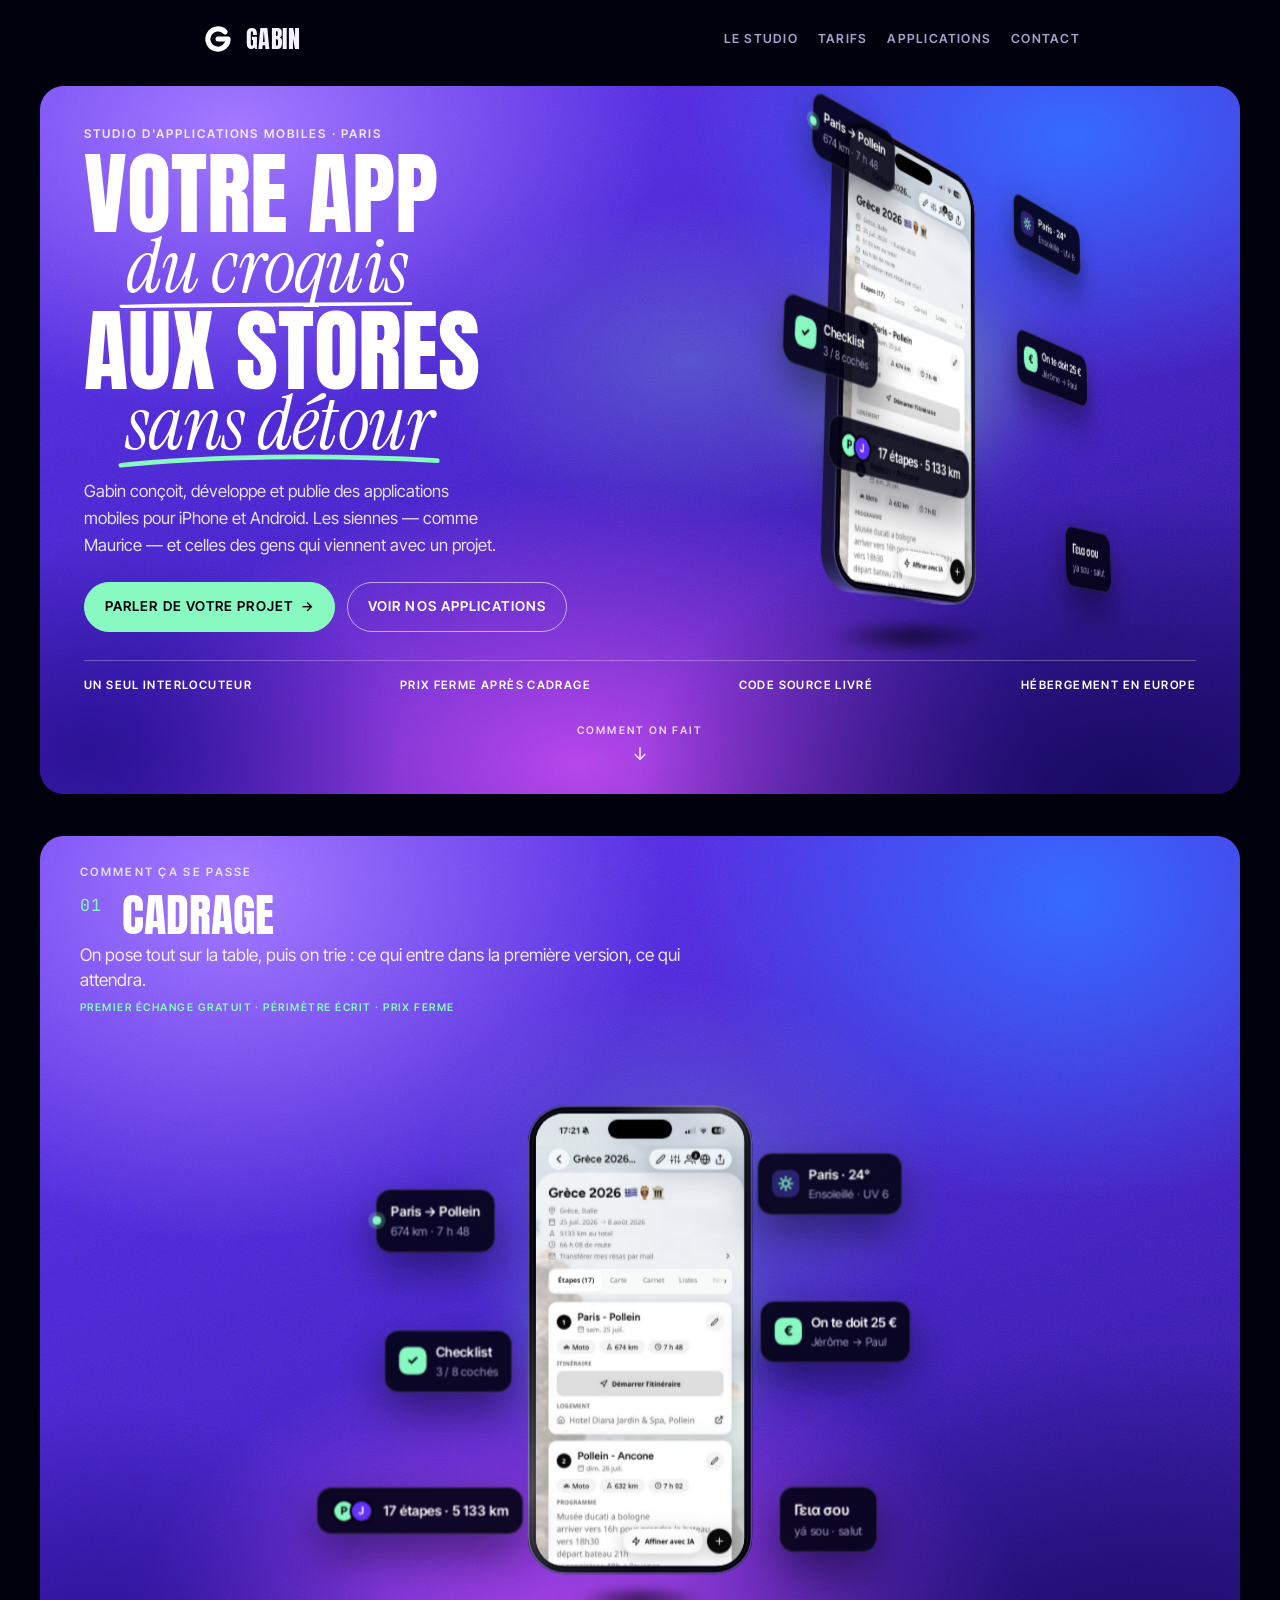
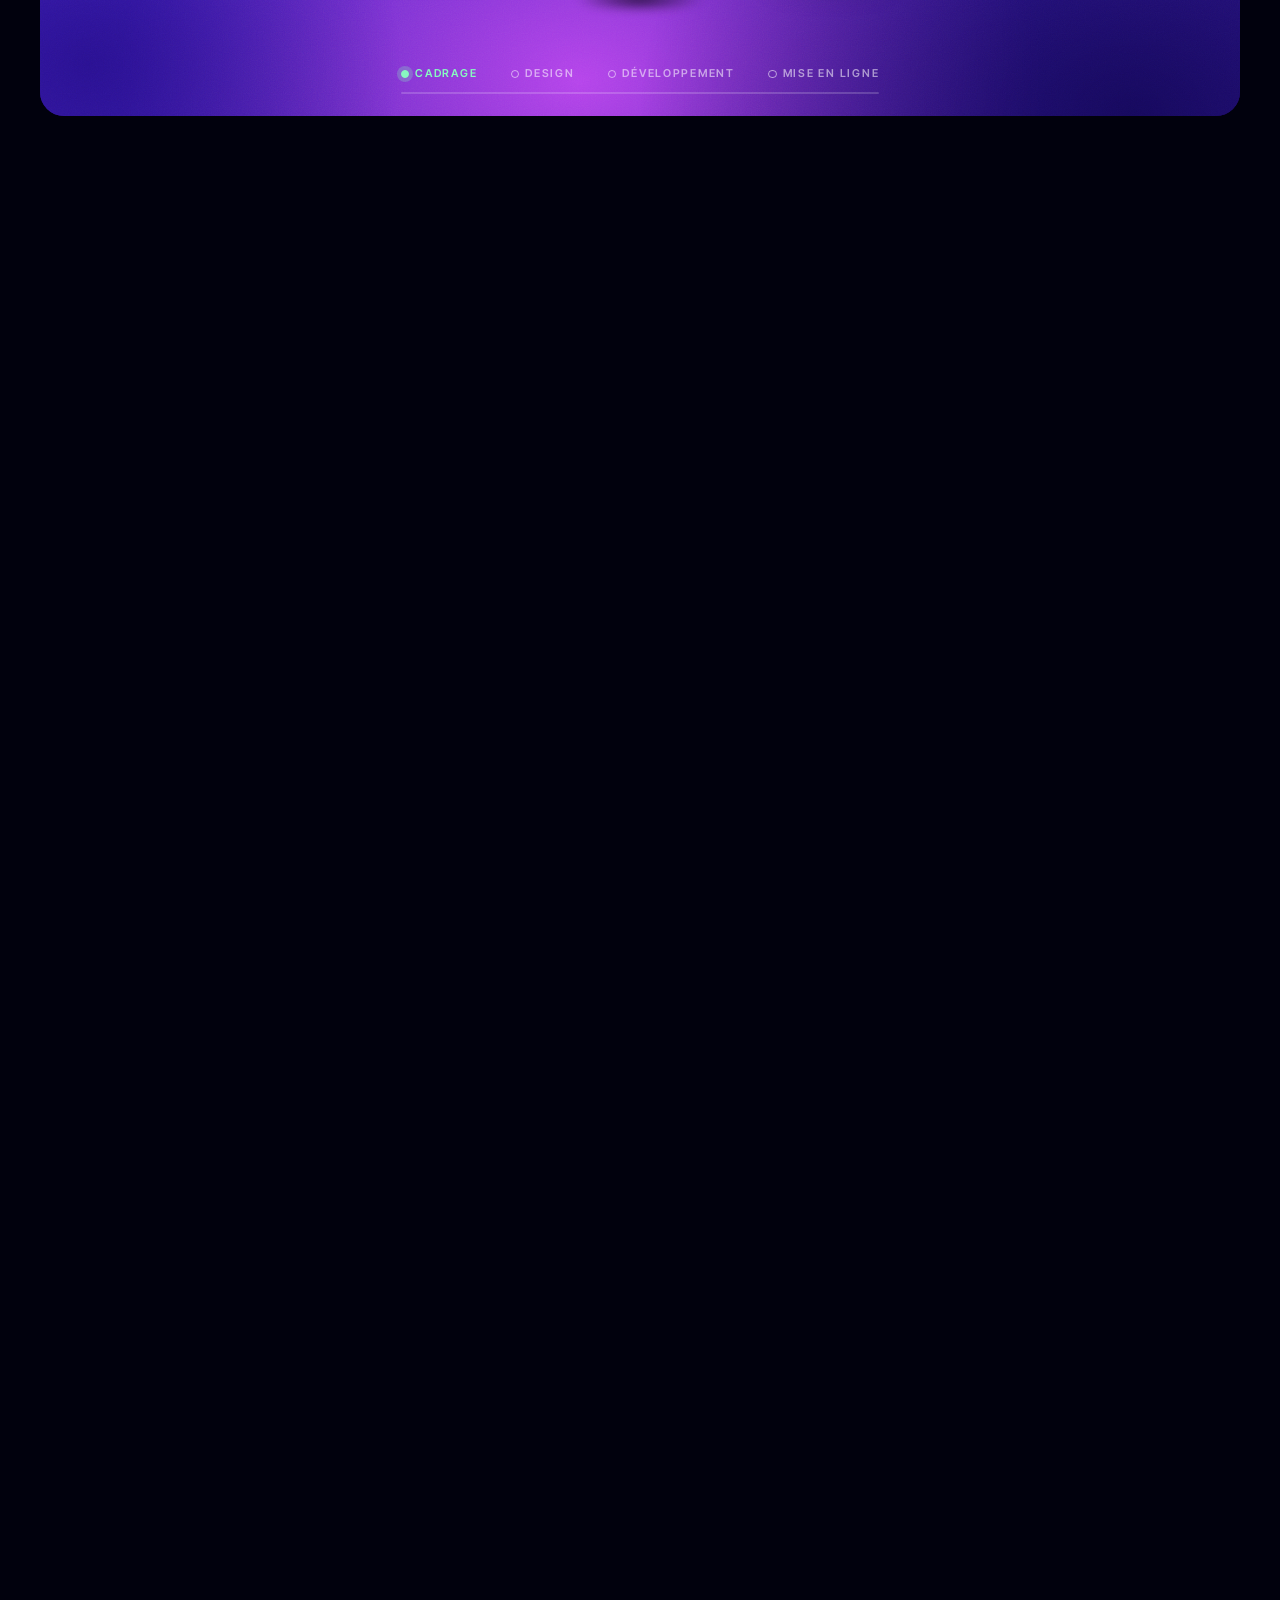
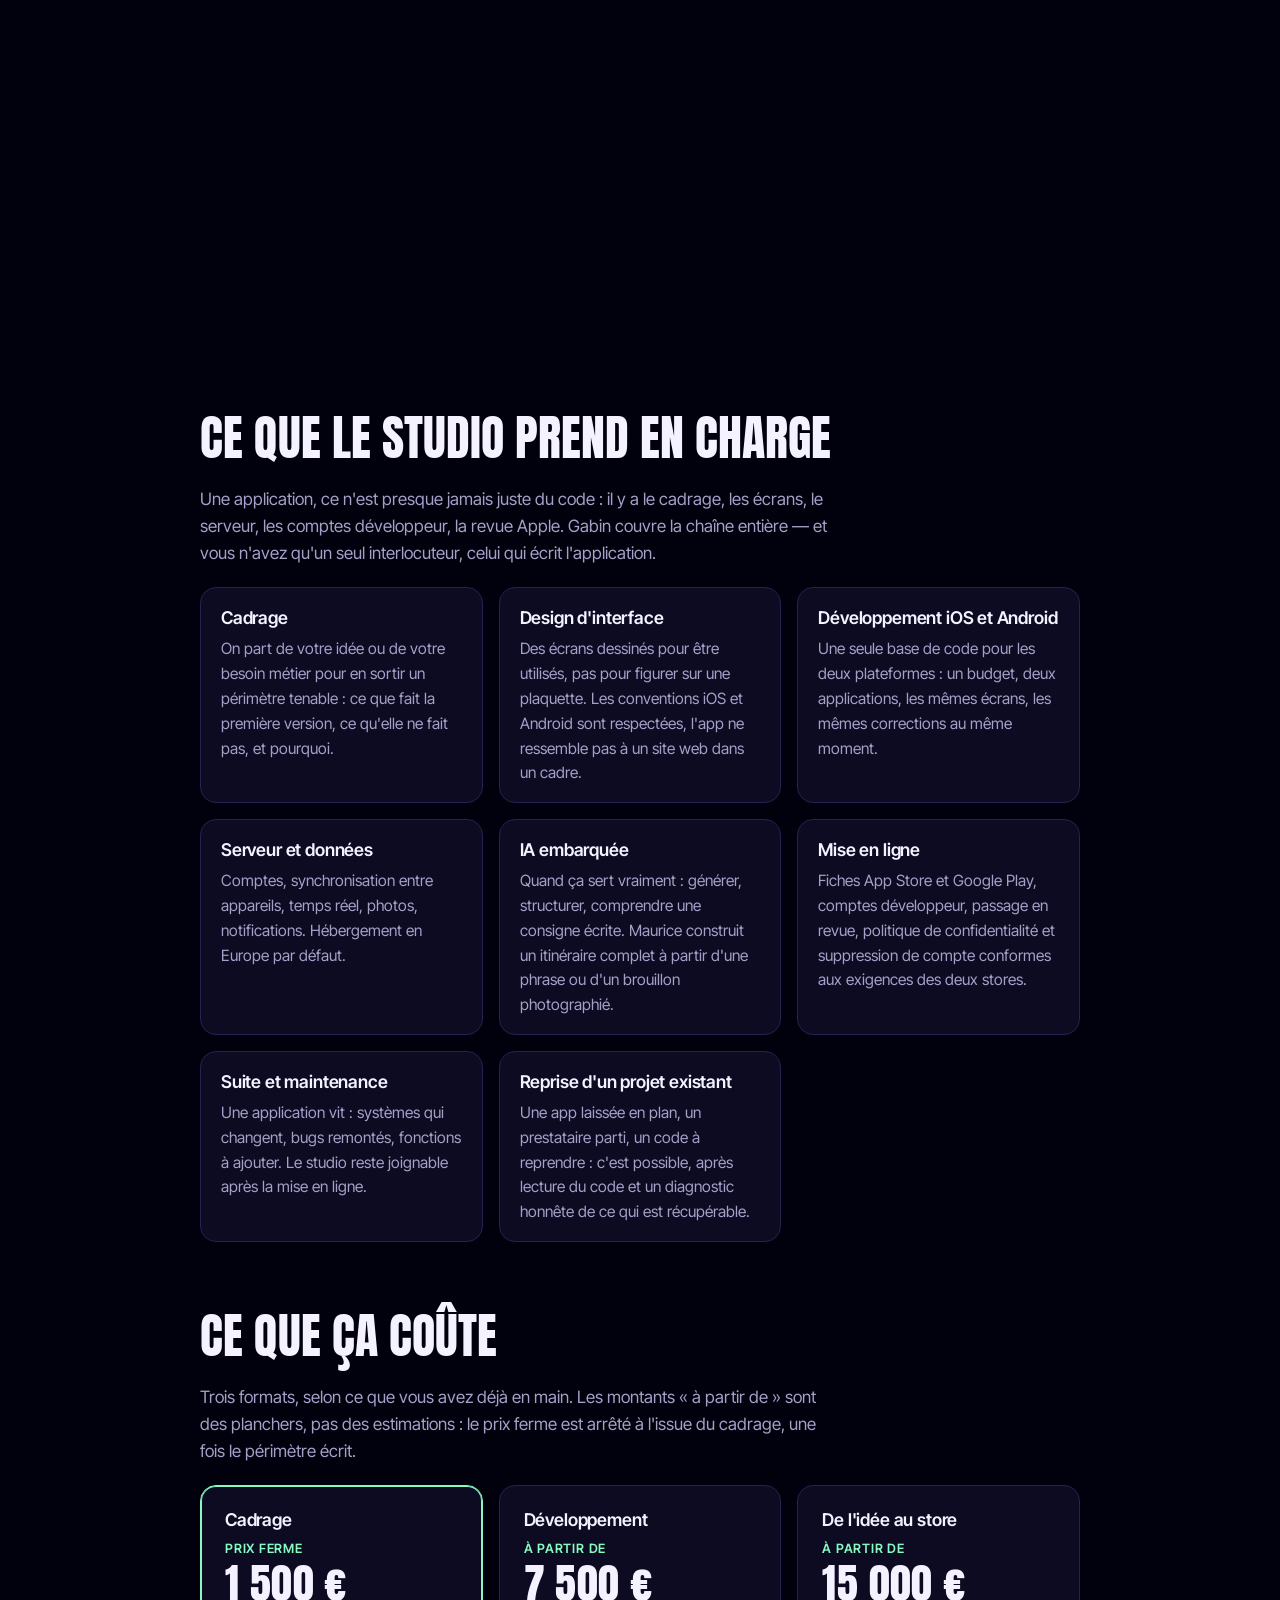
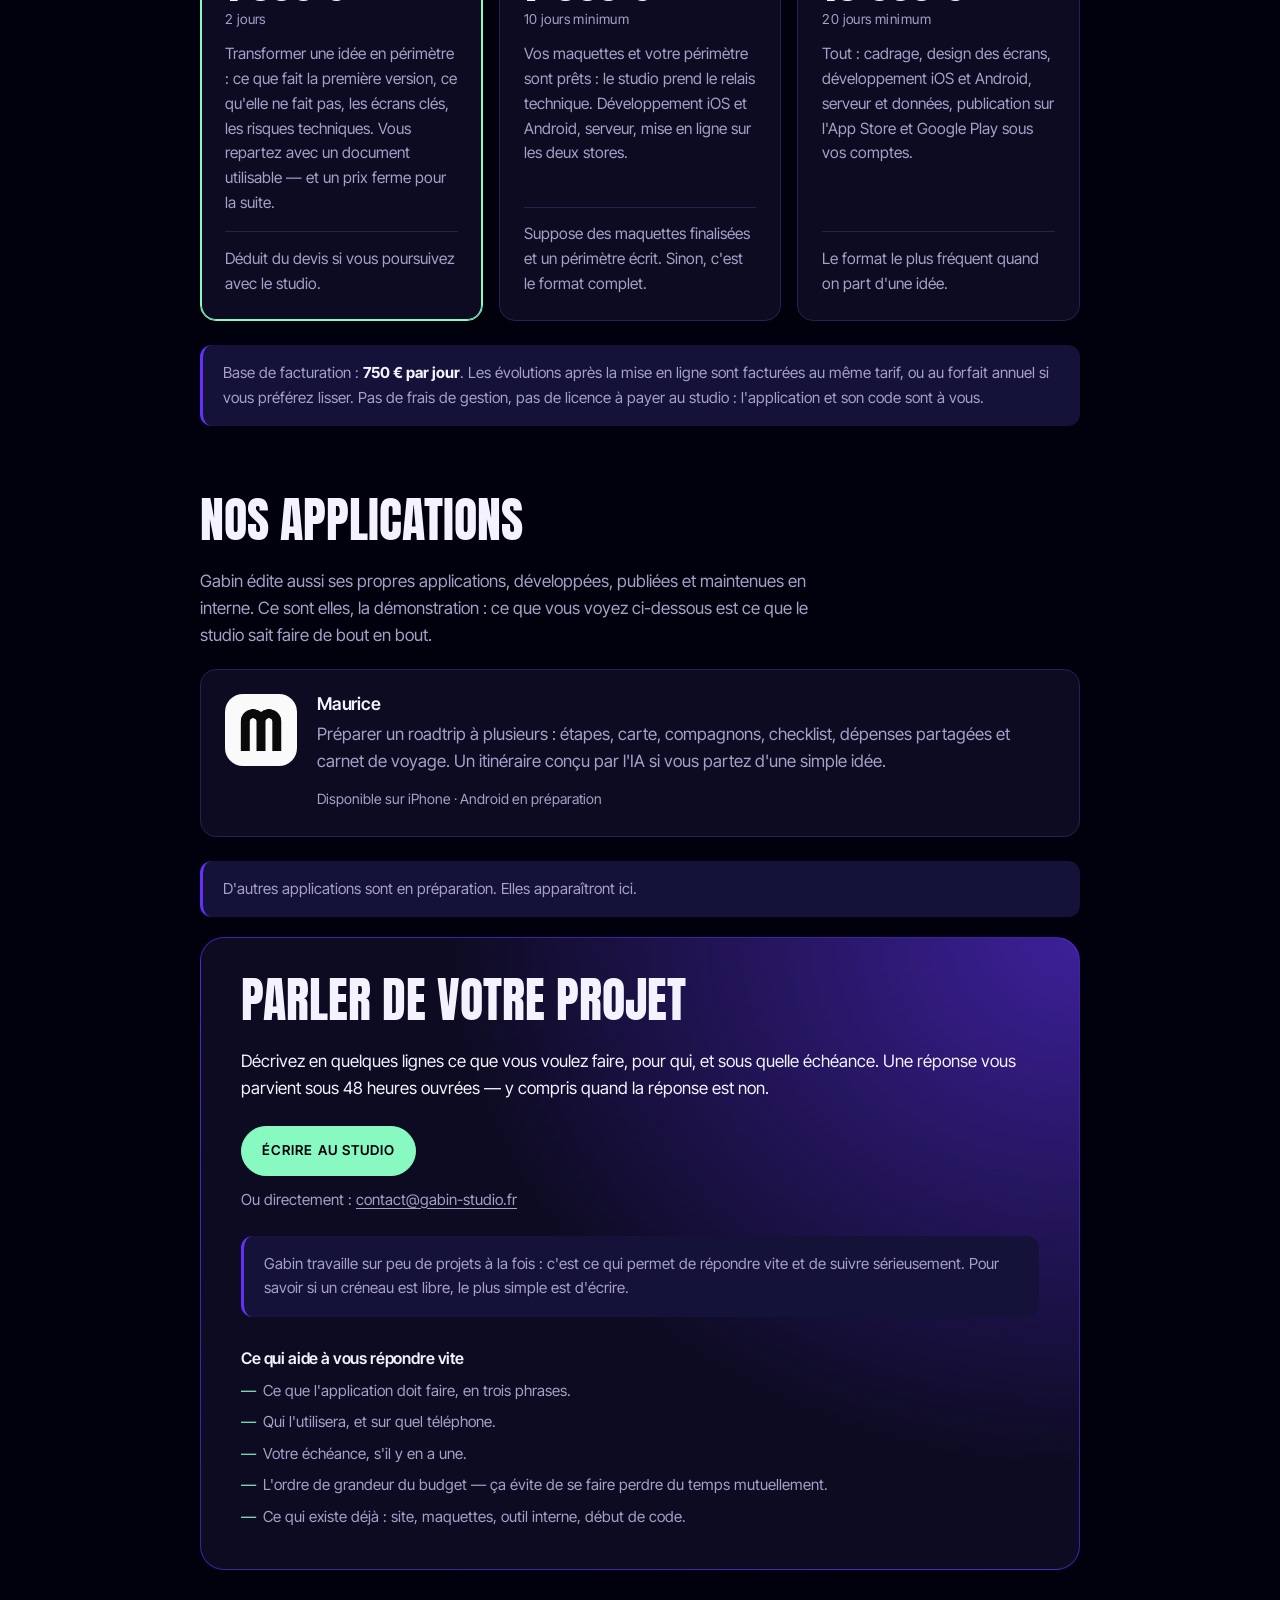
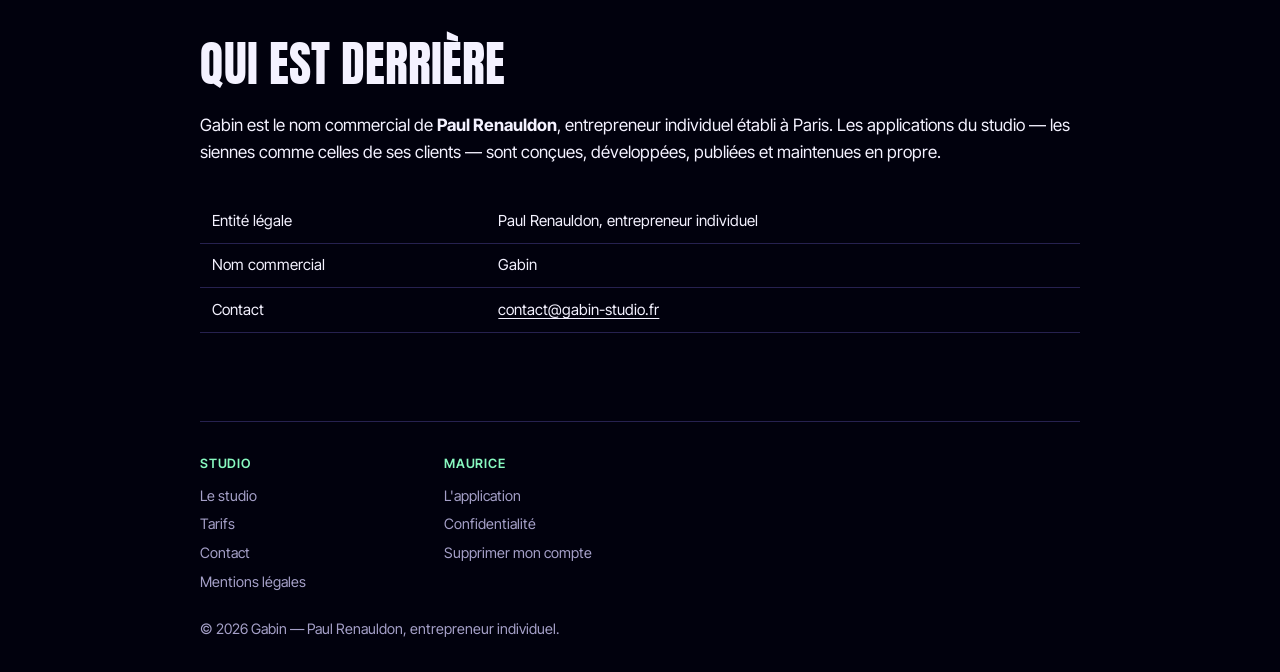
<file: index.html>
<!doctype html>
<html lang="fr">
<head>
  <meta charset="utf-8">
  <meta name="viewport" content="width=device-width, initial-scale=1, viewport-fit=cover">
  <title>Gabin — studio d'applications mobiles iOS et Android</title>
  <meta name="description" content="Gabin est un studio parisien qui conçoit, développe et publie des applications mobiles iOS et Android — les vôtres comme les siennes. Cadrage, design, développement, mise en ligne sur les stores.">
  <!-- Vérification Google Search Console : coller ici la balise <meta name="google-site-verification" content="…"> fournie par Google. -->
  <link rel="icon" href="assets/favicon.png">
  <link rel="apple-touch-icon" href="assets/icon.png">
  <meta property="og:title" content="Gabin — studio d'applications mobiles">
  <meta property="og:description" content="On conçoit, développe et publie votre application iOS et Android. Un seul interlocuteur : celui qui écrit l'app.">
  <meta property="og:image" content="assets/icon.png">
  <meta property="og:type" content="website">
  <link rel="preconnect" href="https://fonts.googleapis.com">
  <link rel="preconnect" href="https://fonts.gstatic.com" crossorigin>
  <link href="https://fonts.googleapis.com/css2?family=Anton&family=Instrument+Serif:ital@0;1&family=Inter+Tight:wght@400;500;600;700&family=Noto+Sans:wght@400;600&family=Caveat:wght@500;700&family=JetBrains+Mono:wght@400;500&display=swap" rel="stylesheet">
  <link rel="stylesheet" href="styles.css">
  <script>document.documentElement.classList.add("js");if(!matchMedia("(prefers-reduced-motion: reduce)").matches)document.documentElement.classList.add("intro")</script>
</head>
<body>
  <div class="wrap">
    <header class="top">
      <a class="brand" href="./"><img src="assets/gabin.svg" alt="" width="36" height="36">Gabin</a>
      <nav class="top-links" aria-label="Navigation">
        <a href="#studio">Le studio</a>
        <a href="#tarifs">Tarifs</a>
        <a href="#applications">Applications</a>
        <a href="#contact">Contact</a>
      </nav>
    </header>

    <main>
      <section class="hero poster hero--phone" data-hero>
        <div class="mesh" aria-hidden="true"><i></i><i></i><i></i><i></i><i></i><i></i></div>
        <div class="hero-grid2">
          <div class="hero-head">
            <p class="eyebrow">Studio d'applications mobiles · Paris</p>
            <h1 class="hero-title">
              <span class="t-block">Votre app</span>
              <span class="t-serif t-mark">du croquis<svg class="mark" viewBox="0 0 420 30" aria-hidden="true" data-mark="pencil"><path d="M5 17 C87 14, 170 14, 414 13 M6 18 C118 18, 230 17, 414 14" pathLength="1" stroke-width="3.4" stroke="#fff"/></svg></span>
              <span class="t-block">aux stores</span>
              <span class="t-serif t-mark">sans détour<svg class="mark mark--mint" viewBox="0 0 420 30" aria-hidden="true" data-mark="mint"><path pathLength="1" d="M6 21 C 120 9, 270 7, 414 15"/></svg></span>
            </h1>
          </div>
          <div class="hero-phone" data-hero-phone aria-hidden="true">
        <div class="device-scene" data-scene>
          <div class="device-glow"></div>
          <div class="device" data-device>
            <div class="device-body">
              <div class="device-edge" style="--z:-1"></div><div class="device-edge" style="--z:-2"></div><div class="device-edge" style="--z:-3"></div><div class="device-edge" style="--z:-4"></div><div class="device-edge" style="--z:-5"></div><div class="device-edge" style="--z:-6"></div><div class="device-edge" style="--z:-7"></div><div class="device-edge" style="--z:-8"></div><div class="device-edge" style="--z:-9"></div><div class="device-edge" style="--z:-10"></div>
              <div class="device-back"><span>m</span></div>
              <div class="device-buttons"><i></i><i></i><i></i></div>
              <div class="device-front">
                <div class="device-bezel"></div>
                <div class="device-screen" data-screen>
                  <div class="screen-live" data-live>
                    <img class="screen-base" src="assets/ecrans/base.jpg" alt="" width="480" height="1043">
                    <div class="tabbar" data-tabbar>
                      <div class="tabbar-track" data-track>
                        <span class="tab-pill" data-pill></span>
                        <span class="tab is-active">Étapes (17)</span><span class="tab">Carte</span><span class="tab">Carnet</span><span class="tab">Listes</span><span class="tab">Notes</span><span class="tab">Dépenses</span><span class="tab">Lexique</span><span class="tab">Infos</span>
                      </div>
                    </div>
                    <div class="tab-panels">
                      <img class="tab-panel is-active" data-tab="0" src="assets/ecrans/onglet-etapes.jpg" alt="" width="480" height="628">
                      <img class="tab-panel" data-tab="1" src="assets/ecrans/onglet-carte.jpg" alt="" width="480" height="628">
                      <img class="tab-panel" data-tab="5" src="assets/ecrans/onglet-depenses.jpg" alt="" width="480" height="628">
                      <img class="tab-panel" data-tab="6" src="assets/ecrans/onglet-lexique.jpg" alt="" width="480" height="628">
                    </div>
                    <div class="sheet-dim" data-dim></div>
                    <img class="sheet-top" data-sheet-top="participants" src="assets/ecrans/feuille-participants-haut.jpg" alt="" width="480" height="74">
                    <img class="sheet" data-sheet="resas" src="assets/ecrans/feuille-resas.jpg" alt="" width="480" height="695" loading="lazy">
                    <img class="sheet" data-sheet="participants" src="assets/ecrans/feuille-participants.jpg" alt="" width="480" height="969" loading="lazy">
                    <div class="device-tap"></div>
                  </div>
                  <div class="screen-island" data-island></div>
                  <div class="screen-light" data-light></div>
                </div>
                <div class="device-glare"></div>
              </div>
            </div>
            <div class="device-notif" data-notif><img src="assets/icon.png" alt="" width="40" height="40"><p><span class="n-top"><b>App Store</b><span>maintenant</span></span><b class="n-title">Maurice est disponible</b><span class="n-sub">Version 1.0 · iPhone</span></p></div>
            <div class="chip chip--a"><b>Paris → Pollein</b><small>674 km · 7 h 48</small></div>
            <div class="chip chip--b"><span class="chip-check">€</span><b>On te doit 25 €</b><small>Jérôme → Paul</small></div>
            <div class="chip chip--c"><span class="chip-avatars"><i>P</i><i>J</i></span><b>17 étapes · 5 133 km</b></div>
            <div class="chip chip--d"><span class="chip-ico"><svg viewBox="0 0 16 16" aria-hidden="true"><circle cx="8" cy="8" r="3"/><path d="M8 1.5v1.6M8 12.9v1.6M1.5 8h1.6M12.9 8h1.6M3.4 3.4l1.1 1.1M11.5 11.5l1.1 1.1M3.4 12.6l1.1-1.1M11.5 4.5l1.1-1.1"/></svg></span><b>Paris · 24°</b><small>Ensoleillé · UV 6</small></div>
            <div class="chip chip--e"><span class="chip-check">✓</span><b>Checklist</b><small>3 / 8 cochés</small></div>
            <div class="chip chip--f"><b>Γεια σου</b><small>yá sou · salut</small></div>
          </div>
          <div class="device-shadow"></div>
        </div>
          </div>
          <div class="hero-text">
            <p class="lead">Gabin conçoit, développe et publie des applications mobiles pour iPhone et Android. Les siennes — comme Maurice — et celles des gens qui viennent avec un projet.</p>
            <div class="cta-row">
              <a class="btn btn--primary" href="#contact">Parler de votre projet <span aria-hidden="true">→</span></a>
              <a class="btn btn--ghost" href="#applications">Voir nos applications</a>
            </div>
          </div>
        </div>
        <ul class="poster-facts">
          <li>Un seul interlocuteur</li>
          <li>Prix ferme après cadrage</li>
          <li>Code source livré</li>
          <li>Hébergement en Europe</li>
        </ul>
        <a class="scroll-cue" href="#methode">Comment on fait<svg viewBox="0 0 20 20" aria-hidden="true"><path d="M10 3v13M4.5 10.5 10 16l5.5-5.5"/></svg></a>
      </section>

      <section class="story" id="methode" data-story>
        <div class="story-pin" data-pin>
          <div class="story-card">
            <div class="mesh" aria-hidden="true"><i></i><i></i><i></i><i></i><i></i><i></i></div>
            <div class="story-head">
              <h2 class="story-kicker">Comment ça se passe</h2>
              <ol class="story-caps">
              <li class="story-cap is-active" data-cap="0">
                <h3><span class="story-num">01</span> Cadrage</h3>
                <p>On pose tout sur la table, puis on trie : ce qui entre dans la première version, ce qui attendra.</p>
                <p class="story-meta">Premier échange gratuit · périmètre écrit · prix ferme</p>
              </li>
              <li class="story-cap" data-cap="1">
                <h3><span class="story-num">02</span> Design</h3>
                <p>Plusieurs pistes visuelles pour le même écran. Vous choisissez, on affine.</p>
                <p class="story-meta">Les conventions d'iPhone et d'Android respectées</p>
              </li>
              <li class="story-cap" data-cap="2">
                <h3><span class="story-num">03</span> Développement</h3>
                <p>Le code donne vie à la maquette retenue, écran par écran.</p>
                <p class="story-meta">Une seule base de code pour iPhone et Android · une version à tester à chaque jalon</p>
              </li>
              <li class="story-cap" data-cap="3">
                <h3><span class="story-num">04</span> Mise en ligne</h3>
                <p>Votre app arrive sur l'App Store et Google Play, sous vos propres comptes.</p>
                <p class="story-meta">Code source livré · un suivi si vous le souhaitez</p>
                <a class="btn btn--primary story-cta" href="#contact">Parler de votre projet <span aria-hidden="true">→</span></a>
              </li>
              </ol>
            </div>
            <div class="story-body">
              <div class="stage-box">
              <div class="stage" data-stage aria-hidden="true">
                <svg class="stage-ink" data-ink><path class="ink-arrow" data-arrow="0" pathLength="1"/><path class="ink-arrow" data-arrow="1" pathLength="1"/><path class="ink-frame" data-frame pathLength="1"/></svg>
                <div class="stamp" data-stamp><span>Version 1</span></div>
                <p class="board-label" data-blabel="qui">Pour qui ?</p>
                <p class="board-label" data-blabel="comment">Comment ?</p>
                <p class="board-label" data-blabel="modele">Modèle éco.</p>
                <p class="board-label" data-blabel="idees">Les idées</p>
                <p class="board-label" data-blabel="mvp">Dans la première version</p>
                <p class="board-label board-label--muted" data-blabel="tard">Plus tard</p>
                <div class="postit postit--ctx" data-pi="qui"><span>Les groupes qui partent en roadtrip</span></div>
                <div class="postit postit--ctx" data-pi="comment"><span>iPhone d’abord, on rejoint par un lien</span></div>
                <div class="postit postit--ctx" data-pi="modele"><span>Freemium, zéro pub</span></div>
                <div class="postit" data-pi="etapes"><span>Étapes &amp; itinéraire</span><i class="pi-check" data-picheck="etapes"><svg viewBox="0 0 16 16" aria-hidden="true"><path pathLength="1" d="M3.4 8.6 6.5 11.5 12.6 4.8"/></svg></i></div>
                <div class="postit" data-pi="carte"><span>Carte du voyage</span><i class="pi-check" data-picheck="carte"><svg viewBox="0 0 16 16" aria-hidden="true"><path pathLength="1" d="M3.4 8.6 6.5 11.5 12.6 4.8"/></svg></i></div>
                <div class="postit" data-pi="depenses"><span>Dépenses partagées</span><i class="pi-check" data-picheck="depenses"><svg viewBox="0 0 16 16" aria-hidden="true"><path pathLength="1" d="M3.4 8.6 6.5 11.5 12.6 4.8"/></svg></i></div>
                <div class="postit" data-pi="checklist"><span>Checklist</span><i class="pi-check" data-picheck="checklist"><svg viewBox="0 0 16 16" aria-hidden="true"><path pathLength="1" d="M3.4 8.6 6.5 11.5 12.6 4.8"/></svg></i></div>
                <div class="postit" data-pi="chat"><span>Chat de groupe</span></div>
                <div class="postit" data-pi="hotels"><span>Résa d’hôtels</span></div>
                <div class="piste" data-piste="0"><svg viewBox="0 0 920 2000" aria-hidden="true">
    <rect width="920" height="2000" fill="#0E0C24"/>
    <rect x="56" y="156" width="88" height="88" rx="44" fill="#241F52"/><rect x="170" y="186" width="230" height="30" rx="15" fill="#2C2763"/><rect x="500" y="157" width="365" height="86" rx="43" fill="#241F52"/>
    <text x="55" y="384" font-size="104" fill="#F4F2FF" font-family="Anton, Impact, sans-serif" font-weight="400">GRÈCE 2026</text>
    <rect x="55" y="415" width="210" height="30" rx="15" fill="#2C2763"/><rect x="55" y="465" width="380" height="30" rx="15" fill="#2C2763"/><rect x="55" y="515" width="270" height="30" rx="15" fill="#2C2763"/><rect x="55" y="565" width="290" height="30" rx="15" fill="#2C2763"/><rect x="55" y="615" width="470" height="30" rx="15" fill="#2C2763"/>
    <rect x="58" y="686" width="804" height="111" rx="32" fill="#241F52"/><rect x="68" y="697" width="204" height="89" rx="26" fill="#88F9C0"/><text x="170" y="755" font-size="40" fill="#01010D" font-family="'Inter Tight', system-ui, sans-serif" font-weight="700" text-anchor="middle">Étapes</text><text x="380" y="755" font-size="38" fill="#A5A0C8" font-family="'Inter Tight', system-ui, sans-serif" font-weight="500" text-anchor="middle">Carte</text><text x="590" y="755" font-size="38" fill="#A5A0C8" font-family="'Inter Tight', system-ui, sans-serif" font-weight="500" text-anchor="middle">Dépenses</text>
    <rect x="55" y="833" width="810" height="585" rx="48" fill="#1A1640"/><rect x="90" y="890" width="64" height="64" rx="32" fill="#88F9C0"/><text x="186" y="936" font-size="56" fill="#F4F2FF" font-family="'Inter Tight', system-ui, sans-serif" font-weight="700">Paris → Pollein</text><rect x="186" y="962" width="160" height="22" rx="11" fill="#2C2763"/>
    <rect x="92" y="1003" width="170" height="60" rx="30" fill="#241F52"/><rect x="282" y="1003" width="196" height="60" rx="30" fill="#241F52"/><rect x="498" y="1003" width="178" height="60" rx="30" fill="#241F52"/>
    <rect x="92" y="1140" width="736" height="108" rx="28" fill="#88F9C0"/><text x="460" y="1208" font-size="38" fill="#01010D" font-family="'Inter Tight', system-ui, sans-serif" font-weight="700" text-anchor="middle">Démarrer l’itinéraire</text>
    <rect x="92" y="1281" width="150" height="24" rx="12" fill="#2C2763"/><rect x="92" y="1340" width="600" height="32" rx="16" fill="#2C2763"/>
    <rect x="55" y="1446" width="810" height="600" rx="48" fill="#1A1640"/><rect x="90" y="1503" width="64" height="64" rx="32" fill="#88F9C0"/><text x="186" y="1549" font-size="56" fill="#F4F2FF" font-family="'Inter Tight', system-ui, sans-serif" font-weight="700">Pollein → Ancone</text>
    <rect x="92" y="1616" width="170" height="60" rx="30" fill="#241F52"/><rect x="282" y="1616" width="196" height="60" rx="30" fill="#241F52"/><rect x="498" y="1616" width="178" height="60" rx="30" fill="#241F52"/>
    <rect x="388" y="1842" width="350" height="100" rx="50" fill="#241F52"/><rect x="757" y="1837" width="106" height="106" rx="53" fill="#88F9C0"/><text x="810" y="1913" font-size="76" fill="#01010D" font-family="'Inter Tight', system-ui, sans-serif" font-weight="700" text-anchor="middle">+</text>
    </svg></div>
                <div class="piste" data-piste="1"><svg viewBox="0 0 920 2000" aria-hidden="true">
    <rect width="920" height="2000" fill="#F3EEE4"/>
    <rect x="56" y="156" width="88" height="88" rx="44" fill="#EAE1D2"/><rect x="170" y="186" width="230" height="30" rx="15" fill="#E0D5C2"/><rect x="500" y="157" width="365" height="86" rx="43" fill="#EAE1D2"/>
    <text x="55" y="384" font-size="112" fill="#2B2118" font-family="'Instrument Serif', Georgia, serif" font-weight="400" font-style="italic">Grèce 2026</text>
    <rect x="55" y="415" width="210" height="30" rx="15" fill="#E0D5C2"/><rect x="55" y="465" width="380" height="30" rx="15" fill="#E0D5C2"/><rect x="55" y="515" width="270" height="30" rx="15" fill="#E0D5C2"/><rect x="55" y="565" width="290" height="30" rx="15" fill="#E0D5C2"/><rect x="55" y="615" width="470" height="30" rx="15" fill="#E0D5C2"/>
    <rect x="58" y="686" width="804" height="111" rx="32" fill="#EAE1D2"/><rect x="68" y="697" width="204" height="89" rx="26" fill="#C8643B"/><text x="170" y="755" font-size="40" fill="#FFFFFF" font-family="'Inter Tight', system-ui, sans-serif" font-weight="700" text-anchor="middle">Étapes</text><text x="380" y="755" font-size="38" fill="#8C7B66" font-family="'Inter Tight', system-ui, sans-serif" font-weight="500" text-anchor="middle">Carte</text><text x="590" y="755" font-size="38" fill="#8C7B66" font-family="'Inter Tight', system-ui, sans-serif" font-weight="500" text-anchor="middle">Dépenses</text>
    <rect x="55" y="833" width="810" height="585" rx="20" fill="#FFFDF8"/><rect x="90" y="890" width="64" height="64" rx="32" fill="#C8643B"/><text x="186" y="936" font-size="56" fill="#2B2118" font-family="'Instrument Serif', Georgia, serif" font-weight="700">Paris → Pollein</text><rect x="186" y="962" width="160" height="22" rx="11" fill="#E0D5C2"/>
    <rect x="92" y="1003" width="170" height="60" rx="30" fill="#EAE1D2"/><rect x="282" y="1003" width="196" height="60" rx="30" fill="#EAE1D2"/><rect x="498" y="1003" width="178" height="60" rx="30" fill="#EAE1D2"/>
    <rect x="92" y="1140" width="736" height="108" rx="28" fill="#2B2118"/><text x="460" y="1208" font-size="38" fill="#F3EEE4" font-family="'Inter Tight', system-ui, sans-serif" font-weight="700" text-anchor="middle">Démarrer l’itinéraire</text>
    <rect x="92" y="1281" width="150" height="24" rx="12" fill="#E0D5C2"/><rect x="92" y="1340" width="600" height="32" rx="16" fill="#E0D5C2"/>
    <rect x="55" y="1446" width="810" height="600" rx="20" fill="#FFFDF8"/><rect x="90" y="1503" width="64" height="64" rx="32" fill="#C8643B"/><text x="186" y="1549" font-size="56" fill="#2B2118" font-family="'Instrument Serif', Georgia, serif" font-weight="700">Pollein → Ancone</text>
    <rect x="92" y="1616" width="170" height="60" rx="30" fill="#EAE1D2"/><rect x="282" y="1616" width="196" height="60" rx="30" fill="#EAE1D2"/><rect x="498" y="1616" width="178" height="60" rx="30" fill="#EAE1D2"/>
    <rect x="388" y="1842" width="350" height="100" rx="50" fill="#EAE1D2"/><rect x="757" y="1837" width="106" height="106" rx="53" fill="#C8643B"/><text x="810" y="1913" font-size="76" fill="#FFFFFF" font-family="'Inter Tight', system-ui, sans-serif" font-weight="700" text-anchor="middle">+</text>
    </svg></div>
                <div class="piste" data-piste="2"><img src="assets/ecrans/base.jpg" alt="" width="480" height="1043"></div>
                <p class="piste-label" data-plabel="0"><i style="background:#0E0C24"></i><i style="background:#6331FB"></i><i style="background:#88F9C0"></i>Nuit</p><p class="piste-label" data-plabel="1"><i style="background:#F3EEE4"></i><i style="background:#C8643B"></i><i style="background:#2B2118"></i>Sable</p><p class="piste-label" data-plabel="2"><i style="background:#FFFFFF"></i><i style="background:#0A0A0A"></i><i style="background:#EEF1F4"></i>Clair</p>
                <p class="keep" data-retenue><svg viewBox="0 0 16 16" aria-hidden="true"><path pathLength="1" d="M3.2 8.6 6.4 11.6 12.8 4.6"/></svg>Retenue</p>
                <p class="piste-label piste-label--ref" data-reflabel>Maquette retenue</p>
                <div class="code" data-code>
                  <p class="code-bar"><i></i><i></i><i></i><span>Etapes.tsx</span></p>
                  <ol class="code-lines">
                  <li data-line="0"><span class="hl"></span><code><span class="k">export function</span> <span class="f">Etapes</span>({ <span class="a">voyage</span> }) {</code></li>
                  <li data-line="1"><span class="hl"></span><code>  <span class="k">return</span> (</code></li>
                  <li data-line="2"><span class="hl"></span><code>    &lt;<span class="t">Ecran</span>&gt;</code></li>
                  <li data-line="3"><span class="hl"></span><code>      &lt;<span class="t">EnTete</span> <span class="a">voyage</span>={voyage} /&gt;</code></li>
                  <li data-line="4"><span class="hl"></span><code>      &lt;<span class="t">Onglets</span> <span class="a">actif</span>=<span class="s">"Étapes"</span> /&gt;</code></li>
                  <li data-line="5"><span class="hl"></span><code>      &lt;<span class="t">Etape</span> <span class="a">trajet</span>=<span class="s">"Paris → Pollein"</span> /&gt;</code></li>
                  <li data-line="6"><span class="hl"></span><code>      &lt;<span class="t">Etape</span> <span class="a">trajet</span>=<span class="s">"Pollein → Ancone"</span> /&gt;</code></li>
                  <li data-line="7"><span class="hl"></span><code>    &lt;/<span class="t">Ecran</span>&gt;</code></li>
                  <li data-line="8"><span class="hl"></span><code>  );</code></li>
                  <li data-line="9"><span class="hl"></span><code>}</code></li>
                  </ol>
                </div>
                <p class="badge" data-badge><i></i><span>Version de test</span><span class="badge-num"><span data-strip><b>0.1</b><b>0.2</b><b>0.3</b></span></span></p>
                <div class="device-scene" data-scene>
                  <div class="device-glow"></div>
                  <div class="device" data-device>
                    <div class="device-body">
                      <div class="device-edge" style="--z:-1"></div><div class="device-edge" style="--z:-2"></div><div class="device-edge" style="--z:-3"></div><div class="device-edge" style="--z:-4"></div><div class="device-edge" style="--z:-5"></div><div class="device-edge" style="--z:-6"></div><div class="device-edge" style="--z:-7"></div><div class="device-edge" style="--z:-8"></div><div class="device-edge" style="--z:-9"></div><div class="device-edge" style="--z:-10"></div>
                      <div class="device-back"><span>m</span></div>
                      <div class="device-buttons"><i></i><i></i><i></i></div>
                      <div class="device-front">
                        <div class="device-bezel"></div>
                        <div class="device-screen" data-screen>
                          <div class="screen-live" data-live>
                            <img class="screen-base" src="assets/ecrans/base.jpg" alt="" width="480" height="1043">
                            <div class="tabbar" data-tabbar>
                              <div class="tabbar-track" data-track>
                                <span class="tab-pill" data-pill></span>
                                <span class="tab is-active">Étapes (17)</span><span class="tab">Carte</span><span class="tab">Carnet</span><span class="tab">Listes</span><span class="tab">Notes</span><span class="tab">Dépenses</span><span class="tab">Lexique</span><span class="tab">Infos</span>
                              </div>
                            </div>
                            <div class="tab-panels">
                              <img class="tab-panel is-active" data-tab="0" src="assets/ecrans/onglet-etapes.jpg" alt="" width="480" height="628">
                              <img class="tab-panel" data-tab="1" src="assets/ecrans/onglet-carte.jpg" alt="" width="480" height="628">
                              <img class="tab-panel" data-tab="5" src="assets/ecrans/onglet-depenses.jpg" alt="" width="480" height="628">
                              <img class="tab-panel" data-tab="6" src="assets/ecrans/onglet-lexique.jpg" alt="" width="480" height="628">
                            </div>
                            <div class="sheet-dim" data-dim></div>
                            <img class="sheet-top" data-sheet-top="participants" src="assets/ecrans/feuille-participants-haut.jpg" alt="" width="480" height="74">
                            <img class="sheet" data-sheet="resas" src="assets/ecrans/feuille-resas.jpg" alt="" width="480" height="695" loading="lazy">
                            <img class="sheet" data-sheet="participants" src="assets/ecrans/feuille-participants.jpg" alt="" width="480" height="969" loading="lazy">
                            <div class="device-tap"></div>
                          </div>
                          <div class="screen-intro" data-intro>
                            <div class="screen-wire" data-wire><svg class="wf" viewBox="0 0 920 2000" aria-hidden="true">
    <rect width="920" height="2000" fill="#fff"/>
    <rect x="56" y="156" width="88" height="88" rx="44" fill="#E6E8F0"/><rect x="170" y="186" width="230" height="30" rx="15" fill="#D3D6E2"/><rect x="500" y="157" width="365" height="86" rx="43" fill="#E6E8F0"/>
    <rect x="55" y="318" width="440" height="66" rx="16" fill="#BFC3D3"/>
    <rect x="55" y="415" width="210" height="30" rx="15" fill="#E6E8F0"/><rect x="55" y="465" width="380" height="30" rx="15" fill="#E6E8F0"/><rect x="55" y="515" width="270" height="30" rx="15" fill="#E6E8F0"/><rect x="55" y="565" width="290" height="30" rx="15" fill="#E6E8F0"/><rect x="55" y="615" width="470" height="30" rx="15" fill="#E6E8F0"/>
    <rect x="58" y="686" width="804" height="111" rx="32" fill="#E6E8F0"/><rect x="68" y="697" width="204" height="89" rx="26" fill="#fff"/>
    <rect x="55" y="833" width="810" height="585" rx="48" fill="#F3F4F8"/><rect x="90" y="890" width="64" height="64" rx="32" fill="#BFC3D3"/><rect x="186" y="882" width="330" height="42" rx="21" fill="#D3D6E2"/><rect x="186" y="945" width="160" height="24" rx="12" fill="#E6E8F0"/>
    <rect x="92" y="1003" width="170" height="60" rx="30" fill="#E6E8F0"/><rect x="282" y="1003" width="196" height="60" rx="30" fill="#E6E8F0"/><rect x="498" y="1003" width="178" height="60" rx="30" fill="#E6E8F0"/>
    <rect x="92" y="1092" width="150" height="24" rx="12" fill="#E6E8F0"/><rect x="92" y="1140" width="736" height="108" rx="28" fill="#E6E8F0"/><rect x="92" y="1281" width="150" height="24" rx="12" fill="#E6E8F0"/><rect x="92" y="1340" width="600" height="32" rx="16" fill="#E6E8F0"/>
    <rect x="55" y="1446" width="810" height="600" rx="48" fill="#F3F4F8"/><rect x="90" y="1503" width="64" height="64" rx="32" fill="#BFC3D3"/><rect x="186" y="1495" width="360" height="42" rx="21" fill="#D3D6E2"/>
    <rect x="92" y="1616" width="170" height="60" rx="30" fill="#E6E8F0"/><rect x="282" y="1616" width="196" height="60" rx="30" fill="#E6E8F0"/><rect x="498" y="1616" width="178" height="60" rx="30" fill="#E6E8F0"/>
    <rect x="388" y="1842" width="350" height="100" rx="50" fill="#D3D6E2"/><rect x="757" y="1837" width="106" height="106" rx="53" fill="#BFC3D3"/>
    </svg></div>
                            <div class="screen-real" data-real="0"></div><div class="screen-real" data-real="1"></div><div class="screen-real" data-real="2"></div><div class="screen-real" data-real="3"></div>
                            <div class="screen-flash" data-flash="0"></div><div class="screen-flash" data-flash="1"></div><div class="screen-flash" data-flash="2"></div><div class="screen-flash" data-flash="3"></div>
                            <div class="screen-scan" data-scan></div>
                          </div>
                          <div class="screen-island" data-island></div>
                          <div class="screen-light" data-light></div>
                        </div>
                        <div class="device-glare"></div>
                      </div>
                    </div>
                    <svg class="device-contour" viewBox="0 0 1000 2089" preserveAspectRatio="none" aria-hidden="true"><path data-contour pathLength="1" d="M500 -16 H830 A186 179 0 0 1 1016 163 V1926 A186 179 0 0 1 830 2105 H170 A186 179 0 0 1 -16 1926 V163 A186 179 0 0 1 170 -16 Z"/></svg>
                    <div class="device-notif" data-notif><img src="assets/icon.png" alt="" width="40" height="40"><p><span class="n-top"><b>App Store</b><span>maintenant</span></span><b class="n-title">Maurice est disponible</b><span class="n-sub">Version 1.0 · iPhone</span></p></div>
                    <div class="chip chip--a"><b>Paris → Pollein</b><small>674 km · 7 h 48</small></div>
                    <div class="chip chip--b"><span class="chip-check">€</span><b>On te doit 25 €</b><small>Jérôme → Paul</small></div>
                    <div class="chip chip--c"><span class="chip-avatars"><i>P</i><i>J</i></span><b>17 étapes · 5 133 km</b></div>
                    <div class="chip chip--d"><span class="chip-ico"><svg viewBox="0 0 16 16" aria-hidden="true"><circle cx="8" cy="8" r="3"/><path d="M8 1.5v1.6M8 12.9v1.6M1.5 8h1.6M12.9 8h1.6M3.4 3.4l1.1 1.1M11.5 11.5l1.1 1.1M3.4 12.6l1.1-1.1M11.5 4.5l1.1-1.1"/></svg></span><b>Paris · 24°</b><small>Ensoleillé · UV 6</small></div>
                    <div class="chip chip--e"><span class="chip-check">✓</span><b>Checklist</b><small>3 / 8 cochés</small></div>
                    <div class="chip chip--f"><b>Γεια σου</b><small>yá sou · salut</small></div>
                  </div>
                  <div class="device-shadow"></div>
                </div>
                <svg class="note-ink" data-note-ink></svg>
                <p class="hero-note" data-note="0"></p><p class="hero-note" data-note="1"></p><p class="hero-note" data-note="2"></p><p class="hero-note" data-note="3"></p>
              </div>
              </div>
            </div>
            <div class="rail" data-rail>
              <ol class="rail-steps">
                <li><button type="button" data-step="0">Cadrage</button></li>
                <li><button type="button" data-step="1">Design</button></li>
                <li><button type="button" data-step="2">Développement</button></li>
                <li><button type="button" data-step="3">Mise en ligne</button></li>
              </ol>
              <span class="rail-track"><span class="rail-fill" data-rail-fill></span></span>
            </div>
          </div>
        </div>
      </section>

      <section id="studio">
        <h2>Ce que le studio prend en charge</h2>
        <p class="lead">Une application, ce n'est presque jamais juste du code : il y a le cadrage, les écrans, le serveur, les comptes développeur, la revue Apple. Gabin couvre la chaîne entière — et vous n'avez qu'un seul interlocuteur, celui qui écrit l'application.</p>
        <div class="grid">
          <article class="card"><h3>Cadrage</h3><p>On part de votre idée ou de votre besoin métier pour en sortir un périmètre tenable : ce que fait la première version, ce qu'elle ne fait pas, et pourquoi.</p></article>
          <article class="card"><h3>Design d'interface</h3><p>Des écrans dessinés pour être utilisés, pas pour figurer sur une plaquette. Les conventions iOS et Android sont respectées, l'app ne ressemble pas à un site web dans un cadre.</p></article>
          <article class="card"><h3>Développement iOS et Android</h3><p>Une seule base de code pour les deux plateformes : un budget, deux applications, les mêmes écrans, les mêmes corrections au même moment.</p></article>
          <article class="card"><h3>Serveur et données</h3><p>Comptes, synchronisation entre appareils, temps réel, photos, notifications. Hébergement en Europe par défaut.</p></article>
          <article class="card"><h3>IA embarquée</h3><p>Quand ça sert vraiment : générer, structurer, comprendre une consigne écrite. Maurice construit un itinéraire complet à partir d'une phrase ou d'un brouillon photographié.</p></article>
          <article class="card"><h3>Mise en ligne</h3><p>Fiches App Store et Google Play, comptes développeur, passage en revue, politique de confidentialité et suppression de compte conformes aux exigences des deux stores.</p></article>
          <article class="card"><h3>Suite et maintenance</h3><p>Une application vit : systèmes qui changent, bugs remontés, fonctions à ajouter. Le studio reste joignable après la mise en ligne.</p></article>
          <article class="card"><h3>Reprise d'un projet existant</h3><p>Une app laissée en plan, un prestataire parti, un code à reprendre : c'est possible, après lecture du code et un diagnostic honnête de ce qui est récupérable.</p></article>
        </div>
      </section>

      <section id="tarifs">
        <h2>Ce que ça coûte</h2>
        <p class="lead">Trois formats, selon ce que vous avez déjà en main. Les montants « à partir de » sont des planchers, pas des estimations : le prix ferme est arrêté à l'issue du cadrage, une fois le périmètre écrit.</p>
        <div class="offers">
          <article class="offer offer--feature">
            <h3>Cadrage</h3>
            <p class="price"><span class="price-from">prix ferme</span>1 500 €<small>2 jours</small></p>
            <p>Transformer une idée en périmètre : ce que fait la première version, ce qu'elle ne fait pas, les écrans clés, les risques techniques. Vous repartez avec un document utilisable — et un prix ferme pour la suite.</p>
            <p class="offer-flag">Déduit du devis si vous poursuivez avec le studio.</p>
          </article>
          <article class="offer">
            <h3>Développement</h3>
            <p class="price"><span class="price-from">à partir de</span>7 500 €<small>10 jours minimum</small></p>
            <p>Vos maquettes et votre périmètre sont prêts : le studio prend le relais technique. Développement iOS et Android, serveur, mise en ligne sur les deux stores.</p>
            <p class="offer-flag">Suppose des maquettes finalisées et un périmètre écrit. Sinon, c'est le format complet.</p>
          </article>
          <article class="offer">
            <h3>De l'idée au store</h3>
            <p class="price"><span class="price-from">à partir de</span>15 000 €<small>20 jours minimum</small></p>
            <p>Tout : cadrage, design des écrans, développement iOS et Android, serveur et données, publication sur l'App Store et Google Play sous vos comptes.</p>
            <p class="offer-flag">Le format le plus fréquent quand on part d'une idée.</p>
          </article>
        </div>
        <p class="note">Base de facturation : <strong>750 € par jour</strong>. Les évolutions après la mise en ligne sont facturées au même tarif, ou au forfait annuel si vous préférez lisser. Pas de frais de gestion, pas de licence à payer au studio : l'application et son code sont à vous.</p>
      </section>

      <section id="applications">
        <h2>Nos applications</h2>
        <p class="lead">Gabin édite aussi ses propres applications, développées, publiées et maintenues en interne. Ce sont elles, la démonstration : ce que vous voyez ci-dessous est ce que le studio sait faire de bout en bout.</p>
        <div class="apps">
          <a class="app-card" href="maurice.html">
            <img src="assets/icon.png" alt="" width="72" height="72">
            <div>
              <h3>Maurice</h3>
              <p>Préparer un roadtrip à plusieurs : étapes, carte, compagnons, checklist, dépenses partagées et carnet de voyage. Un itinéraire conçu par l'IA si vous partez d'une simple idée.</p>
              <span class="app-meta">Disponible sur iPhone · Android en préparation</span>
            </div>
          </a>
        </div>
        <p class="note">D'autres applications sont en préparation. Elles apparaîtront ici.</p>
      </section>

      <section id="contact">
        <div class="contact-panel">
          <h2>Parler de votre projet</h2>
          <p>Décrivez en quelques lignes ce que vous voulez faire, pour qui, et sous quelle échéance. Une réponse vous parvient sous 48 heures ouvrées — y compris quand la réponse est non.</p>
          <div class="cta-row">
            <a class="btn btn--primary" href="mailto:contact@gabin-studio.fr?subject=Projet%20d%27application&amp;body=Bonjour%2C%0A%0ACe%20que%20je%20voudrais%20faire%20%3A%0A%0AQui%20utilisera%20l%27application%20%3A%0A%0AMon%20%C3%A9ch%C3%A9ance%20%3A%0A%0AMon%20budget%20%3A%0A%0AL%27existant%20%28site%2C%20maquettes%2C%20outil%20interne%29%20%3A%0A%0A">Écrire au studio</a>
          </div>
          <p class="meta">Ou directement : <a href="mailto:contact@gabin-studio.fr">contact@gabin-studio.fr</a></p>
          <p class="note">Gabin travaille sur peu de projets à la fois : c'est ce qui permet de répondre vite et de suivre sérieusement. Pour savoir si un créneau est libre, le plus simple est d'écrire.</p>
          <h3>Ce qui aide à vous répondre vite</h3>
          <ul class="checklist">
            <li>Ce que l'application doit faire, en trois phrases.</li>
            <li>Qui l'utilisera, et sur quel téléphone.</li>
            <li>Votre échéance, s'il y en a une.</li>
            <li>L'ordre de grandeur du budget — ça évite de se faire perdre du temps mutuellement.</li>
            <li>Ce qui existe déjà : site, maquettes, outil interne, début de code.</li>
          </ul>
        </div>
      </section>

      <section id="editeur">
        <h2>Qui est derrière</h2>
        <p>Gabin est le nom commercial de <strong>Paul Renauldon</strong>, entrepreneur individuel établi à Paris. Les applications du studio — les siennes comme celles de ses clients — sont conçues, développées, publiées et maintenues en propre.</p>
        <div class="table-wrap">
          <table>
            <tbody>
              <tr><td data-label="Entité">Entité légale</td><td data-label="Valeur">Paul Renauldon, entrepreneur individuel</td></tr>
              <tr><td data-label="Entité">Nom commercial</td><td data-label="Valeur">Gabin</td></tr>
              <tr><td data-label="Entité">Contact</td><td data-label="Valeur"><a href="mailto:contact@gabin-studio.fr">contact@gabin-studio.fr</a></td></tr>
            </tbody>
          </table>
        </div>
      </section>
    </main>

    <footer class="bottom">
      <nav class="site-map" aria-label="Plan du site">
        <div>
          <p class="site-map-head">Studio</p>
          <ul>
          <li><a href="./">Le studio</a></li>
          <li><a href="./#tarifs">Tarifs</a></li>
          <li><a href="mailto:contact@gabin-studio.fr">Contact</a></li>
          <li><a href="./mentions-legales.html">Mentions légales</a></li>
          </ul>
        </div>
        <div>
          <p class="site-map-head">Maurice</p>
          <ul>
          <li><a href="./maurice.html">L'application</a></li>
          <li><a href="./confidentialite.html">Confidentialité</a></li>
          <li><a href="./supprimer-compte.html">Supprimer mon compte</a></li>
          </ul>
        </div>
      </nav>
      <div>© 2026 Gabin — Paul Renauldon, entrepreneur individuel.</div>
    </footer>
  </div>
  <script src="hero.js" defer></script>
</body>
</html>
</file>
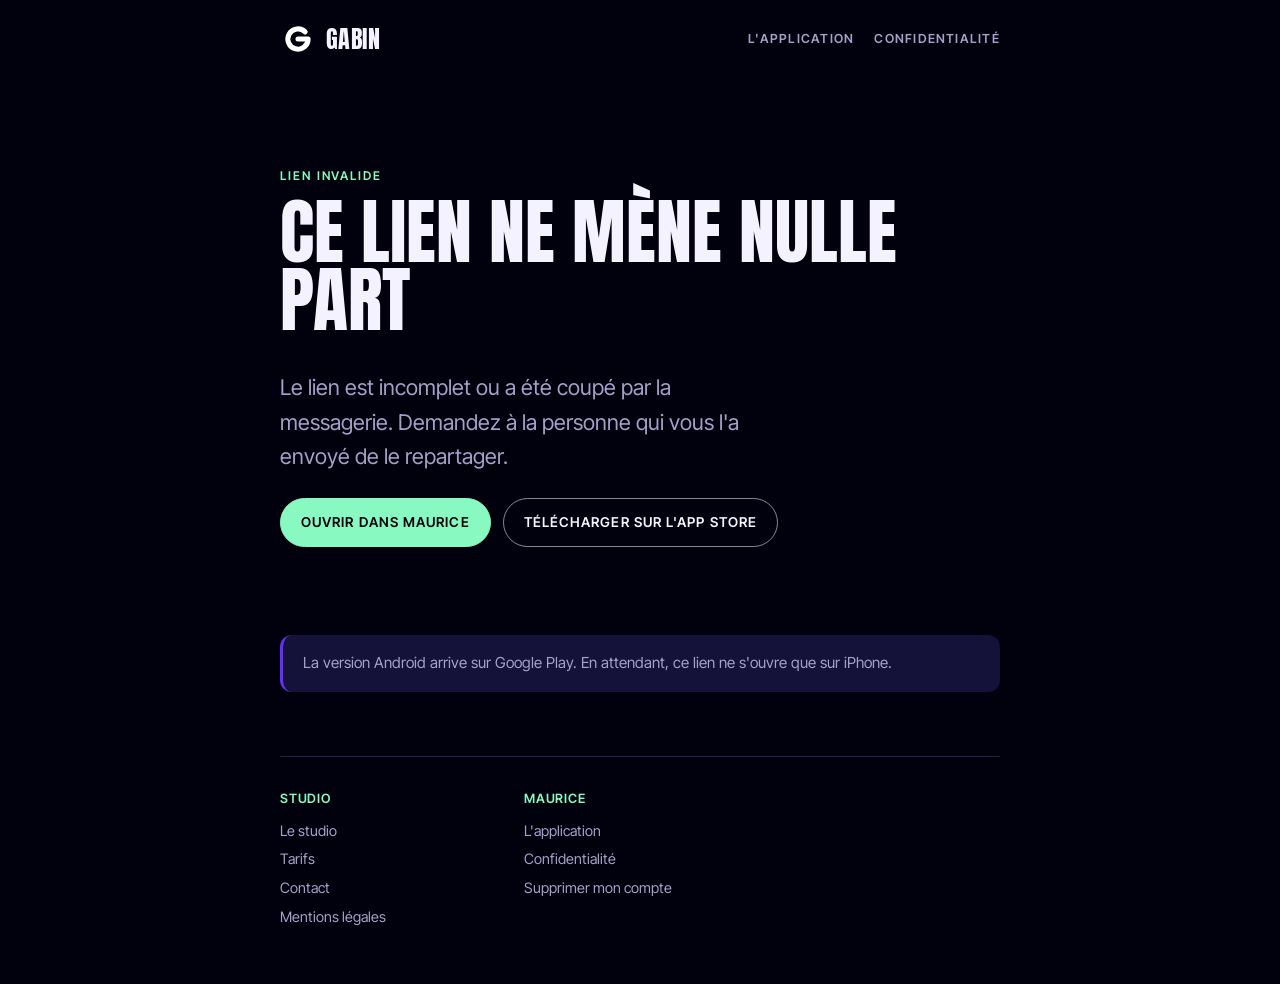
<file: ouvrir/index.html>
<!doctype html>
<html lang="fr">
<head>
  <meta charset="utf-8">
  <meta name="viewport" content="width=device-width, initial-scale=1, viewport-fit=cover">
  <title>Ouvrir dans Maurice</title>
  <meta name="description" content="Ouvrez ce carnet de voyage ou ce roadtrip dans l'application Maurice.">
  <!-- Page de rebond d'un lien privé : elle n'a rien à faire dans un moteur de recherche. -->
  <meta name="robots" content="noindex, nofollow">
  <!-- ⚠️ CETTE PAGE DOIT RESTER SERVIE À `/ouvrir` (d'où le dossier, et non un
       `ouvrir.html`) : c'est le chemin déclaré dans
       `.well-known/apple-app-site-association`, celui que l'app route, et celui
       que construisent l'app et l'Edge Function `join`. Le renommer casse les
       Universal Links ET les liens déjà partagés. -->
  <link rel="icon" href="/assets/favicon.png">
  <link rel="apple-touch-icon" href="/assets/icon.png">
  <link rel="preconnect" href="https://fonts.googleapis.com">
  <link rel="preconnect" href="https://fonts.gstatic.com" crossorigin>
  <link href="https://fonts.googleapis.com/css2?family=Anton&family=Instrument+Serif:ital@0;1&family=Inter+Tight:wght@400;500;600;700&display=swap" rel="stylesheet">
  <link rel="stylesheet" href="/styles.css">
</head>
<body>
  <div class="wrap wrap--narrow">
    <header class="top">
      <a class="brand" href="/"><img src="/assets/gabin.svg" alt="" width="36" height="36">Gabin</a>
      <nav class="top-links" aria-label="Navigation">
        <a href="/maurice.html">L'application</a>
        <a href="/confidentialite.html">Confidentialité</a>
      </nav>
    </header>

    <main>
      <section class="hero hero--plain">
        <p class="eyebrow" id="eyebrow">Invitation</p>
        <h1 id="title">Ouvrir dans Maurice</h1>
        <p class="lead" id="lead">Maurice est une application iPhone : le contenu partagé s'ouvre dans l'app.</p>

        <div class="cta-row">
          <a class="btn btn--primary" id="open" href="#" hidden>Ouvrir dans Maurice</a>
          <a class="btn btn--ghost" id="store" href="https://apps.apple.com/app/id6791181940">Télécharger sur l'App Store</a>
        </div>

        <p class="meta" id="hint" style="margin-top:1.25rem">Vous n'avez pas encore Maurice ? Installez l'app, puis revenez sur ce lien : il vous emmènera au bon endroit.</p>
      </section>

      <p class="note">La version Android arrive sur Google Play. En attendant, ce lien ne s'ouvre que sur iPhone.</p>
    </main>

    <footer class="bottom">
      <nav class="site-map" aria-label="Plan du site">
        <div>
          <p class="site-map-head">Studio</p>
          <ul>
          <li><a href="/">Le studio</a></li>
          <li><a href="/#tarifs">Tarifs</a></li>
          <li><a href="mailto:contact@gabin-studio.fr">Contact</a></li>
          <li><a href="/mentions-legales.html">Mentions légales</a></li>
          </ul>
        </div>
        <div>
          <p class="site-map-head">Maurice</p>
          <ul>
          <li><a href="/maurice.html">L'application</a></li>
          <li><a href="/confidentialite.html">Confidentialité</a></li>
          <li><a href="/supprimer-compte.html">Supprimer mon compte</a></li>
          </ul>
        </div>
      </nav>
    </footer>
  </div>

  <script>
  /*
   * Rebond d'un lien de partage vers l'application.
   *
   * POURQUOI CETTE PAGE : un lien qui redirigeait directement vers le schéma
   * `roadtripmoto://…` affichait « Safari ne peut pas ouvrir la page car
   * l'adresse n'est pas valide » chez toute personne n'ayant PAS l'app — c'est
   * justement elle qu'il faut accueillir. On ne déclenche donc JAMAIS le
   * schéma tout seul au chargement (c'est ce qui provoque l'alerte) : on
   * affiche une page qui propose d'ouvrir l'app OU de l'installer.
   *
   * AVEC LES UNIVERSAL LINKS (cf. `.well-known/apple-app-site-association` et
   * `docs/universal-links.md` du dépôt Maurice), iOS n'ouvre même plus Safari
   * quand Maurice est installée : il remet l'URL à l'app. Cette page ne
   * s'affiche alors QUE chez qui n'a pas l'app — exactement son rôle. Le bouton
   * « Ouvrir dans Maurice » reste utile pour les versions de l'app antérieures
   * aux Universal Links, et sur Android.
   *
   * EXCEPTION : si cet appareil a déjà ouvert l'app depuis cette page, on sait
   * que le schéma est géré → on bascule directement, sans le tap en trop.
   *
   * Paramètres acceptés :  ?c=<CODE> → un carnet de voyage
   *                        ?r=<CODE> → un roadtrip (invitation de compagnon)
   */
  (function () {
    var SCHEME = 'roadtripmoto';
    // Un code de partage (cf. gen_share_code dans schema.sql) : 8 caractères
    // alphanumériques. On tolère 4→32, et on refuse tout le reste plutôt que
    // de le recopier dans une URL.
    var CODE_RE = /^[A-Za-z0-9]{4,32}$/;
    var SEEN_KEY = 'maurice.app-installee';

    var params = new URLSearchParams(location.search);
    var journalCode = params.get('c');
    var roadtripCode = params.get('r');

    var kind = null;
    var code = null;
    if (journalCode && CODE_RE.test(journalCode)) { kind = 'journal'; code = journalCode; }
    else if (roadtripCode && CODE_RE.test(roadtripCode)) { kind = 'roadtrip'; code = roadtripCode; }

    var elTitle = document.getElementById('title');
    var elLead = document.getElementById('lead');
    var elEyebrow = document.getElementById('eyebrow');
    var elOpen = document.getElementById('open');
    var elHint = document.getElementById('hint');

    if (!kind) {
      elEyebrow.textContent = 'Lien invalide';
      elTitle.textContent = 'Ce lien ne mène nulle part';
      elLead.textContent = "Le lien est incomplet ou a été coupé par la messagerie. Demandez à la personne qui vous l'a envoyé de le repartager.";
      elHint.hidden = true;
      return;
    }

    var deepLink = SCHEME + '://' + (kind === 'journal' ? 'journal' : 'join') + '/' + code;

    if (kind === 'journal') {
      elEyebrow.textContent = 'Carnet de voyage';
      elTitle.textContent = 'Suivez ce carnet de voyage';
      elLead.textContent = "Photos et récit du voyage, étape par étape, dans l'application Maurice.";
    } else {
      elEyebrow.textContent = 'Roadtrip';
      elTitle.textContent = 'Rejoignez ce roadtrip';
      elLead.textContent = "Le programme, les étapes et les logements du voyage, dans l'application Maurice.";
    }

    elOpen.href = deepLink;
    elOpen.hidden = false;

    // L'app s'est ouverte → l'onglet passe en arrière-plan. On le note pour
    // basculer directement la prochaine fois.
    function rememberIfLeaving() {
      if (document.visibilityState === 'hidden') {
        try { localStorage.setItem(SEEN_KEY, '1'); } catch (e) { /* mode privé : tant pis */ }
      }
    }
    elOpen.addEventListener('click', function () {
      document.addEventListener('visibilitychange', rememberIfLeaving, { once: true });
    });

    var known = false;
    try { known = localStorage.getItem(SEEN_KEY) === '1'; } catch (e) { /* mode privé */ }
    if (known) {
      elHint.textContent = 'Ouverture de Maurice…';
      location.href = deepLink;
    }
  })();
  </script>
</body>
</html>
</file>
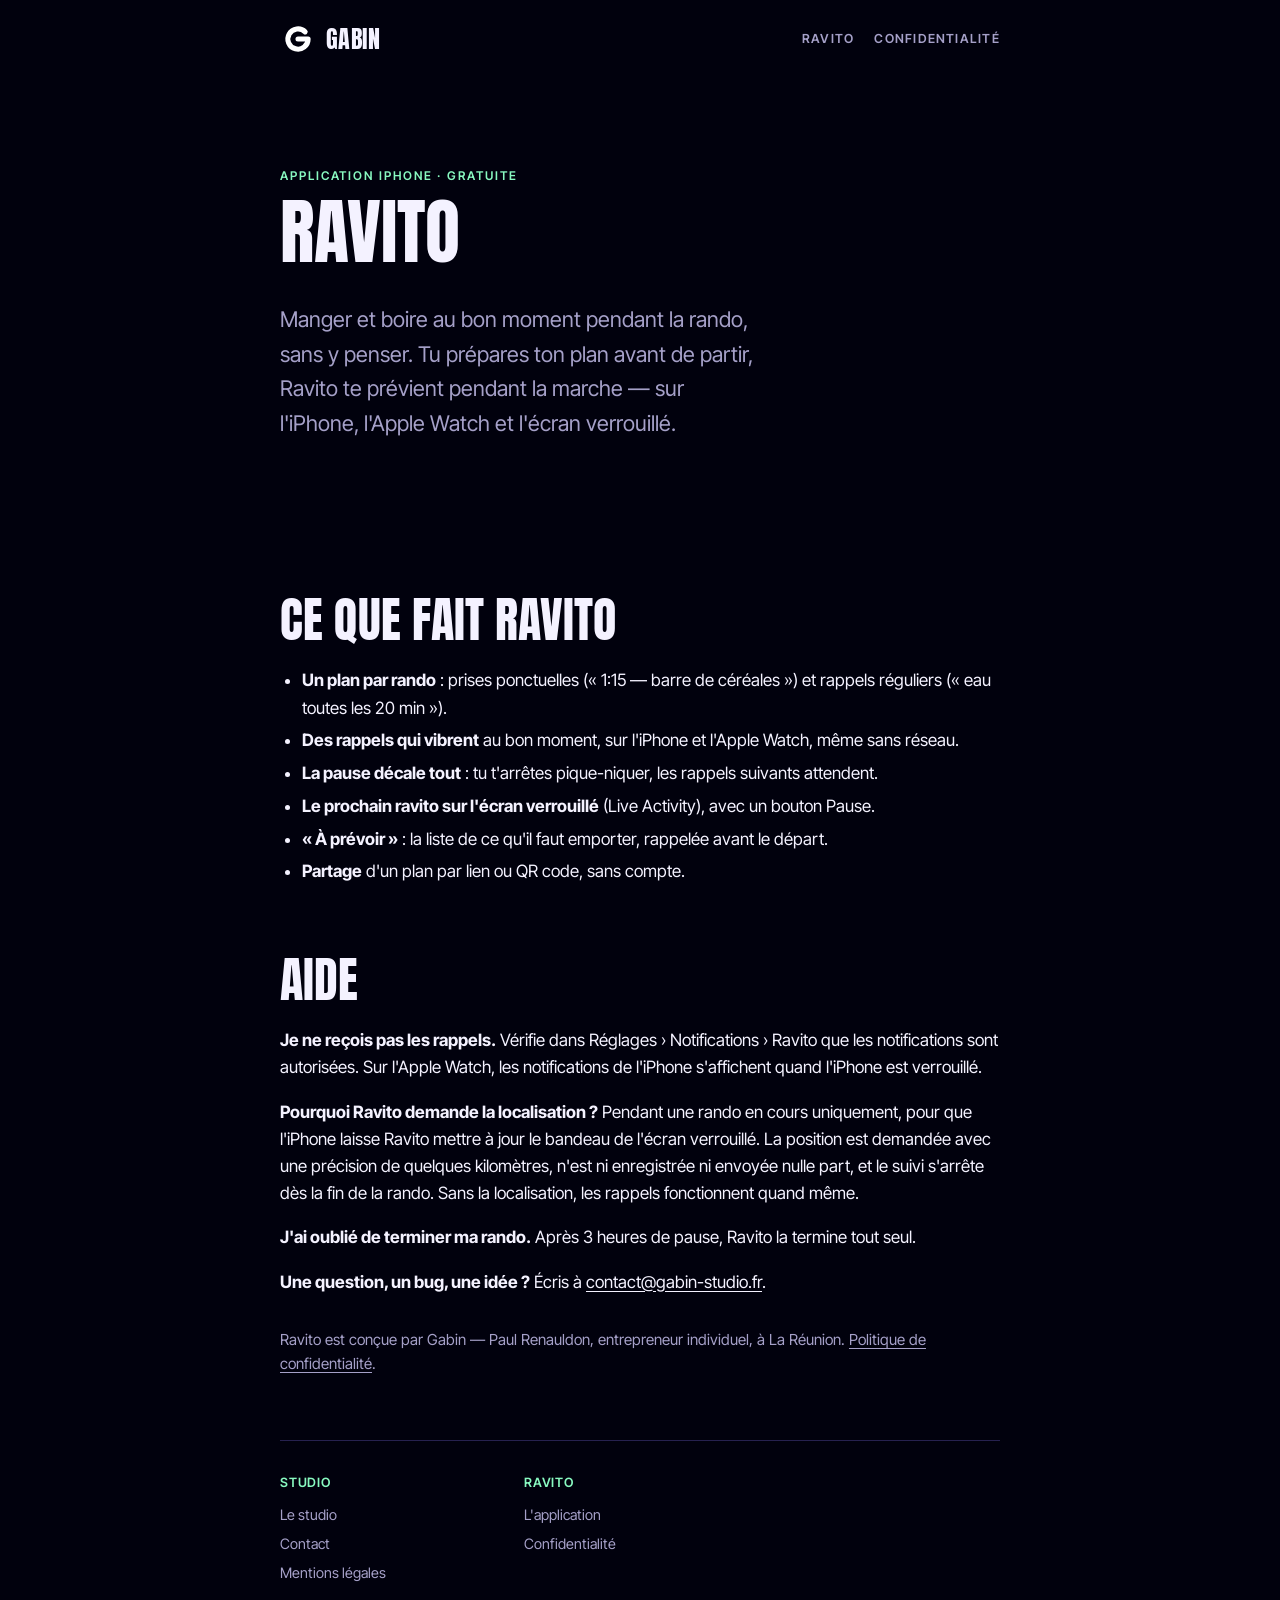
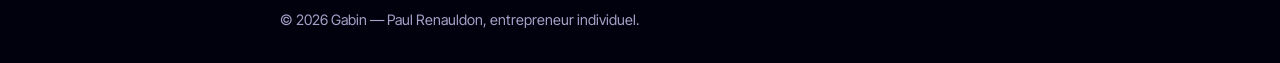
<file: ravito/index.html>
<!doctype html>
<html lang="fr">
<head>
  <meta charset="utf-8">
  <meta name="viewport" content="width=device-width, initial-scale=1, viewport-fit=cover">
  <title>Ravito — manger et boire au bon moment en rando | Gabin</title>
  <meta name="description" content="Ravito rappelle quoi manger et boire pendant la randonnée, au bon moment, sur l'iPhone et l'Apple Watch.">
  <link rel="icon" href="/assets/favicon.png">
  <link rel="preconnect" href="https://fonts.googleapis.com">
  <link rel="preconnect" href="https://fonts.gstatic.com" crossorigin>
  <link href="https://fonts.googleapis.com/css2?family=Anton&family=Instrument+Serif:ital@0;1&family=Inter+Tight:wght@400;500;600;700&display=swap" rel="stylesheet">
  <link rel="stylesheet" href="/styles.css">
</head>
<body>
  <div class="wrap wrap--narrow">
    <header class="top">
      <a class="brand" href="/"><img src="/assets/gabin.svg" alt="" width="36" height="36">Gabin</a>
      <nav class="top-links" aria-label="Navigation">
        <a href="/ravito/">Ravito</a>
        <a href="/ravito/confidentialite/">Confidentialité</a>
      </nav>
    </header>

    <main>
      <section class="hero hero--plain">
        <p class="eyebrow">Application iPhone · gratuite</p>
        <h1>Ravito</h1>
        <p class="lead">Manger et boire au bon moment pendant la rando, sans y penser. Tu prépares ton plan avant de partir, Ravito te prévient pendant la marche — sur l'iPhone, l'Apple Watch et l'écran verrouillé.</p>
      </section>

      <h2>Ce que fait Ravito</h2>
      <ul>
        <li><strong>Un plan par rando</strong> : prises ponctuelles (« 1:15 — barre de céréales ») et rappels réguliers (« eau toutes les 20 min »).</li>
        <li><strong>Des rappels qui vibrent</strong> au bon moment, sur l'iPhone et l'Apple Watch, même sans réseau.</li>
        <li><strong>La pause décale tout</strong> : tu t'arrêtes pique-niquer, les rappels suivants attendent.</li>
        <li><strong>Le prochain ravito sur l'écran verrouillé</strong> (Live Activity), avec un bouton Pause.</li>
        <li><strong>« À prévoir »</strong> : la liste de ce qu'il faut emporter, rappelée avant le départ.</li>
        <li><strong>Partage</strong> d'un plan par lien ou QR code, sans compte.</li>
      </ul>

      <h2>Aide</h2>
      <p><strong>Je ne reçois pas les rappels.</strong> Vérifie dans Réglages › Notifications › Ravito que les notifications sont autorisées. Sur l'Apple Watch, les notifications de l'iPhone s'affichent quand l'iPhone est verrouillé.</p>
      <p><strong>Pourquoi Ravito demande la localisation ?</strong> Pendant une rando en cours uniquement, pour que l'iPhone laisse Ravito mettre à jour le bandeau de l'écran verrouillé. La position est demandée avec une précision de quelques kilomètres, n'est ni enregistrée ni envoyée nulle part, et le suivi s'arrête dès la fin de la rando. Sans la localisation, les rappels fonctionnent quand même.</p>
      <p><strong>J'ai oublié de terminer ma rando.</strong> Après 3 heures de pause, Ravito la termine tout seul.</p>
      <p><strong>Une question, un bug, une idée ?</strong> Écris à <a href="mailto:contact@gabin-studio.fr">contact@gabin-studio.fr</a>.</p>

      <p class="meta" style="margin-top:2rem">Ravito est conçue par Gabin — Paul Renauldon, entrepreneur individuel, à La Réunion. <a href="/ravito/confidentialite/">Politique de confidentialité</a>.</p>
    </main>

    <footer class="bottom">
      <nav class="site-map" aria-label="Plan du site">
        <div>
          <p class="site-map-head">Studio</p>
          <ul>
          <li><a href="/">Le studio</a></li>
          <li><a href="mailto:contact@gabin-studio.fr">Contact</a></li>
          <li><a href="/mentions-legales.html">Mentions légales</a></li>
          </ul>
        </div>
        <div>
          <p class="site-map-head">Ravito</p>
          <ul>
          <li><a href="/ravito/">L'application</a></li>
          <li><a href="/ravito/confidentialite/">Confidentialité</a></li>
          </ul>
        </div>
      </nav>
      <div>© 2026 Gabin — Paul Renauldon, entrepreneur individuel.</div>
    </footer>
  </div>
</body>
</html>
</file>
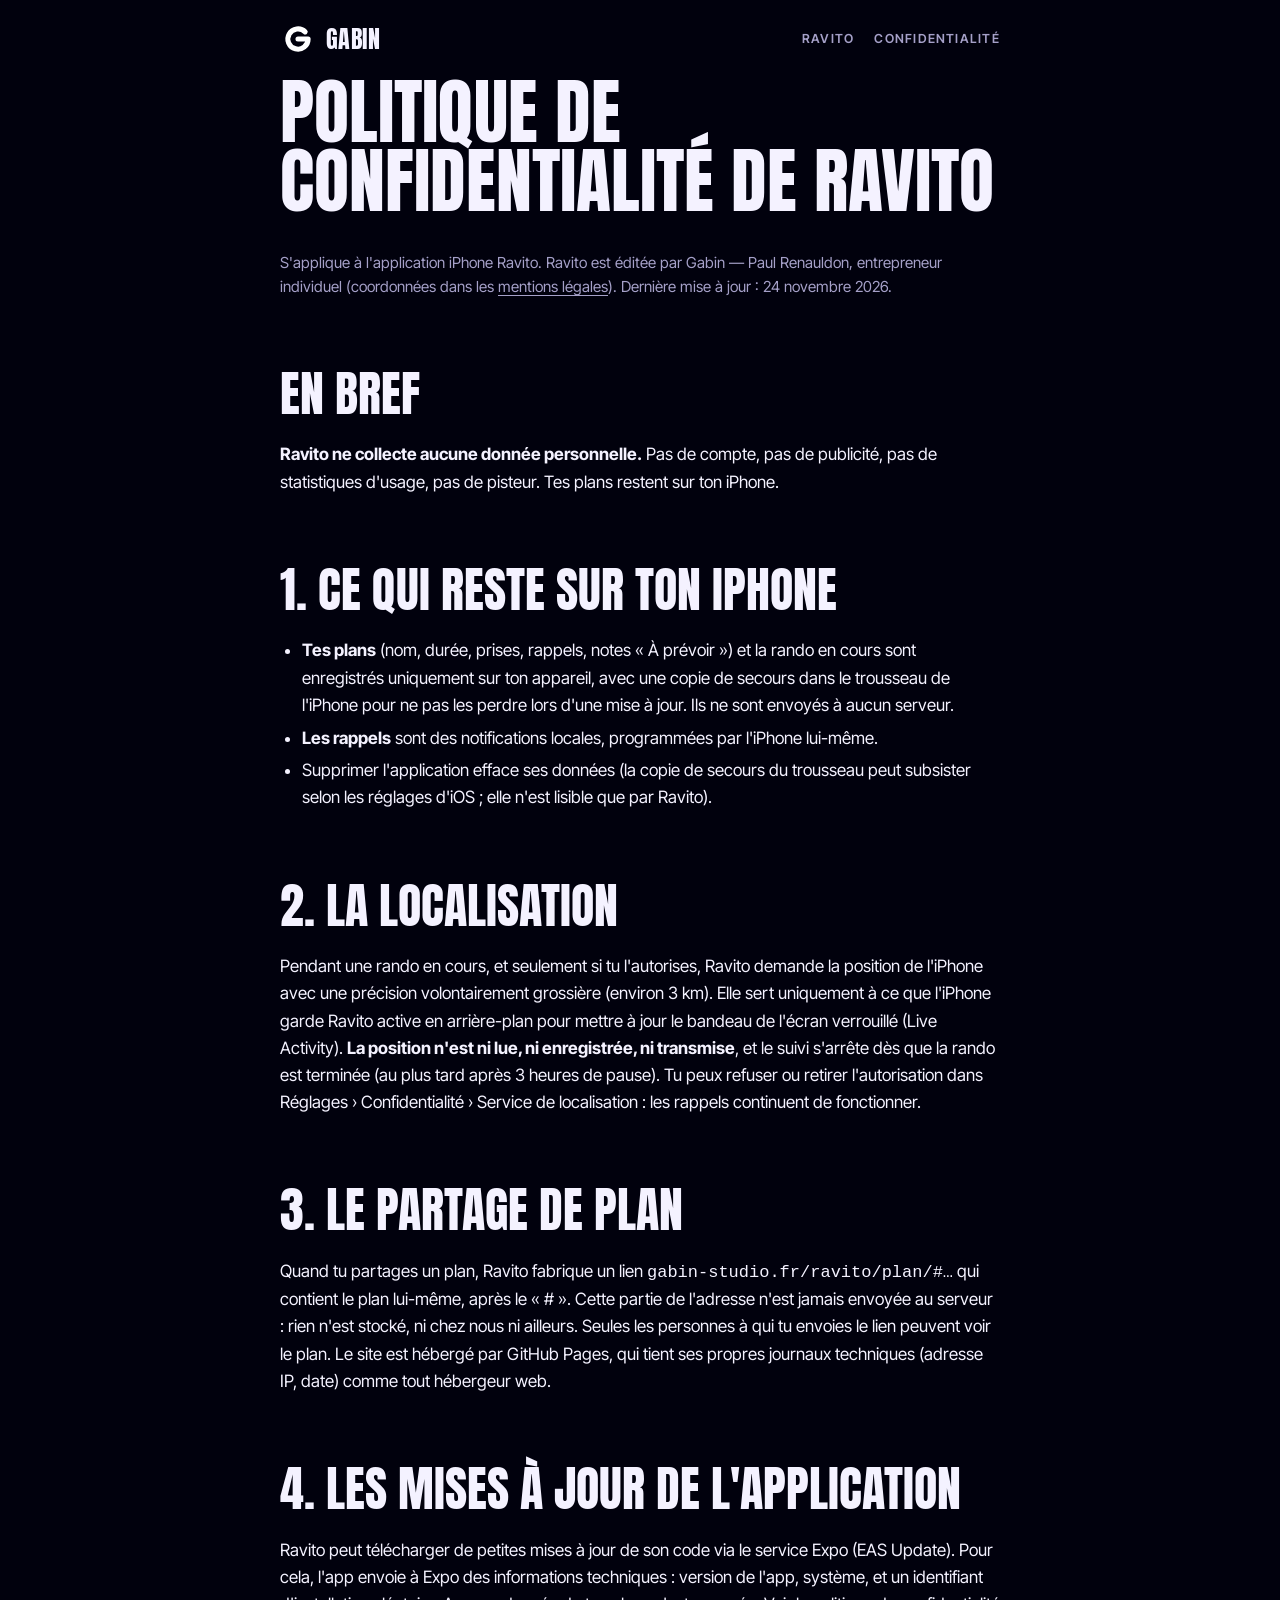
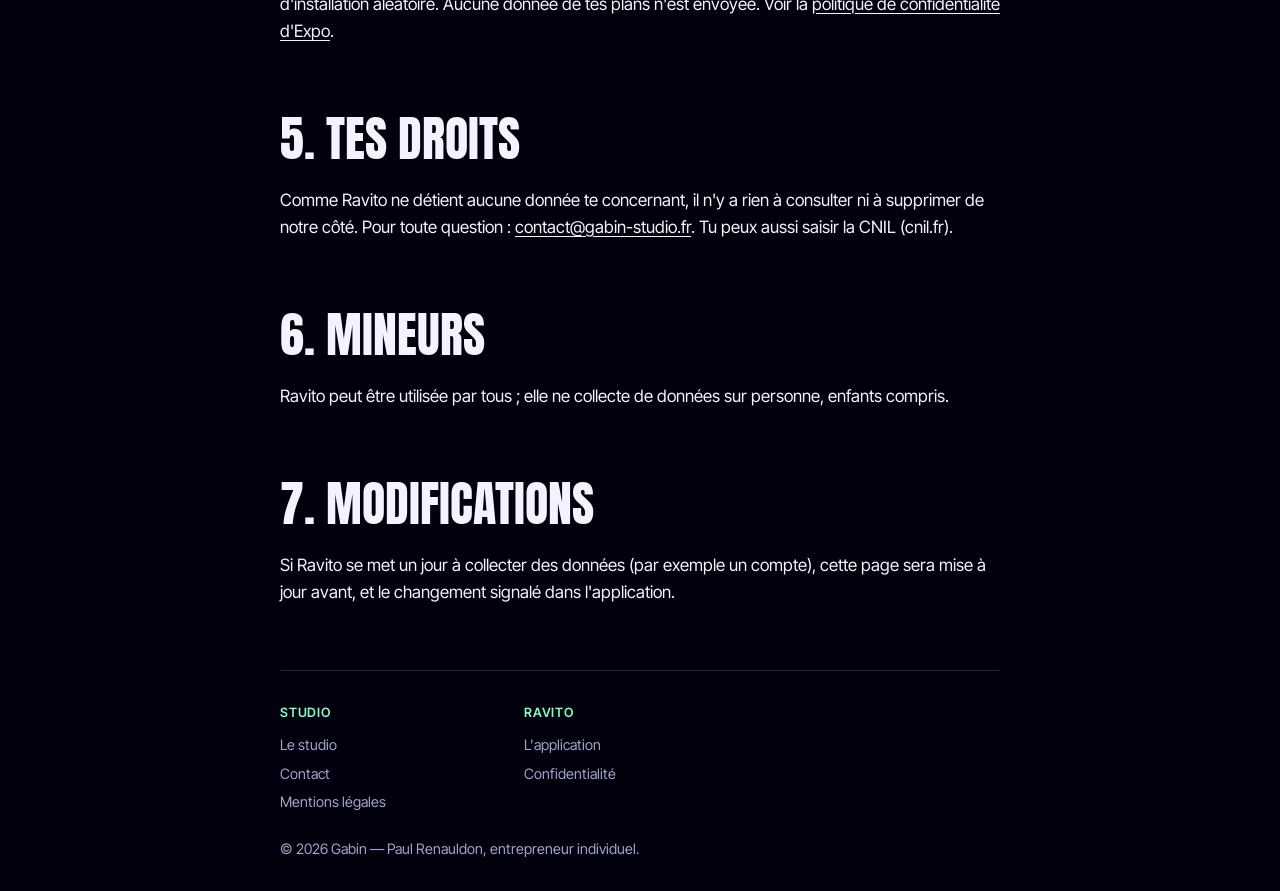
<file: ravito/confidentialite/index.html>
<!doctype html>
<html lang="fr">
<head>
  <meta charset="utf-8">
  <meta name="viewport" content="width=device-width, initial-scale=1, viewport-fit=cover">
  <title>Politique de confidentialité — Ravito | Gabin</title>
  <meta name="description" content="Ravito ne collecte aucune donnée personnelle : tes plans restent sur ton iPhone.">
  <link rel="icon" href="/assets/favicon.png">
  <link rel="preconnect" href="https://fonts.googleapis.com">
  <link rel="preconnect" href="https://fonts.gstatic.com" crossorigin>
  <link href="https://fonts.googleapis.com/css2?family=Anton&family=Instrument+Serif:ital@0;1&family=Inter+Tight:wght@400;500;600;700&display=swap" rel="stylesheet">
  <link rel="stylesheet" href="/styles.css">
</head>
<body>
  <div class="wrap wrap--narrow">
    <header class="top">
      <a class="brand" href="/"><img src="/assets/gabin.svg" alt="" width="36" height="36">Gabin</a>
      <nav class="top-links" aria-label="Navigation">
        <a href="/ravito/">Ravito</a>
        <a href="/ravito/confidentialite/">Confidentialité</a>
      </nav>
    </header>

    <main>
      <h1>Politique de confidentialité de Ravito</h1>
      <p class="meta">S'applique à l'application iPhone Ravito. Ravito est éditée par Gabin — Paul Renauldon, entrepreneur individuel (coordonnées dans les <a href="/mentions-legales.html">mentions légales</a>). Dernière mise à jour : 24 novembre 2026.</p>

      <h2>En bref</h2>
      <p><strong>Ravito ne collecte aucune donnée personnelle.</strong> Pas de compte, pas de publicité, pas de statistiques d'usage, pas de pisteur. Tes plans restent sur ton iPhone.</p>

      <h2>1. Ce qui reste sur ton iPhone</h2>
      <ul>
        <li><strong>Tes plans</strong> (nom, durée, prises, rappels, notes « À prévoir ») et la rando en cours sont enregistrés uniquement sur ton appareil, avec une copie de secours dans le trousseau de l'iPhone pour ne pas les perdre lors d'une mise à jour. Ils ne sont envoyés à aucun serveur.</li>
        <li><strong>Les rappels</strong> sont des notifications locales, programmées par l'iPhone lui-même.</li>
        <li>Supprimer l'application efface ses données (la copie de secours du trousseau peut subsister selon les réglages d'iOS ; elle n'est lisible que par Ravito).</li>
      </ul>

      <h2>2. La localisation</h2>
      <p>Pendant une rando en cours, et seulement si tu l'autorises, Ravito demande la position de l'iPhone avec une précision volontairement grossière (environ 3 km). Elle sert uniquement à ce que l'iPhone garde Ravito active en arrière-plan pour mettre à jour le bandeau de l'écran verrouillé (Live Activity). <strong>La position n'est ni lue, ni enregistrée, ni transmise</strong>, et le suivi s'arrête dès que la rando est terminée (au plus tard après 3 heures de pause). Tu peux refuser ou retirer l'autorisation dans Réglages › Confidentialité › Service de localisation : les rappels continuent de fonctionner.</p>

      <h2>3. Le partage de plan</h2>
      <p>Quand tu partages un plan, Ravito fabrique un lien <code>gabin-studio.fr/ravito/plan/#…</code> qui contient le plan lui-même, après le « # ». Cette partie de l'adresse n'est jamais envoyée au serveur : rien n'est stocké, ni chez nous ni ailleurs. Seules les personnes à qui tu envoies le lien peuvent voir le plan. Le site est hébergé par GitHub Pages, qui tient ses propres journaux techniques (adresse IP, date) comme tout hébergeur web.</p>

      <h2>4. Les mises à jour de l'application</h2>
      <p>Ravito peut télécharger de petites mises à jour de son code via le service Expo (EAS Update). Pour cela, l'app envoie à Expo des informations techniques : version de l'app, système, et un identifiant d'installation aléatoire. Aucune donnée de tes plans n'est envoyée. Voir la <a href="https://expo.dev/privacy">politique de confidentialité d'Expo</a>.</p>

      <h2>5. Tes droits</h2>
      <p>Comme Ravito ne détient aucune donnée te concernant, il n'y a rien à consulter ni à supprimer de notre côté. Pour toute question : <a href="mailto:contact@gabin-studio.fr">contact@gabin-studio.fr</a>. Tu peux aussi saisir la CNIL (cnil.fr).</p>

      <h2>6. Mineurs</h2>
      <p>Ravito peut être utilisée par tous ; elle ne collecte de données sur personne, enfants compris.</p>

      <h2>7. Modifications</h2>
      <p>Si Ravito se met un jour à collecter des données (par exemple un compte), cette page sera mise à jour avant, et le changement signalé dans l'application.</p>
    </main>

    <footer class="bottom">
      <nav class="site-map" aria-label="Plan du site">
        <div>
          <p class="site-map-head">Studio</p>
          <ul>
          <li><a href="/">Le studio</a></li>
          <li><a href="mailto:contact@gabin-studio.fr">Contact</a></li>
          <li><a href="/mentions-legales.html">Mentions légales</a></li>
          </ul>
        </div>
        <div>
          <p class="site-map-head">Ravito</p>
          <ul>
          <li><a href="/ravito/">L'application</a></li>
          <li><a href="/ravito/confidentialite/">Confidentialité</a></li>
          </ul>
        </div>
      </nav>
      <div>© 2026 Gabin — Paul Renauldon, entrepreneur individuel.</div>
    </footer>
  </div>
</body>
</html>
</file>
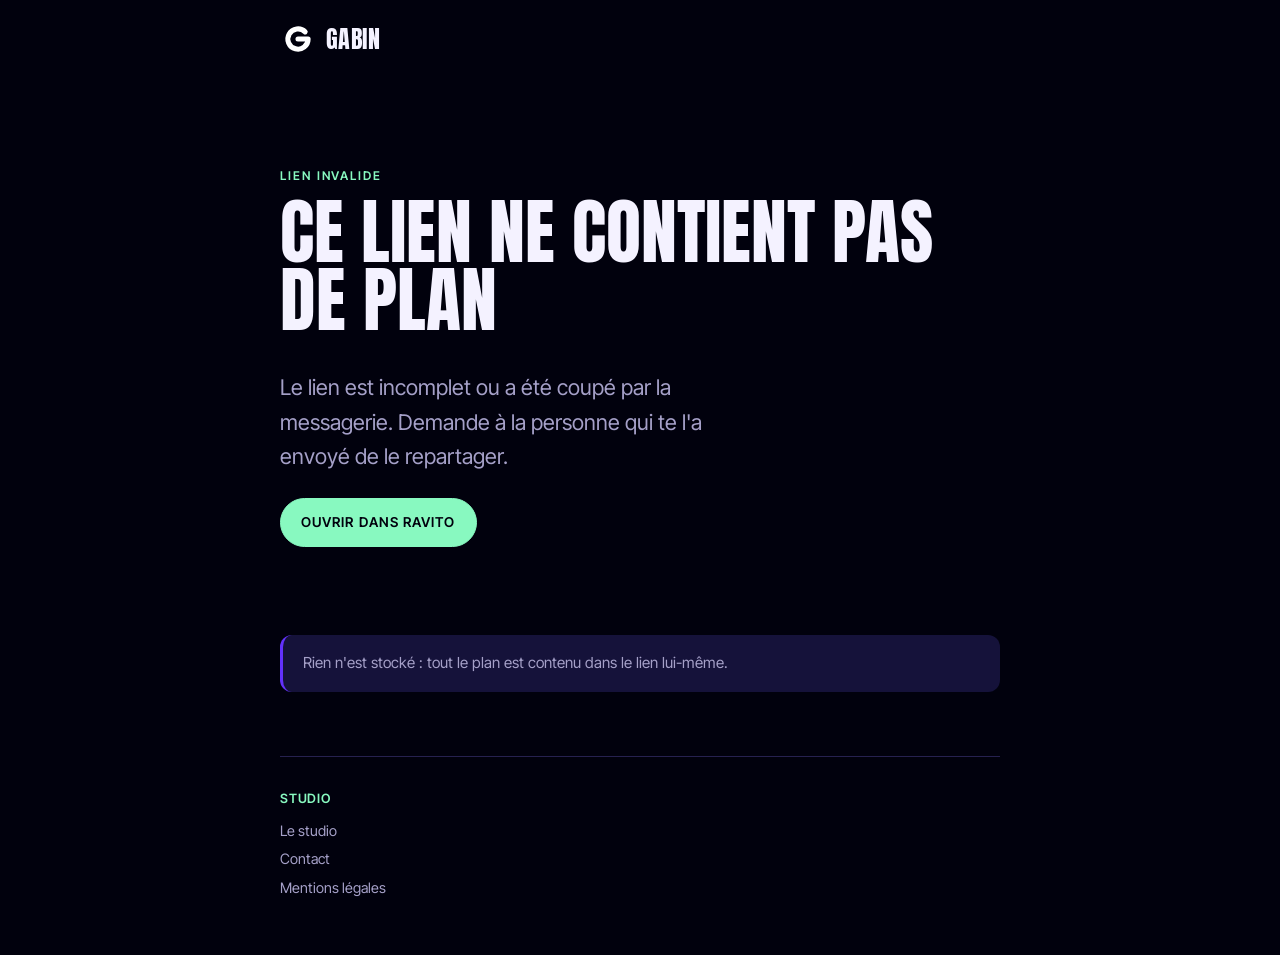
<file: ravito/plan/index.html>
<!doctype html>
<html lang="fr">
<head>
  <meta charset="utf-8">
  <meta name="viewport" content="width=device-width, initial-scale=1, viewport-fit=cover">
  <title>Plan Ravito</title>
  <meta name="description" content="Un plan de ravitaillement pour la randonnée, partagé depuis l'application Ravito.">
  <!-- Page d'un lien privé : rien à faire dans un moteur de recherche. -->
  <meta name="robots" content="noindex, nofollow">
  <!-- ⚠️ CETTE PAGE DOIT RESTER SERVIE À `/ravito/plan/` : c'est le chemin
       déclaré pour Ravito dans `.well-known/apple-app-site-association` et celui
       que construit l'app (src/share.ts du dépôt pitghi/ravito). Le renommer
       casse les liens déjà partagés.
       Le plan est entièrement contenu dans la partie après le « # » de l'URL :
       elle n'est jamais envoyée au serveur, rien n'est stocké nulle part. -->
  <link rel="icon" href="/assets/favicon.png">
  <link rel="preconnect" href="https://fonts.googleapis.com">
  <link rel="preconnect" href="https://fonts.gstatic.com" crossorigin>
  <link href="https://fonts.googleapis.com/css2?family=Anton&family=Instrument+Serif:ital@0;1&family=Inter+Tight:wght@400;500;600;700&display=swap" rel="stylesheet">
  <link rel="stylesheet" href="/styles.css">
  <style>
    .plan { margin-top: 1.75rem; }
    .plan h2 { margin-top: 0; font-size: 1.05rem; }
    .plan ul { list-style: none; margin: 0 0 1rem; padding: 0; }
    .plan li { display: flex; gap: 1rem; padding: 0.55rem 0; border-bottom: 1px solid var(--border); }
    .plan li:last-child { border-bottom: 0; }
    .plan .t { min-width: 4.5rem; font-variant-numeric: tabular-nums; font-weight: 600; color: var(--mint); }
    .plan .l { overflow-wrap: anywhere; }
    .plan .notes { white-space: pre-line; overflow-wrap: anywhere; margin: 0 0 1rem; }
    .plan .notes strong { display: block; color: var(--mint); font-size: 0.85rem; letter-spacing: 0.06em; text-transform: uppercase; }
  </style>
</head>
<body>
  <div class="wrap wrap--narrow">
    <header class="top">
      <a class="brand" href="/"><img src="/assets/gabin.svg" alt="" width="36" height="36">Gabin</a>
    </header>

    <main>
      <section class="hero hero--plain">
        <p class="eyebrow" id="eyebrow">Plan Ravito</p>
        <h1 id="title">Un plan de ravitaillement</h1>
        <p class="lead" id="lead">Quoi manger et boire pendant la rando, et quand — partagé depuis l'application Ravito.</p>

        <div class="cta-row">
          <a class="btn btn--primary" id="open" href="#" hidden>Ouvrir dans Ravito</a>
        </div>
        <p class="meta" id="hint" style="margin-top:1.25rem">Ravito est une application iPhone en test privé : demande à la personne qui t'a envoyé ce lien de t'inviter sur TestFlight, puis rouvre ce lien.</p>
      </section>

      <section class="card plan" id="plan" hidden>
        <h2 id="duration"></h2>
        <p class="notes" id="notes" hidden><strong>À prévoir</strong><span id="notes-text"></span></p>
        <ul id="items"></ul>
        <ul id="recurring"></ul>
      </section>

      <p class="note" style="margin-top:1.5rem">Rien n'est stocké : tout le plan est contenu dans le lien lui-même.</p>
    </main>

    <footer class="bottom">
      <nav class="site-map" aria-label="Plan du site">
        <div>
          <p class="site-map-head">Studio</p>
          <ul>
          <li><a href="/">Le studio</a></li>
          <li><a href="mailto:contact@gabin-studio.fr">Contact</a></li>
          <li><a href="/mentions-legales.html">Mentions légales</a></li>
          </ul>
        </div>
      </nav>
    </footer>
  </div>

  <script>
  /*
   * Lien de partage d'un plan Ravito : https://gabin-studio.fr/ravito/plan/?p=<code>
   * (anciens liens : …/plan/#p=<code>, toujours lus).
   * <code> = base64url d'un JSON compact UTF-8, coupé par un « . » tous les 80
   * caractères (WhatsApp ne rend pas cliquable un bloc de plus de ~250 lettres
   * sans ponctuation) ; les points sont ignorés au décodage :
   *   { v: 1, n: nom, d: durée (min), i: [[minute, texte]…], r: [[toutes les N min, texte]…],
   *     t: notes « à prévoir » (optionnel) }
   * Même format que src/share.ts dans le dépôt pitghi/ravito.
   *
   * Sur un iPhone qui a Ravito, iOS ouvre directement l'app (Universal Link) et
   * cette page ne s'affiche pas. Sinon elle montre le plan et propose
   * « Ouvrir dans Ravito » (ravito://plan#p=…), utile tant qu'iOS n'a pas encore
   * pris en compte les Universal Links, ou depuis le navigateur d'une messagerie.
   * Tout le contenu vient du lien : il est vérifié, borné et inséré en texte
   * (jamais en HTML).
   */
  (function () {
    var SEEN_KEY = 'ravito.app-installee';
    var m = location.hash.match(/[#&]p=([A-Za-z0-9_.-]+)/) || location.search.match(/[?&]p=([A-Za-z0-9_.-]+)/);
    var el = function (id) { return document.getElementById(id); };

    function fail() {
      el('eyebrow').textContent = 'Lien invalide';
      el('title').textContent = 'Ce lien ne contient pas de plan';
      el('lead').textContent = "Le lien est incomplet ou a été coupé par la messagerie. Demande à la personne qui te l'a envoyé de le repartager.";
      el('hint').hidden = true;
    }

    function decode(code) {
      var b64 = code.replace(/\./g, '').replace(/-/g, '+').replace(/_/g, '/');
      while (b64.length % 4) b64 += '=';
      var bin = atob(b64);
      var bytes = new Uint8Array(bin.length);
      for (var i = 0; i < bin.length; i++) bytes[i] = bin.charCodeAt(i);
      return JSON.parse(new TextDecoder('utf-8').decode(bytes));
    }

    function num(x, min, max) {
      return typeof x === 'number' && isFinite(x) && x >= min && x <= max ? Math.round(x) : null;
    }
    function text(x, max) { return typeof x === 'string' ? x.slice(0, max) : null; }
    function fmt(min) { return Math.floor(min / 60) + ':' + String(min % 60).padStart(2, '0'); }

    function row(list, left, right) {
      var li = document.createElement('li');
      var t = document.createElement('span'); t.className = 't'; t.textContent = left;
      var l = document.createElement('span'); l.className = 'l'; l.textContent = right;
      li.appendChild(t); li.appendChild(l); list.appendChild(li);
    }

    if (!m) return fail();
    var w;
    try { w = decode(m[1]); } catch (e) { return fail(); }
    if (!w || w.v !== 1) return fail();

    var name = (text(w.n, 80) || '').trim() || 'Plan partagé';
    var duration = num(w.d, 1, 1440);
    var items = (Array.isArray(w.i) ? w.i : []).slice(0, 100).map(function (x) {
      return Array.isArray(x) ? [num(x[0], 0, 1440), text(x[1], 200)] : [null, null];
    }).filter(function (x) { return x[0] !== null && x[1] !== null; }).sort(function (a, b) { return a[0] - b[0]; });
    var recurring = (Array.isArray(w.r) ? w.r : []).slice(0, 20).map(function (x) {
      return Array.isArray(x) ? [num(x[0], 5, 1440), text(x[1], 200)] : [null, null];
    }).filter(function (x) { return x[0] !== null && x[1] !== null; });

    document.title = name + ' · Plan Ravito';
    el('title').textContent = name;
    el('duration').textContent = duration ? 'Durée prévue : ' + fmt(duration) : 'Programme';
    items.forEach(function (x) { row(el('items'), fmt(x[0]), x[1]); });
    recurring.forEach(function (x) { row(el('recurring'), 'toutes les ' + x[0] + ' min', x[1]); });
    if (!recurring.length) el('recurring').hidden = true;
    var notes = (text(w.t, 1000) || '').trim();
    if (notes) { el('notes-text').textContent = notes; el('notes').hidden = false; }
    el('plan').hidden = false;

    var deepLink = 'ravito://plan#p=' + m[1];
    var open = el('open');
    open.href = deepLink;
    open.hidden = false;

    // L'app s'est ouverte → l'onglet passe en arrière-plan : on le note pour
    // ouvrir directement l'app la prochaine fois.
    open.addEventListener('click', function () {
      document.addEventListener('visibilitychange', function () {
        if (document.visibilityState === 'hidden') {
          try { localStorage.setItem(SEEN_KEY, '1'); } catch (e) { /* mode privé */ }
        }
      }, { once: true });
    });
    var known = false;
    try { known = localStorage.getItem(SEEN_KEY) === '1'; } catch (e) { /* mode privé */ }
    if (known) {
      el('hint').textContent = 'Ouverture de Ravito…';
      location.href = deepLink;
    }
  })();
  </script>
</body>
</html>
</file>
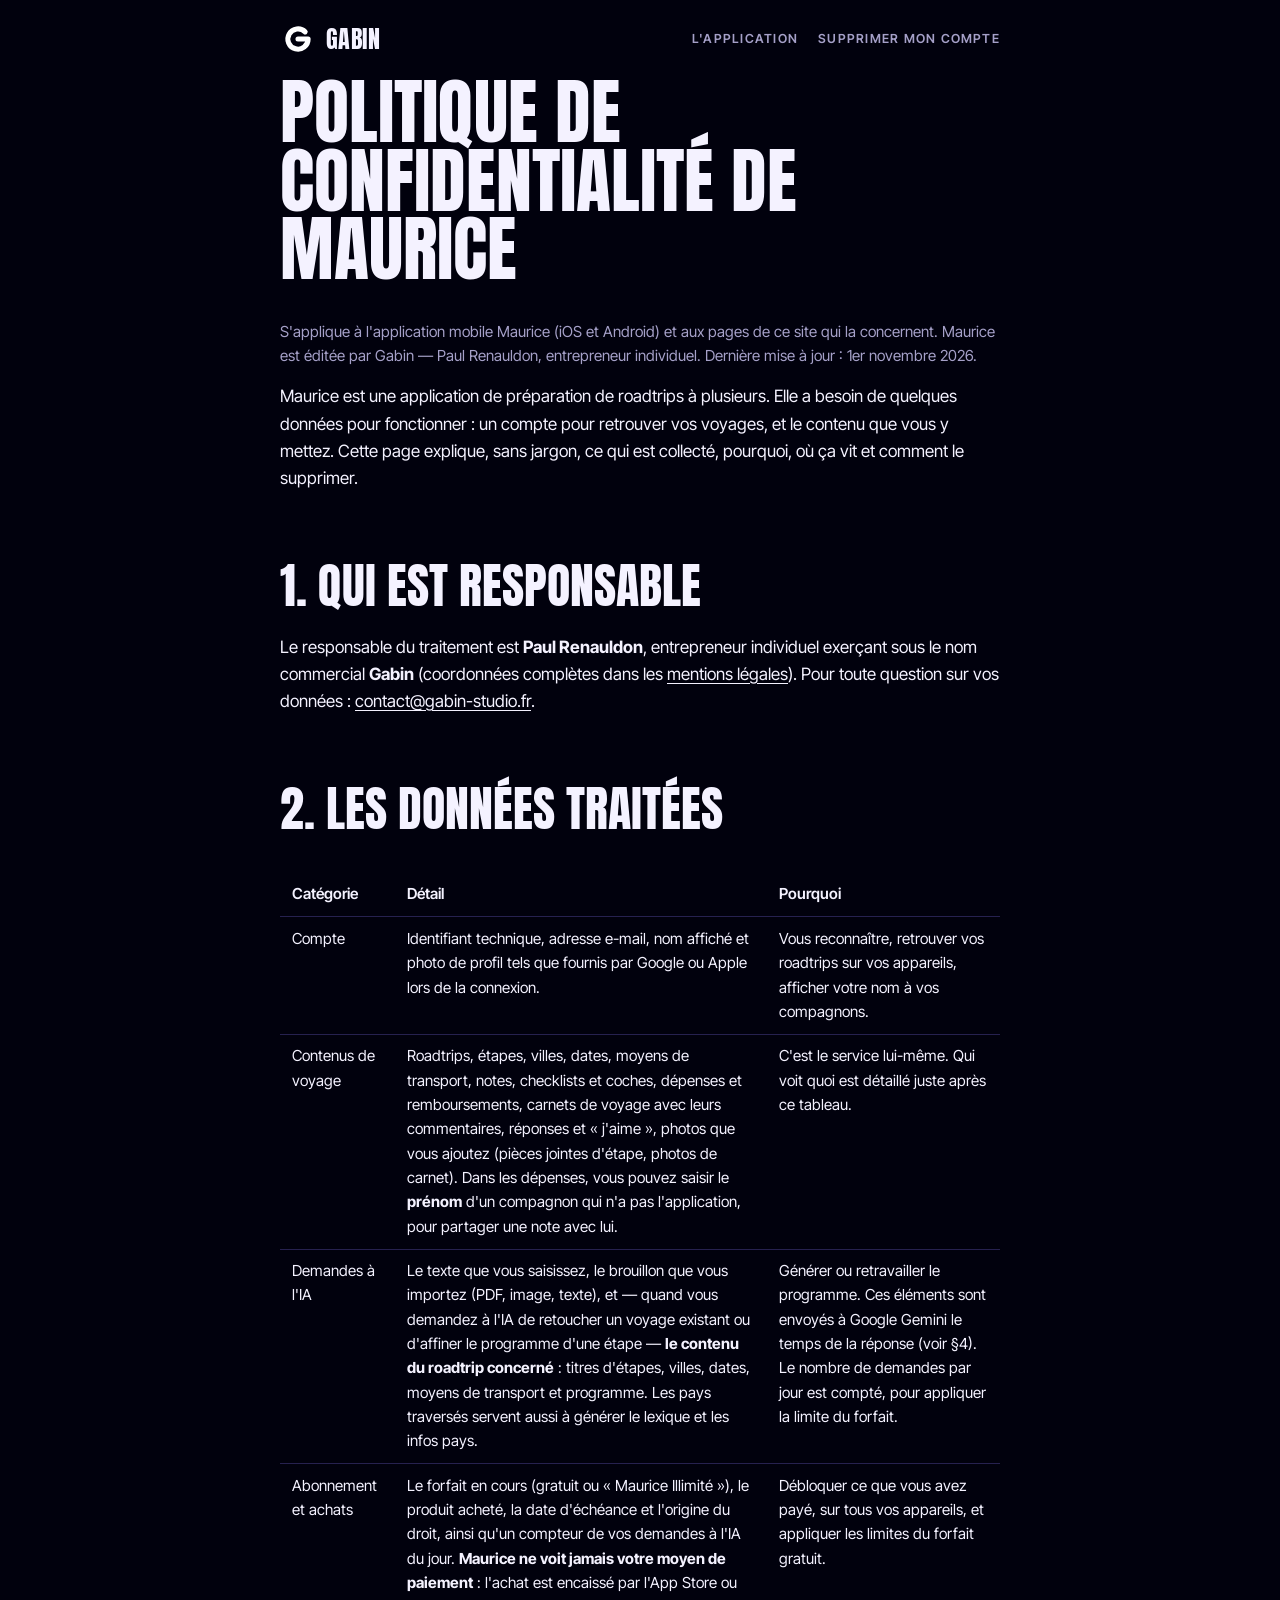
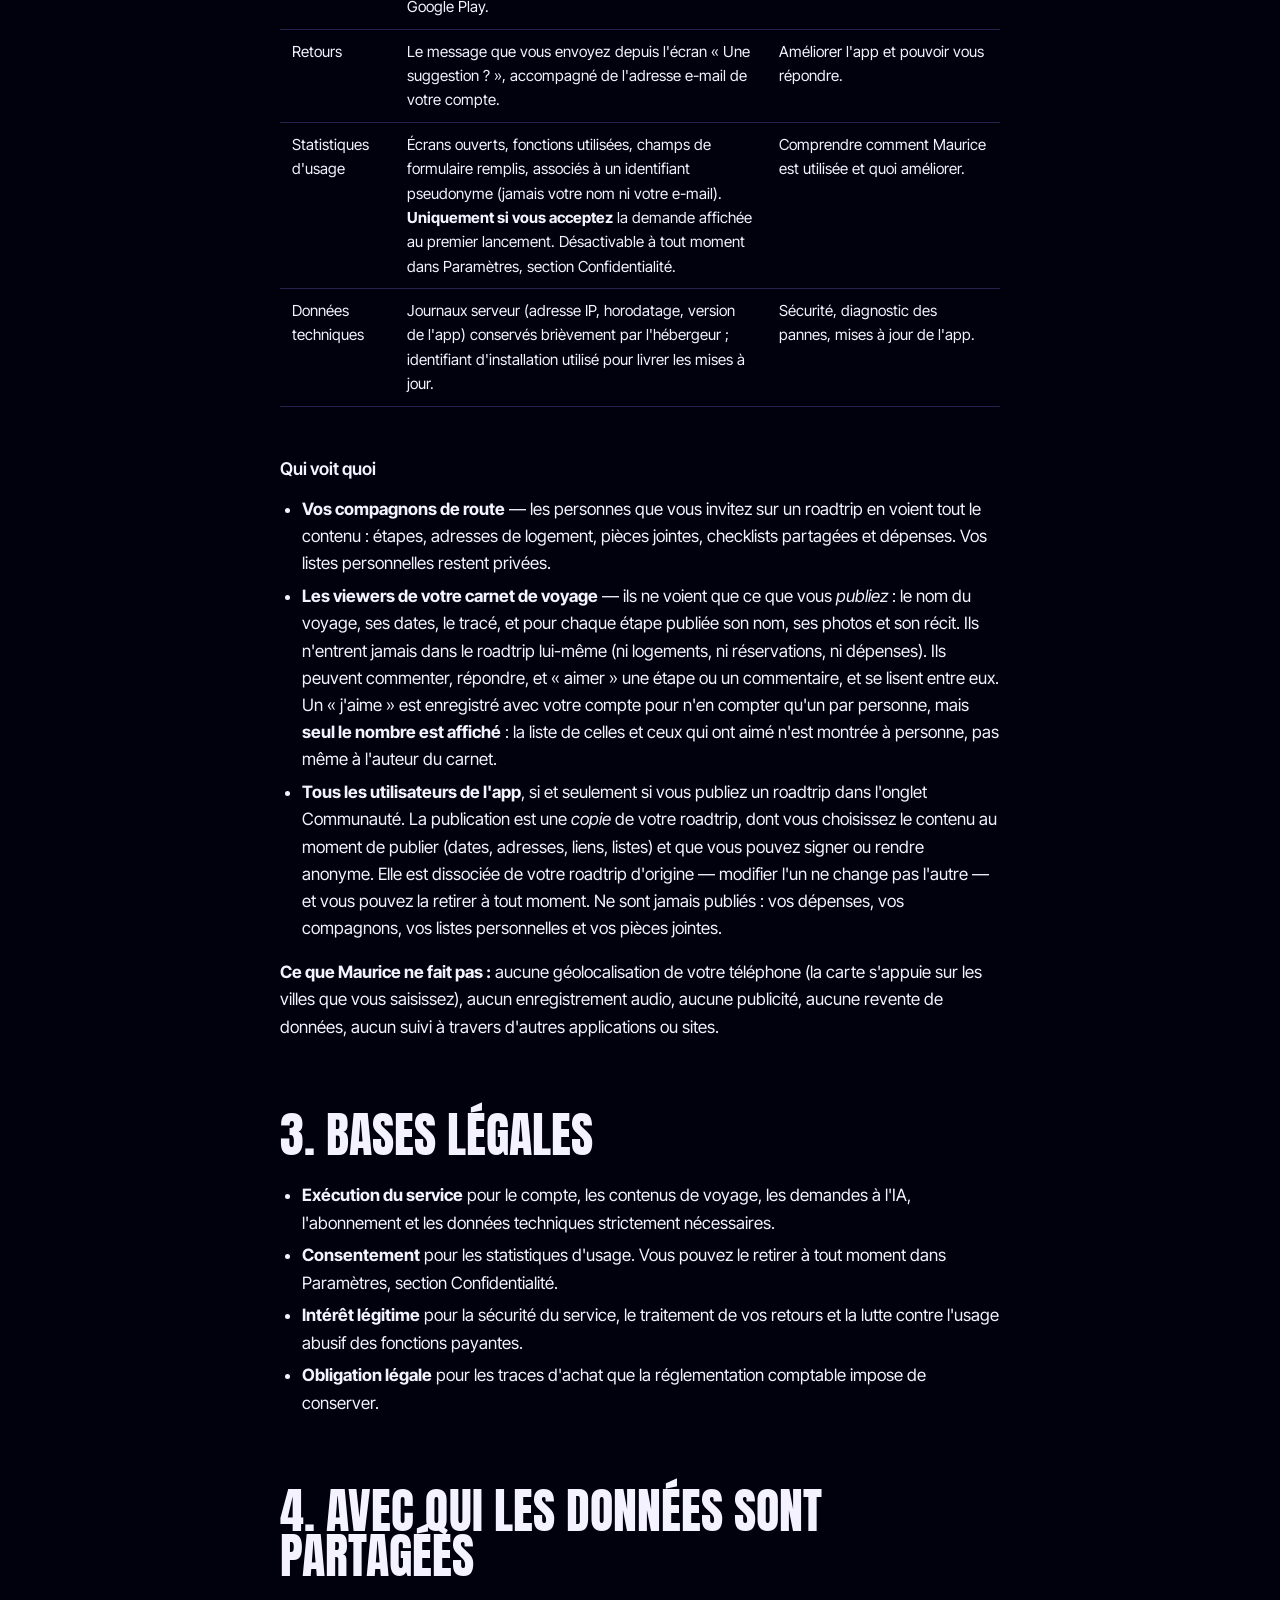
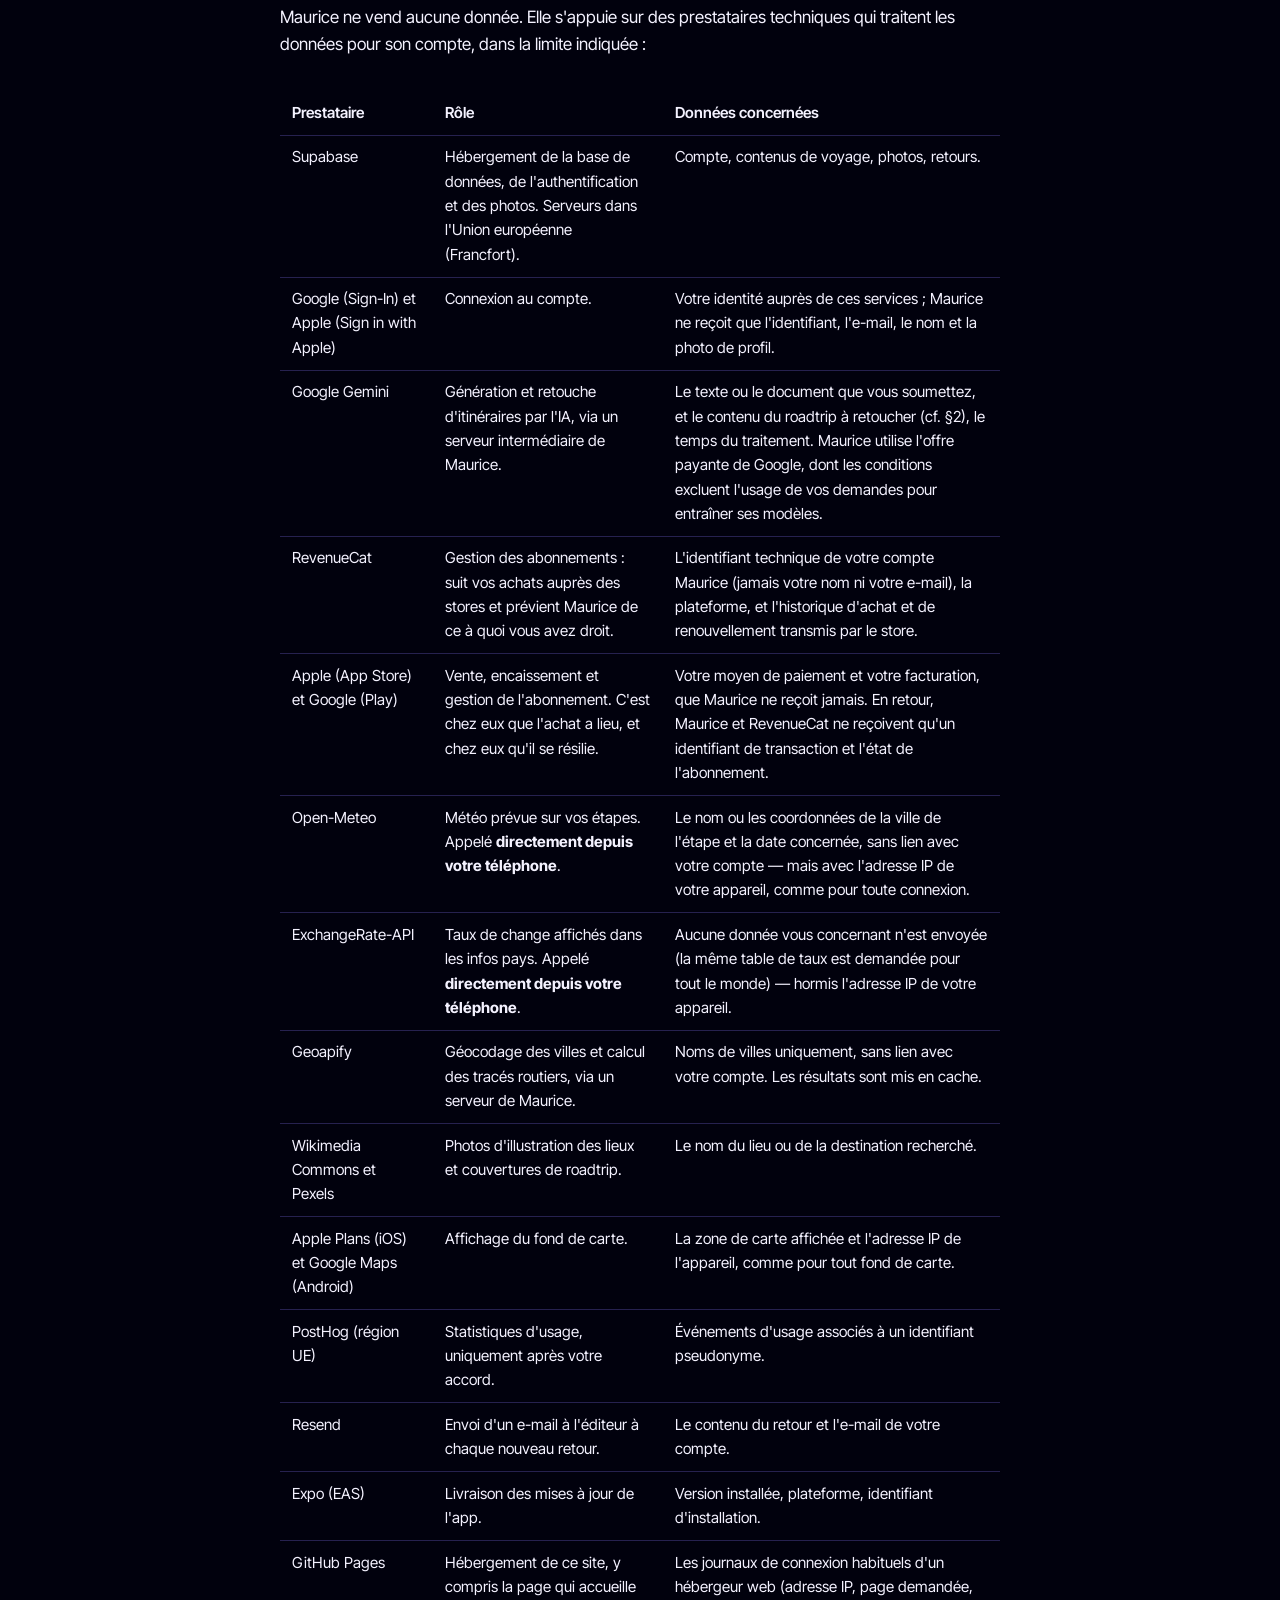
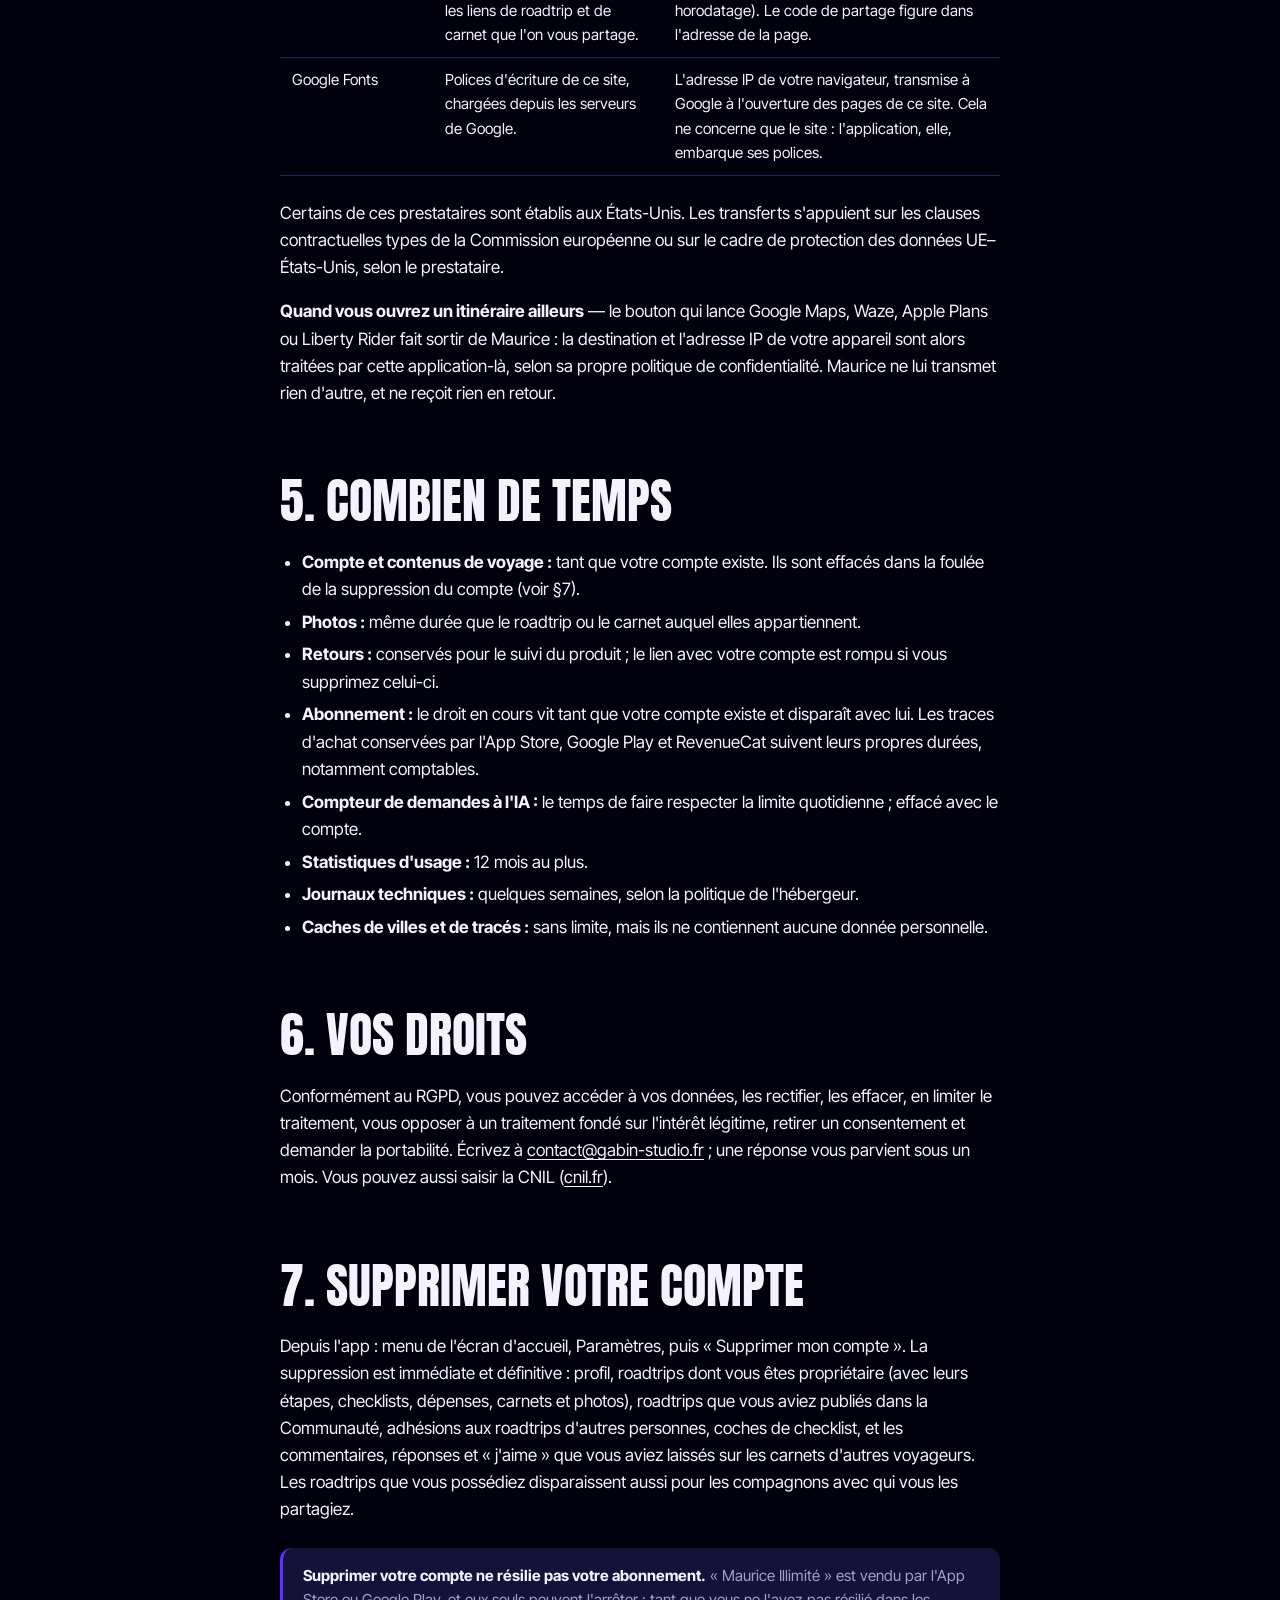
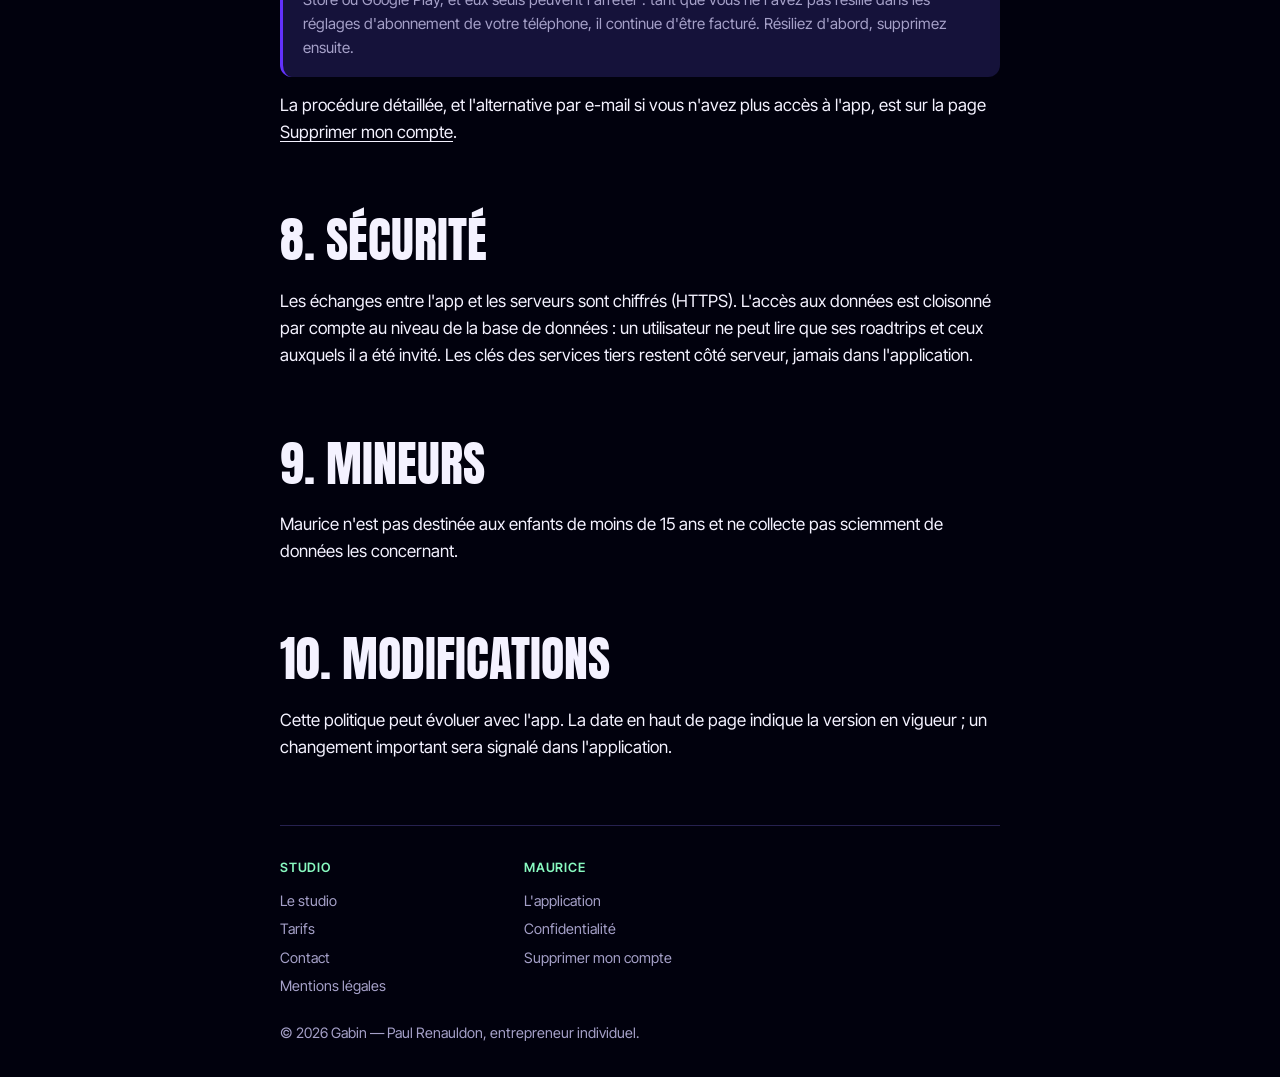
<file: confidentialite.html>
<!doctype html>
<html lang="fr">
<head>
  <meta charset="utf-8">
  <meta name="viewport" content="width=device-width, initial-scale=1, viewport-fit=cover">
  <title>Politique de confidentialité — Maurice | Gabin</title>
  <meta name="description" content="Quelles données l'application Maurice collecte, pourquoi, avec qui elles sont partagées, combien de temps elles sont conservées et comment exercer vos droits.">
  <link rel="icon" href="assets/favicon.png">
  <link rel="preconnect" href="https://fonts.googleapis.com">
  <link rel="preconnect" href="https://fonts.gstatic.com" crossorigin>
  <link href="https://fonts.googleapis.com/css2?family=Anton&family=Instrument+Serif:ital@0;1&family=Inter+Tight:wght@400;500;600;700&display=swap" rel="stylesheet">
  <link rel="stylesheet" href="styles.css">
</head>
<body>
  <div class="wrap wrap--narrow">
    <header class="top">
      <a class="brand" href="./"><img src="assets/gabin.svg" alt="" width="36" height="36">Gabin</a>
      <nav class="top-links" aria-label="Navigation">
        <a href="maurice.html">L'application</a>
        <a href="supprimer-compte.html">Supprimer mon compte</a>
      </nav>
    </header>

    <main>
      <h1>Politique de confidentialité de Maurice</h1>
      <p class="meta">S'applique à l'application mobile Maurice (iOS et Android) et aux pages de ce site qui la concernent. Maurice est éditée par Gabin — Paul Renauldon, entrepreneur individuel. Dernière mise à jour : 1er novembre 2026.</p>

      <p>Maurice est une application de préparation de roadtrips à plusieurs. Elle a besoin de quelques données pour fonctionner : un compte pour retrouver vos voyages, et le contenu que vous y mettez. Cette page explique, sans jargon, ce qui est collecté, pourquoi, où ça vit et comment le supprimer.</p>

      <h2>1. Qui est responsable</h2>
      <p>Le responsable du traitement est <strong>Paul Renauldon</strong>, entrepreneur individuel exerçant sous le nom commercial <strong>Gabin</strong> (coordonnées complètes dans les <a href="./mentions-legales.html">mentions légales</a>). Pour toute question sur vos données : <a href="mailto:contact@gabin-studio.fr">contact@gabin-studio.fr</a>.</p>

      <h2>2. Les données traitées</h2>
      <div class="table-wrap">
      <table>
        <thead><tr><th>Catégorie</th><th>Détail</th><th>Pourquoi</th></tr></thead>
        <tbody>
          <tr><td data-label="Catégorie">Compte</td><td data-label="Détail">Identifiant technique, adresse e-mail, nom affiché et photo de profil tels que fournis par Google ou Apple lors de la connexion.</td><td data-label="Pourquoi">Vous reconnaître, retrouver vos roadtrips sur vos appareils, afficher votre nom à vos compagnons.</td></tr>
          <tr><td data-label="Catégorie">Contenus de voyage</td><td data-label="Détail">Roadtrips, étapes, villes, dates, moyens de transport, notes, checklists et coches, dépenses et remboursements, carnets de voyage avec leurs commentaires, réponses et « j'aime », photos que vous ajoutez (pièces jointes d'étape, photos de carnet). Dans les dépenses, vous pouvez saisir le <strong>prénom</strong> d'un compagnon qui n'a pas l'application, pour partager une note avec lui.</td><td data-label="Pourquoi">C'est le service lui-même. Qui voit quoi est détaillé juste après ce tableau.</td></tr>
          <tr><td data-label="Catégorie">Demandes à l'IA</td><td data-label="Détail">Le texte que vous saisissez, le brouillon que vous importez (PDF, image, texte), et — quand vous demandez à l'IA de retoucher un voyage existant ou d'affiner le programme d'une étape — <strong>le contenu du roadtrip concerné</strong> : titres d'étapes, villes, dates, moyens de transport et programme. Les pays traversés servent aussi à générer le lexique et les infos pays.</td><td data-label="Pourquoi">Générer ou retravailler le programme. Ces éléments sont envoyés à Google Gemini le temps de la réponse (voir §4). Le nombre de demandes par jour est compté, pour appliquer la limite du forfait.</td></tr>
          <tr><td data-label="Catégorie">Abonnement et achats</td><td data-label="Détail">Le forfait en cours (gratuit ou « Maurice Illimité »), le produit acheté, la date d'échéance et l'origine du droit, ainsi qu'un compteur de vos demandes à l'IA du jour. <strong>Maurice ne voit jamais votre moyen de paiement</strong> : l'achat est encaissé par l'App Store ou Google Play.</td><td data-label="Pourquoi">Débloquer ce que vous avez payé, sur tous vos appareils, et appliquer les limites du forfait gratuit.</td></tr>
          <tr><td data-label="Catégorie">Retours</td><td data-label="Détail">Le message que vous envoyez depuis l'écran « Une suggestion ? », accompagné de l'adresse e-mail de votre compte.</td><td data-label="Pourquoi">Améliorer l'app et pouvoir vous répondre.</td></tr>
          <tr><td data-label="Catégorie">Statistiques d'usage</td><td data-label="Détail">Écrans ouverts, fonctions utilisées, champs de formulaire remplis, associés à un identifiant pseudonyme (jamais votre nom ni votre e-mail). <strong>Uniquement si vous acceptez</strong> la demande affichée au premier lancement. Désactivable à tout moment dans Paramètres, section Confidentialité.</td><td data-label="Pourquoi">Comprendre comment Maurice est utilisée et quoi améliorer.</td></tr>
          <tr><td data-label="Catégorie">Données techniques</td><td data-label="Détail">Journaux serveur (adresse IP, horodatage, version de l'app) conservés brièvement par l'hébergeur ; identifiant d'installation utilisé pour livrer les mises à jour.</td><td data-label="Pourquoi">Sécurité, diagnostic des pannes, mises à jour de l'app.</td></tr>
        </tbody>
      </table>
      </div>
      <h3>Qui voit quoi</h3>
      <ul>
        <li><strong>Vos compagnons de route</strong> — les personnes que vous invitez sur un roadtrip en voient tout le contenu : étapes, adresses de logement, pièces jointes, checklists partagées et dépenses. Vos listes personnelles restent privées.</li>
        <li><strong>Les viewers de votre carnet de voyage</strong> — ils ne voient que ce que vous <em>publiez</em> : le nom du voyage, ses dates, le tracé, et pour chaque étape publiée son nom, ses photos et son récit. Ils n'entrent jamais dans le roadtrip lui-même (ni logements, ni réservations, ni dépenses). Ils peuvent commenter, répondre, et « aimer » une étape ou un commentaire, et se lisent entre eux. Un « j'aime » est enregistré avec votre compte pour n'en compter qu'un par personne, mais <strong>seul le nombre est affiché</strong> : la liste de celles et ceux qui ont aimé n'est montrée à personne, pas même à l'auteur du carnet.</li>
        <li><strong>Tous les utilisateurs de l'app</strong>, si et seulement si vous publiez un roadtrip dans l'onglet Communauté. La publication est une <em>copie</em> de votre roadtrip, dont vous choisissez le contenu au moment de publier (dates, adresses, liens, listes) et que vous pouvez signer ou rendre anonyme. Elle est dissociée de votre roadtrip d'origine — modifier l'un ne change pas l'autre — et vous pouvez la retirer à tout moment. Ne sont jamais publiés : vos dépenses, vos compagnons, vos listes personnelles et vos pièces jointes.</li>
      </ul>

      <p><strong>Ce que Maurice ne fait pas :</strong> aucune géolocalisation de votre téléphone (la carte s'appuie sur les villes que vous saisissez), aucun enregistrement audio, aucune publicité, aucune revente de données, aucun suivi à travers d'autres applications ou sites.</p>

      <h2>3. Bases légales</h2>
      <ul>
        <li><strong>Exécution du service</strong> pour le compte, les contenus de voyage, les demandes à l'IA, l'abonnement et les données techniques strictement nécessaires.</li>
        <li><strong>Consentement</strong> pour les statistiques d'usage. Vous pouvez le retirer à tout moment dans Paramètres, section Confidentialité.</li>
        <li><strong>Intérêt légitime</strong> pour la sécurité du service, le traitement de vos retours et la lutte contre l'usage abusif des fonctions payantes.</li>
        <li><strong>Obligation légale</strong> pour les traces d'achat que la réglementation comptable impose de conserver.</li>
      </ul>

      <h2>4. Avec qui les données sont partagées</h2>
      <p>Maurice ne vend aucune donnée. Elle s'appuie sur des prestataires techniques qui traitent les données pour son compte, dans la limite indiquée :</p>
      <div class="table-wrap">
      <table>
        <thead><tr><th>Prestataire</th><th>Rôle</th><th>Données concernées</th></tr></thead>
        <tbody>
          <tr><td data-label="Prestataire">Supabase</td><td data-label="Rôle">Hébergement de la base de données, de l'authentification et des photos. Serveurs dans l'Union européenne (Francfort).</td><td data-label="Données concernées">Compte, contenus de voyage, photos, retours.</td></tr>
          <tr><td data-label="Prestataire">Google (Sign-In) et Apple (Sign in with Apple)</td><td data-label="Rôle">Connexion au compte.</td><td data-label="Données concernées">Votre identité auprès de ces services ; Maurice ne reçoit que l'identifiant, l'e-mail, le nom et la photo de profil.</td></tr>
          <tr><td data-label="Prestataire">Google Gemini</td><td data-label="Rôle">Génération et retouche d'itinéraires par l'IA, via un serveur intermédiaire de Maurice.</td><td data-label="Données concernées">Le texte ou le document que vous soumettez, et le contenu du roadtrip à retoucher (cf. §2), le temps du traitement. Maurice utilise l'offre payante de Google, dont les conditions excluent l'usage de vos demandes pour entraîner ses modèles.</td></tr>
          <tr><td data-label="Prestataire">RevenueCat</td><td data-label="Rôle">Gestion des abonnements : suit vos achats auprès des stores et prévient Maurice de ce à quoi vous avez droit.</td><td data-label="Données concernées">L'identifiant technique de votre compte Maurice (jamais votre nom ni votre e-mail), la plateforme, et l'historique d'achat et de renouvellement transmis par le store.</td></tr>
          <tr><td data-label="Prestataire">Apple (App Store) et Google (Play)</td><td data-label="Rôle">Vente, encaissement et gestion de l'abonnement. C'est chez eux que l'achat a lieu, et chez eux qu'il se résilie.</td><td data-label="Données concernées">Votre moyen de paiement et votre facturation, que Maurice ne reçoit jamais. En retour, Maurice et RevenueCat ne reçoivent qu'un identifiant de transaction et l'état de l'abonnement.</td></tr>
          <tr><td data-label="Prestataire">Open-Meteo</td><td data-label="Rôle">Météo prévue sur vos étapes. Appelé <strong>directement depuis votre téléphone</strong>.</td><td data-label="Données concernées">Le nom ou les coordonnées de la ville de l'étape et la date concernée, sans lien avec votre compte — mais avec l'adresse IP de votre appareil, comme pour toute connexion.</td></tr>
          <tr><td data-label="Prestataire">ExchangeRate-API</td><td data-label="Rôle">Taux de change affichés dans les infos pays. Appelé <strong>directement depuis votre téléphone</strong>.</td><td data-label="Données concernées">Aucune donnée vous concernant n'est envoyée (la même table de taux est demandée pour tout le monde) — hormis l'adresse IP de votre appareil.</td></tr>
          <tr><td data-label="Prestataire">Geoapify</td><td data-label="Rôle">Géocodage des villes et calcul des tracés routiers, via un serveur de Maurice.</td><td data-label="Données concernées">Noms de villes uniquement, sans lien avec votre compte. Les résultats sont mis en cache.</td></tr>
          <tr><td data-label="Prestataire">Wikimedia Commons et Pexels</td><td data-label="Rôle">Photos d'illustration des lieux et couvertures de roadtrip.</td><td data-label="Données concernées">Le nom du lieu ou de la destination recherché.</td></tr>
          <tr><td data-label="Prestataire">Apple Plans (iOS) et Google Maps (Android)</td><td data-label="Rôle">Affichage du fond de carte.</td><td data-label="Données concernées">La zone de carte affichée et l'adresse IP de l'appareil, comme pour tout fond de carte.</td></tr>
          <tr><td data-label="Prestataire">PostHog (région UE)</td><td data-label="Rôle">Statistiques d'usage, uniquement après votre accord.</td><td data-label="Données concernées">Événements d'usage associés à un identifiant pseudonyme.</td></tr>
          <tr><td data-label="Prestataire">Resend</td><td data-label="Rôle">Envoi d'un e-mail à l'éditeur à chaque nouveau retour.</td><td data-label="Données concernées">Le contenu du retour et l'e-mail de votre compte.</td></tr>
          <tr><td data-label="Prestataire">Expo (EAS)</td><td data-label="Rôle">Livraison des mises à jour de l'app.</td><td data-label="Données concernées">Version installée, plateforme, identifiant d'installation.</td></tr>
          <tr><td data-label="Prestataire">GitHub Pages</td><td data-label="Rôle">Hébergement de ce site, y compris la page qui accueille les liens de roadtrip et de carnet que l'on vous partage.</td><td data-label="Données concernées">Les journaux de connexion habituels d'un hébergeur web (adresse IP, page demandée, horodatage). Le code de partage figure dans l'adresse de la page.</td></tr>
          <tr><td data-label="Prestataire">Google Fonts</td><td data-label="Rôle">Polices d'écriture de ce site, chargées depuis les serveurs de Google.</td><td data-label="Données concernées">L'adresse IP de votre navigateur, transmise à Google à l'ouverture des pages de ce site. Cela ne concerne que le site : l'application, elle, embarque ses polices.</td></tr>
        </tbody>
      </table>
      </div>
      <p>Certains de ces prestataires sont établis aux États-Unis. Les transferts s'appuient sur les clauses contractuelles types de la Commission européenne ou sur le cadre de protection des données UE–États-Unis, selon le prestataire.</p>
      <p><strong>Quand vous ouvrez un itinéraire ailleurs</strong> — le bouton qui lance Google Maps, Waze, Apple Plans ou Liberty Rider fait sortir de Maurice : la destination et l'adresse IP de votre appareil sont alors traitées par cette application-là, selon sa propre politique de confidentialité. Maurice ne lui transmet rien d'autre, et ne reçoit rien en retour.</p>

      <h2>5. Combien de temps</h2>
      <ul>
        <li><strong>Compte et contenus de voyage :</strong> tant que votre compte existe. Ils sont effacés dans la foulée de la suppression du compte (voir §7).</li>
        <li><strong>Photos :</strong> même durée que le roadtrip ou le carnet auquel elles appartiennent.</li>
        <li><strong>Retours :</strong> conservés pour le suivi du produit ; le lien avec votre compte est rompu si vous supprimez celui-ci.</li>
        <li><strong>Abonnement :</strong> le droit en cours vit tant que votre compte existe et disparaît avec lui. Les traces d'achat conservées par l'App Store, Google Play et RevenueCat suivent leurs propres durées, notamment comptables.</li>
        <li><strong>Compteur de demandes à l'IA :</strong> le temps de faire respecter la limite quotidienne ; effacé avec le compte.</li>
        <li><strong>Statistiques d'usage :</strong> 12 mois au plus.</li>
        <li><strong>Journaux techniques :</strong> quelques semaines, selon la politique de l'hébergeur.</li>
        <li><strong>Caches de villes et de tracés :</strong> sans limite, mais ils ne contiennent aucune donnée personnelle.</li>
      </ul>

      <h2>6. Vos droits</h2>
      <p>Conformément au RGPD, vous pouvez accéder à vos données, les rectifier, les effacer, en limiter le traitement, vous opposer à un traitement fondé sur l'intérêt légitime, retirer un consentement et demander la portabilité. Écrivez à <a href="mailto:contact@gabin-studio.fr">contact@gabin-studio.fr</a> ; une réponse vous parvient sous un mois. Vous pouvez aussi saisir la CNIL (<a href="https://www.cnil.fr">cnil.fr</a>).</p>

      <h2>7. Supprimer votre compte</h2>
      <p>Depuis l'app : menu de l'écran d'accueil, Paramètres, puis « Supprimer mon compte ». La suppression est immédiate et définitive : profil, roadtrips dont vous êtes propriétaire (avec leurs étapes, checklists, dépenses, carnets et photos), roadtrips que vous aviez publiés dans la Communauté, adhésions aux roadtrips d'autres personnes, coches de checklist, et les commentaires, réponses et « j'aime » que vous aviez laissés sur les carnets d'autres voyageurs. Les roadtrips que vous possédiez disparaissent aussi pour les compagnons avec qui vous les partagiez.</p>
      <p class="note"><strong>Supprimer votre compte ne résilie pas votre abonnement.</strong> « Maurice Illimité » est vendu par l'App Store ou Google Play, et eux seuls peuvent l'arrêter : tant que vous ne l'avez pas résilié dans les réglages d'abonnement de votre téléphone, il continue d'être facturé. Résiliez d'abord, supprimez ensuite.</p>
      <p>La procédure détaillée, et l'alternative par e-mail si vous n'avez plus accès à l'app, est sur la page <a href="supprimer-compte.html">Supprimer mon compte</a>.</p>

      <h2>8. Sécurité</h2>
      <p>Les échanges entre l'app et les serveurs sont chiffrés (HTTPS). L'accès aux données est cloisonné par compte au niveau de la base de données : un utilisateur ne peut lire que ses roadtrips et ceux auxquels il a été invité. Les clés des services tiers restent côté serveur, jamais dans l'application.</p>

      <h2>9. Mineurs</h2>
      <p>Maurice n'est pas destinée aux enfants de moins de 15 ans et ne collecte pas sciemment de données les concernant.</p>

      <h2>10. Modifications</h2>
      <p>Cette politique peut évoluer avec l'app. La date en haut de page indique la version en vigueur ; un changement important sera signalé dans l'application.</p>
    </main>

    <footer class="bottom">
      <nav class="site-map" aria-label="Plan du site">
        <div>
          <p class="site-map-head">Studio</p>
          <ul>
          <li><a href="./">Le studio</a></li>
          <li><a href="./#tarifs">Tarifs</a></li>
          <li><a href="mailto:contact@gabin-studio.fr">Contact</a></li>
          <li><a href="./mentions-legales.html">Mentions légales</a></li>
          </ul>
        </div>
        <div>
          <p class="site-map-head">Maurice</p>
          <ul>
          <li><a href="./maurice.html">L'application</a></li>
          <li><a href="./confidentialite.html">Confidentialité</a></li>
          <li><a href="./supprimer-compte.html">Supprimer mon compte</a></li>
          </ul>
        </div>
      </nav>
      <div>© 2026 Gabin — Paul Renauldon, entrepreneur individuel.</div>
    </footer>
  </div>
</body>
</html>
</file>
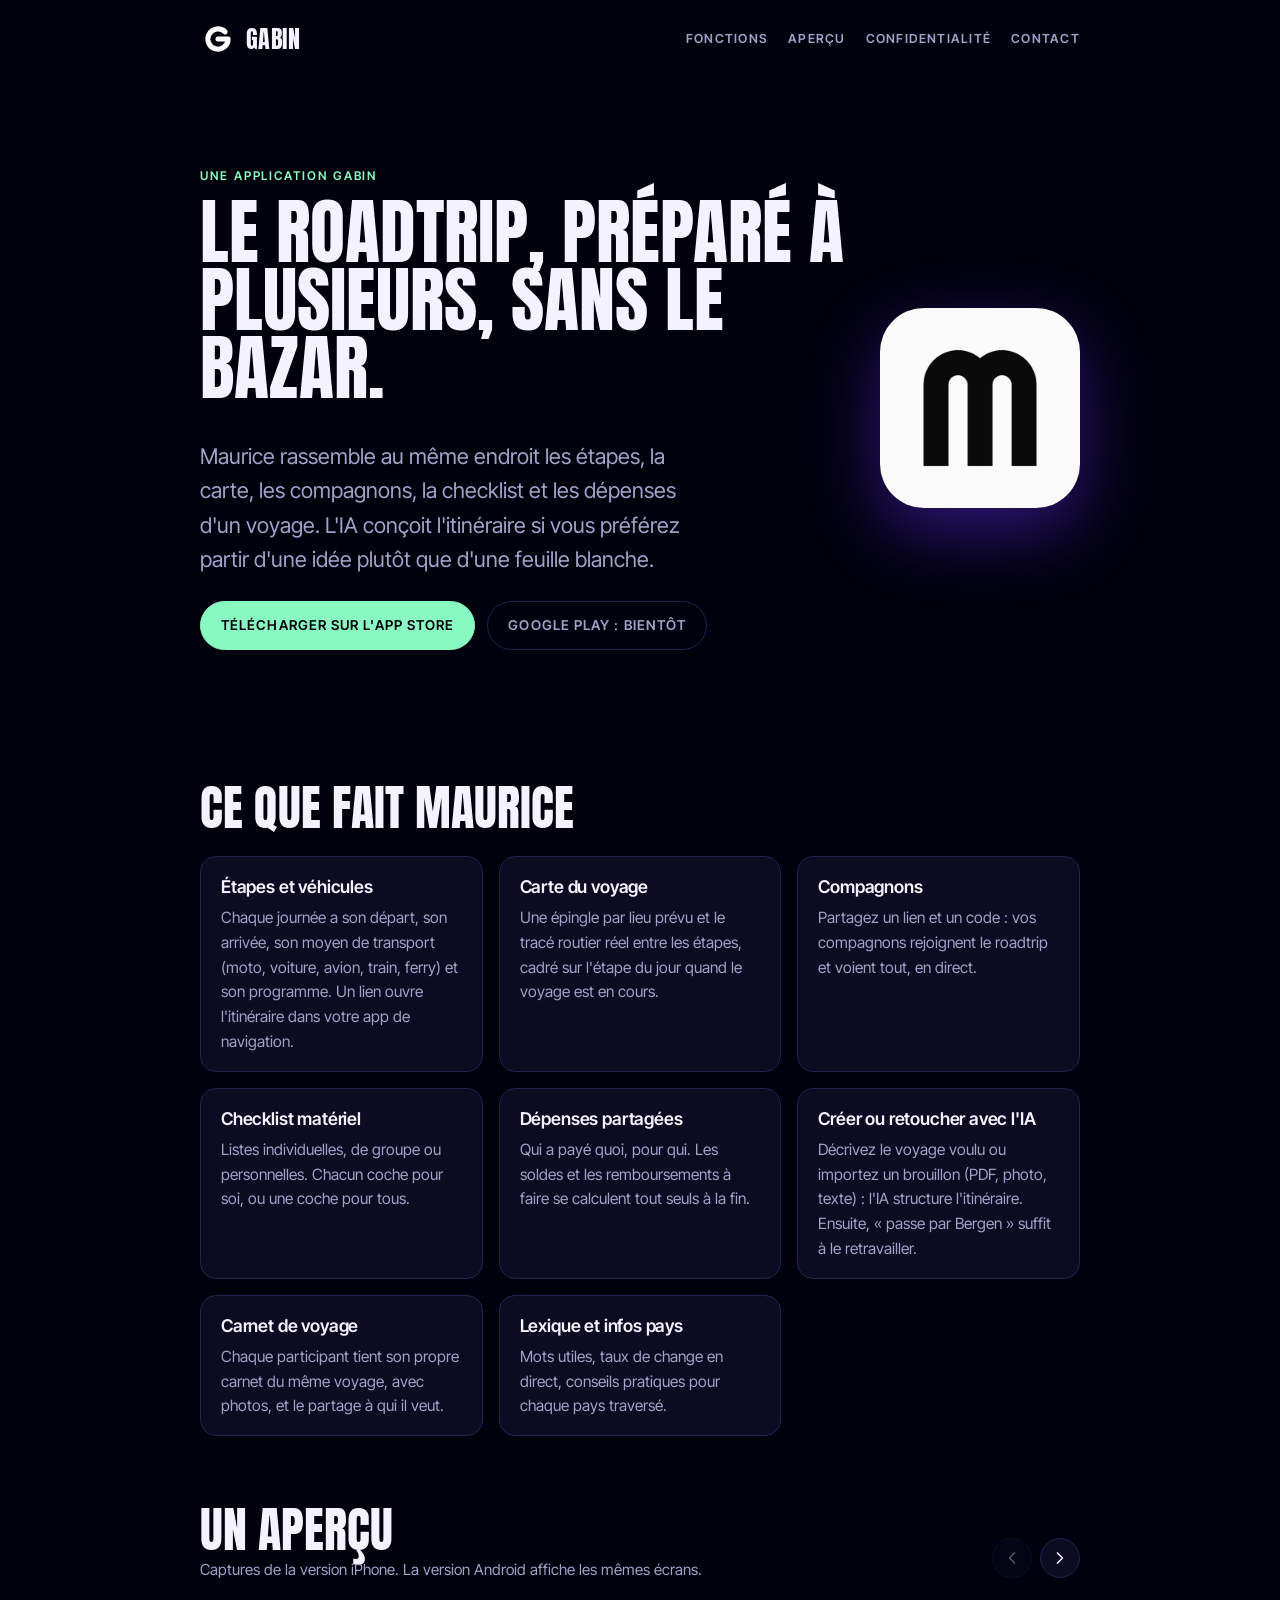
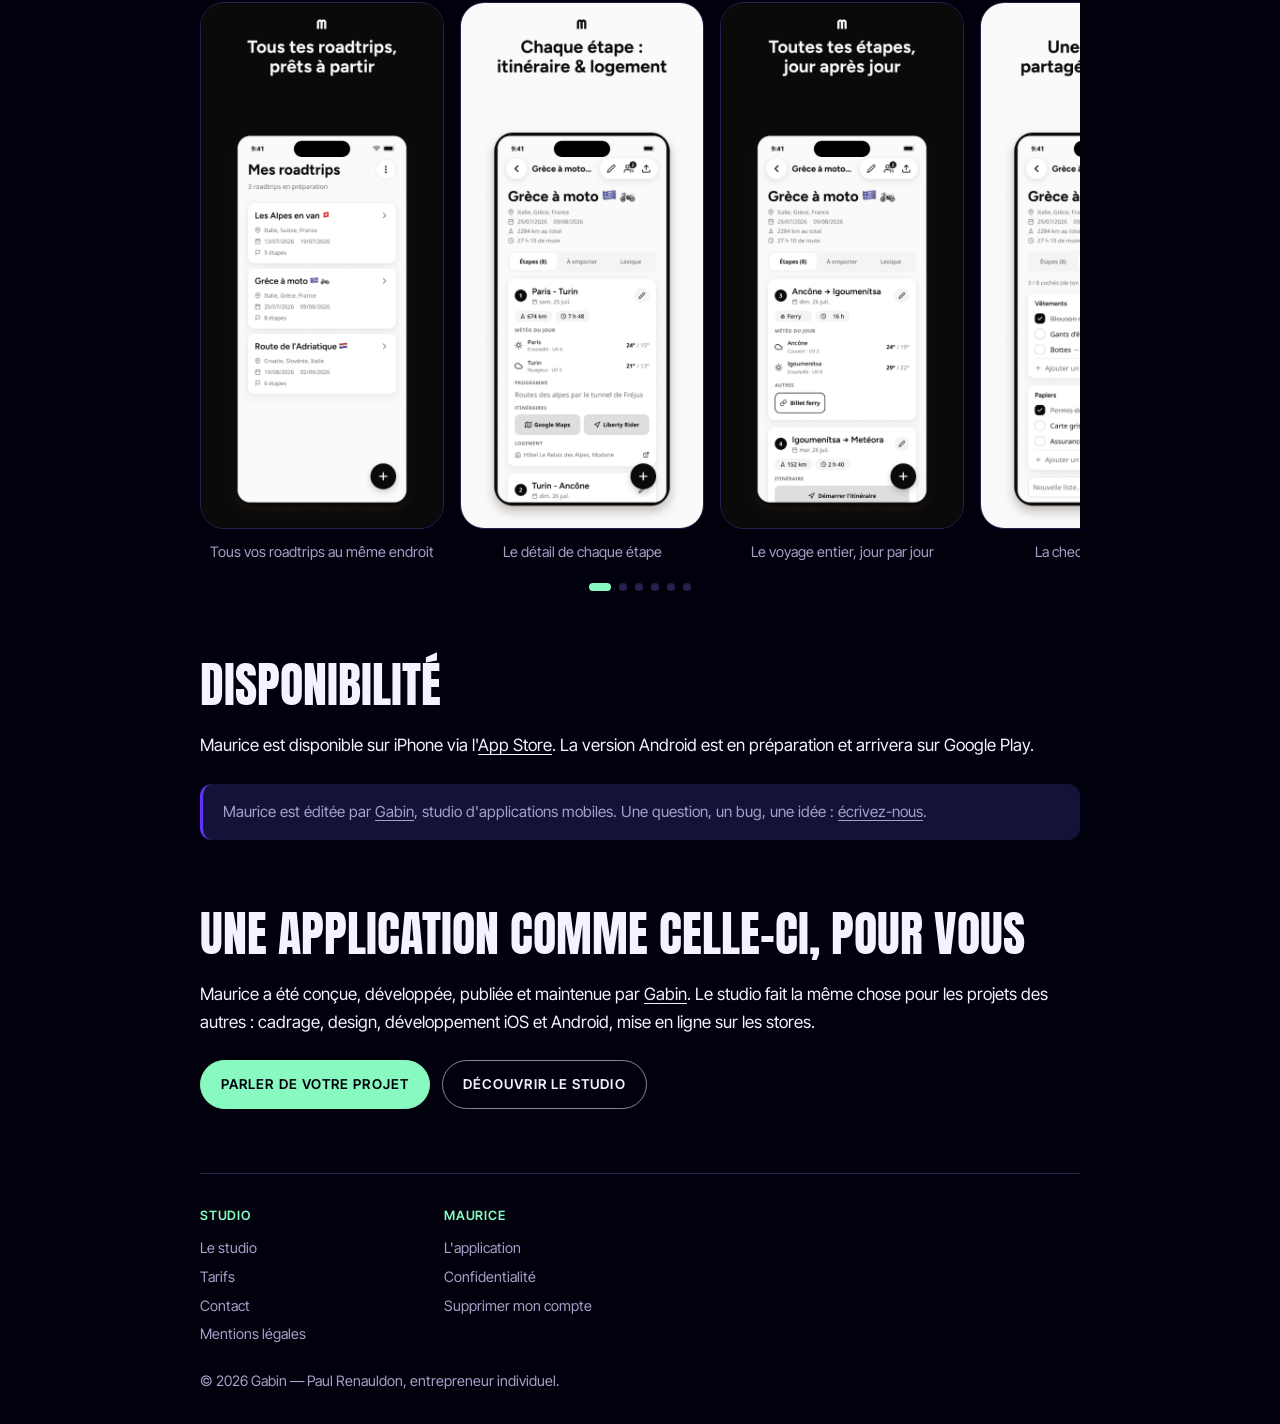
<file: maurice.html>
<!doctype html>
<html lang="fr">
<head>
  <meta charset="utf-8">
  <meta name="viewport" content="width=device-width, initial-scale=1, viewport-fit=cover">
  <title>Maurice — l'app qui organise vos roadtrips entre amis | Gabin</title>
  <meta name="description" content="Maurice est une application iOS et Android pour préparer et vivre un roadtrip à plusieurs : étapes, carte, compagnons, checklist, dépenses partagées, carnet de voyage et itinéraire conçu par l'IA.">
  <!-- Vérification Google Search Console : coller ici la balise <meta name="google-site-verification" content="…"> fournie par Google. -->
  <link rel="icon" href="assets/favicon.png">
  <link rel="apple-touch-icon" href="assets/icon.png">
  <meta property="og:title" content="Maurice — l'app qui organise vos roadtrips entre amis">
  <meta property="og:description" content="Étapes, carte, compagnons, checklist, dépenses, carnet de voyage. Un itinéraire conçu ou retravaillé par l'IA.">
  <meta property="og:image" content="assets/icon.png">
  <meta property="og:type" content="website">
  <link rel="preconnect" href="https://fonts.googleapis.com">
  <link rel="preconnect" href="https://fonts.gstatic.com" crossorigin>
  <link href="https://fonts.googleapis.com/css2?family=Anton&family=Instrument+Serif:ital@0;1&family=Inter+Tight:wght@400;500;600;700&display=swap" rel="stylesheet">
  <link rel="stylesheet" href="styles.css">
</head>
<body>
  <div class="wrap">
    <header class="top">
      <a class="brand" href="./"><img src="assets/gabin.svg" alt="" width="36" height="36">Gabin</a>
      <nav class="top-links" aria-label="Navigation">
        <a href="#fonctions">Fonctions</a>
        <a href="#apercu">Aperçu</a>
        <a href="confidentialite.html">Confidentialité</a>
        <a href="mailto:contact@gabin-studio.fr">Contact</a>
      </nav>
    </header>

    <main>
      <section class="hero">
        <div class="hero-grid">
          <div>
            <p class="eyebrow">Une application Gabin</p>
            <h1>Le roadtrip, préparé à plusieurs, sans le bazar.</h1>
            <p class="lead">Maurice rassemble au même endroit les étapes, la carte, les compagnons, la checklist et les dépenses d'un voyage. L'IA conçoit l'itinéraire si vous préférez partir d'une idée plutôt que d'une feuille blanche.</p>
            <div class="cta-row">
              <a class="btn btn--primary" href="https://apps.apple.com/app/id6791181940">Télécharger sur l'App Store</a>
              <span class="btn btn--ghost btn--disabled" aria-disabled="true">Google Play : bientôt</span>
            </div>
          </div>
          <img src="assets/icon.png" alt="Icône de l'application Maurice" width="200" height="200">
        </div>
      </section>

      <section id="fonctions">
        <h2>Ce que fait Maurice</h2>
        <div class="grid">
          <article class="card"><h3>Étapes et véhicules</h3><p>Chaque journée a son départ, son arrivée, son moyen de transport (moto, voiture, avion, train, ferry) et son programme. Un lien ouvre l'itinéraire dans votre app de navigation.</p></article>
          <article class="card"><h3>Carte du voyage</h3><p>Une épingle par lieu prévu et le tracé routier réel entre les étapes, cadré sur l'étape du jour quand le voyage est en cours.</p></article>
          <article class="card"><h3>Compagnons</h3><p>Partagez un lien et un code : vos compagnons rejoignent le roadtrip et voient tout, en direct.</p></article>
          <article class="card"><h3>Checklist matériel</h3><p>Listes individuelles, de groupe ou personnelles. Chacun coche pour soi, ou une coche pour tous.</p></article>
          <article class="card"><h3>Dépenses partagées</h3><p>Qui a payé quoi, pour qui. Les soldes et les remboursements à faire se calculent tout seuls à la fin.</p></article>
          <article class="card"><h3>Créer ou retoucher avec l'IA</h3><p>Décrivez le voyage voulu ou importez un brouillon (PDF, photo, texte) : l'IA structure l'itinéraire. Ensuite, « passe par Bergen » suffit à le retravailler.</p></article>
          <article class="card"><h3>Carnet de voyage</h3><p>Chaque participant tient son propre carnet du même voyage, avec photos, et le partage à qui il veut.</p></article>
          <article class="card"><h3>Lexique et infos pays</h3><p>Mots utiles, taux de change en direct, conseils pratiques pour chaque pays traversé.</p></article>
        </div>
      </section>

      <section id="apercu">
        <div class="shots-head">
          <div>
            <h2>Un aperçu</h2>
            <p class="meta">Captures de la version iPhone. La version Android affiche les mêmes écrans.</p>
          </div>
          <div class="shots-nav">
            <button type="button" class="shots-btn" data-dir="-1" aria-label="Captures précédentes" aria-controls="shots">
              <svg viewBox="0 0 24 24" width="20" height="20" aria-hidden="true" fill="none" stroke="currentColor" stroke-width="2" stroke-linecap="round" stroke-linejoin="round"><polyline points="15 18 9 12 15 6"></polyline></svg>
            </button>
            <button type="button" class="shots-btn" data-dir="1" aria-label="Captures suivantes" aria-controls="shots">
              <svg viewBox="0 0 24 24" width="20" height="20" aria-hidden="true" fill="none" stroke="currentColor" stroke-width="2" stroke-linecap="round" stroke-linejoin="round"><polyline points="9 18 15 12 9 6"></polyline></svg>
            </button>
          </div>
        </div>

        <div class="shots" id="shots" tabindex="0" role="group" aria-label="Captures d'écran de l'application, faites défiler horizontalement">
          <figure><img src="assets/captures/capture-1.png" alt="Écran d'accueil listant trois roadtrips avec leurs pays, dates et nombre d'étapes" width="516" height="1118" loading="lazy"><figcaption>Tous vos roadtrips au même endroit</figcaption></figure>
          <figure><img src="assets/captures/capture-2.png" alt="Fiche d'une étape avec son trajet, son moyen de transport et son programme" width="516" height="1118" loading="lazy"><figcaption>Le détail de chaque étape</figcaption></figure>
          <figure><img src="assets/captures/capture-3.png" alt="Liste ordonnée des étapes d'un roadtrip" width="516" height="1118" loading="lazy"><figcaption>Le voyage entier, jour par jour</figcaption></figure>
          <figure><img src="assets/captures/capture-4.png" alt="Checklist de matériel partagée, avec des affaires cochées" width="516" height="1118" loading="lazy"><figcaption>La checklist, partagée</figcaption></figure>
          <figure><img src="assets/captures/capture-5.png" alt="Lexique des mots utiles dans la langue du pays traversé" width="516" height="1118" loading="lazy"><figcaption>Les mots utiles du pays</figcaption></figure>
          <figure><img src="assets/captures/capture-6.png" alt="Écran d'invitation d'un compagnon par lien et par code" width="516" height="1118" loading="lazy"><figcaption>Vos compagnons, en un lien</figcaption></figure>
        </div>

        <div class="shots-dots" id="shots-dots" aria-hidden="true"></div>
      </section>

      <section>
        <h2>Disponibilité</h2>
        <p>Maurice est disponible sur iPhone via l'<a href="https://apps.apple.com/app/id6791181940">App Store</a>. La version Android est en préparation et arrivera sur Google Play.</p>
        <p class="note">Maurice est éditée par <a href="./">Gabin</a>, studio d'applications mobiles. Une question, un bug, une idée : <a href="mailto:contact@gabin-studio.fr">écrivez-nous</a>.</p>
      </section>

      <section>
        <h2>Une application comme celle-ci, pour vous</h2>
        <p>Maurice a été conçue, développée, publiée et maintenue par <a href="./">Gabin</a>. Le studio fait la même chose pour les projets des autres : cadrage, design, développement iOS et Android, mise en ligne sur les stores.</p>
        <div class="cta-row">
          <a class="btn btn--primary" href="./#contact">Parler de votre projet</a>
          <a class="btn btn--ghost" href="./#studio">Découvrir le studio</a>
        </div>
      </section>
    </main>

    <footer class="bottom">
      <nav class="site-map" aria-label="Plan du site">
        <div>
          <p class="site-map-head">Studio</p>
          <ul>
          <li><a href="./">Le studio</a></li>
          <li><a href="./#tarifs">Tarifs</a></li>
          <li><a href="mailto:contact@gabin-studio.fr">Contact</a></li>
          <li><a href="./mentions-legales.html">Mentions légales</a></li>
          </ul>
        </div>
        <div>
          <p class="site-map-head">Maurice</p>
          <ul>
          <li><a href="./maurice.html">L'application</a></li>
          <li><a href="./confidentialite.html">Confidentialité</a></li>
          <li><a href="./supprimer-compte.html">Supprimer mon compte</a></li>
          </ul>
        </div>
      </nav>
      <div>© 2026 Gabin — Paul Renauldon, entrepreneur individuel.</div>
    </footer>
  </div>

  <script>
    (function () {
      var rail = document.getElementById('shots');
      var dotsBox = document.getElementById('shots-dots');
      if (!rail || !dotsBox) return;
      var cards = Array.prototype.slice.call(rail.querySelectorAll('figure'));
      var buttons = Array.prototype.slice.call(document.querySelectorAll('.shots-btn'));
      if (!cards.length) return;

      // Une pastille par capture : elles servent aussi de raccourci.
      var dots = cards.map(function (card, i) {
        var dot = document.createElement('button');
        dot.type = 'button';
        dot.className = 'shots-dot';
        dot.setAttribute('aria-label', 'Aller à la capture ' + (i + 1) + ' sur ' + cards.length);
        dot.addEventListener('click', function () {
          rail.scrollTo({ left: card.offsetLeft - rail.offsetLeft, behavior: 'smooth' });
        });
        dotsBox.appendChild(dot);
        return dot;
      });
      dotsBox.removeAttribute('aria-hidden');

      // La carte « courante » est celle dont le bord gauche est le plus proche
      // du bord gauche du rail — plus stable que de mesurer le centre.
      function currentIndex() {
        var best = 0, bestGap = Infinity;
        cards.forEach(function (card, i) {
          var gap = Math.abs(card.offsetLeft - rail.offsetLeft - rail.scrollLeft);
          if (gap < bestGap) { bestGap = gap; best = i; }
        });
        return best;
      }

      function sync() {
        var i = currentIndex();
        dots.forEach(function (dot, j) {
          dot.classList.toggle('is-active', j === i);
        });
        // Marge d'un pixel : les navigateurs arrondissent scrollLeft.
        var atStart = rail.scrollLeft <= 1;
        var atEnd = rail.scrollLeft >= rail.scrollWidth - rail.clientWidth - 1;
        buttons.forEach(function (btn) {
          btn.disabled = btn.dataset.dir === '-1' ? atStart : atEnd;
        });
      }

      buttons.forEach(function (btn) {
        btn.addEventListener('click', function () {
          var step = cards[0].getBoundingClientRect().width + 16; // 16 = gap
          var page = Math.max(1, Math.floor(rail.clientWidth / step));
          rail.scrollBy({ left: step * page * Number(btn.dataset.dir), behavior: 'smooth' });
        });
      });

      var ticking = false;
      rail.addEventListener('scroll', function () {
        if (ticking) return;
        ticking = true;
        requestAnimationFrame(function () { sync(); ticking = false; });
      });
      window.addEventListener('resize', sync);
      sync();
    })();
  </script>
</body>
</html>
</file>
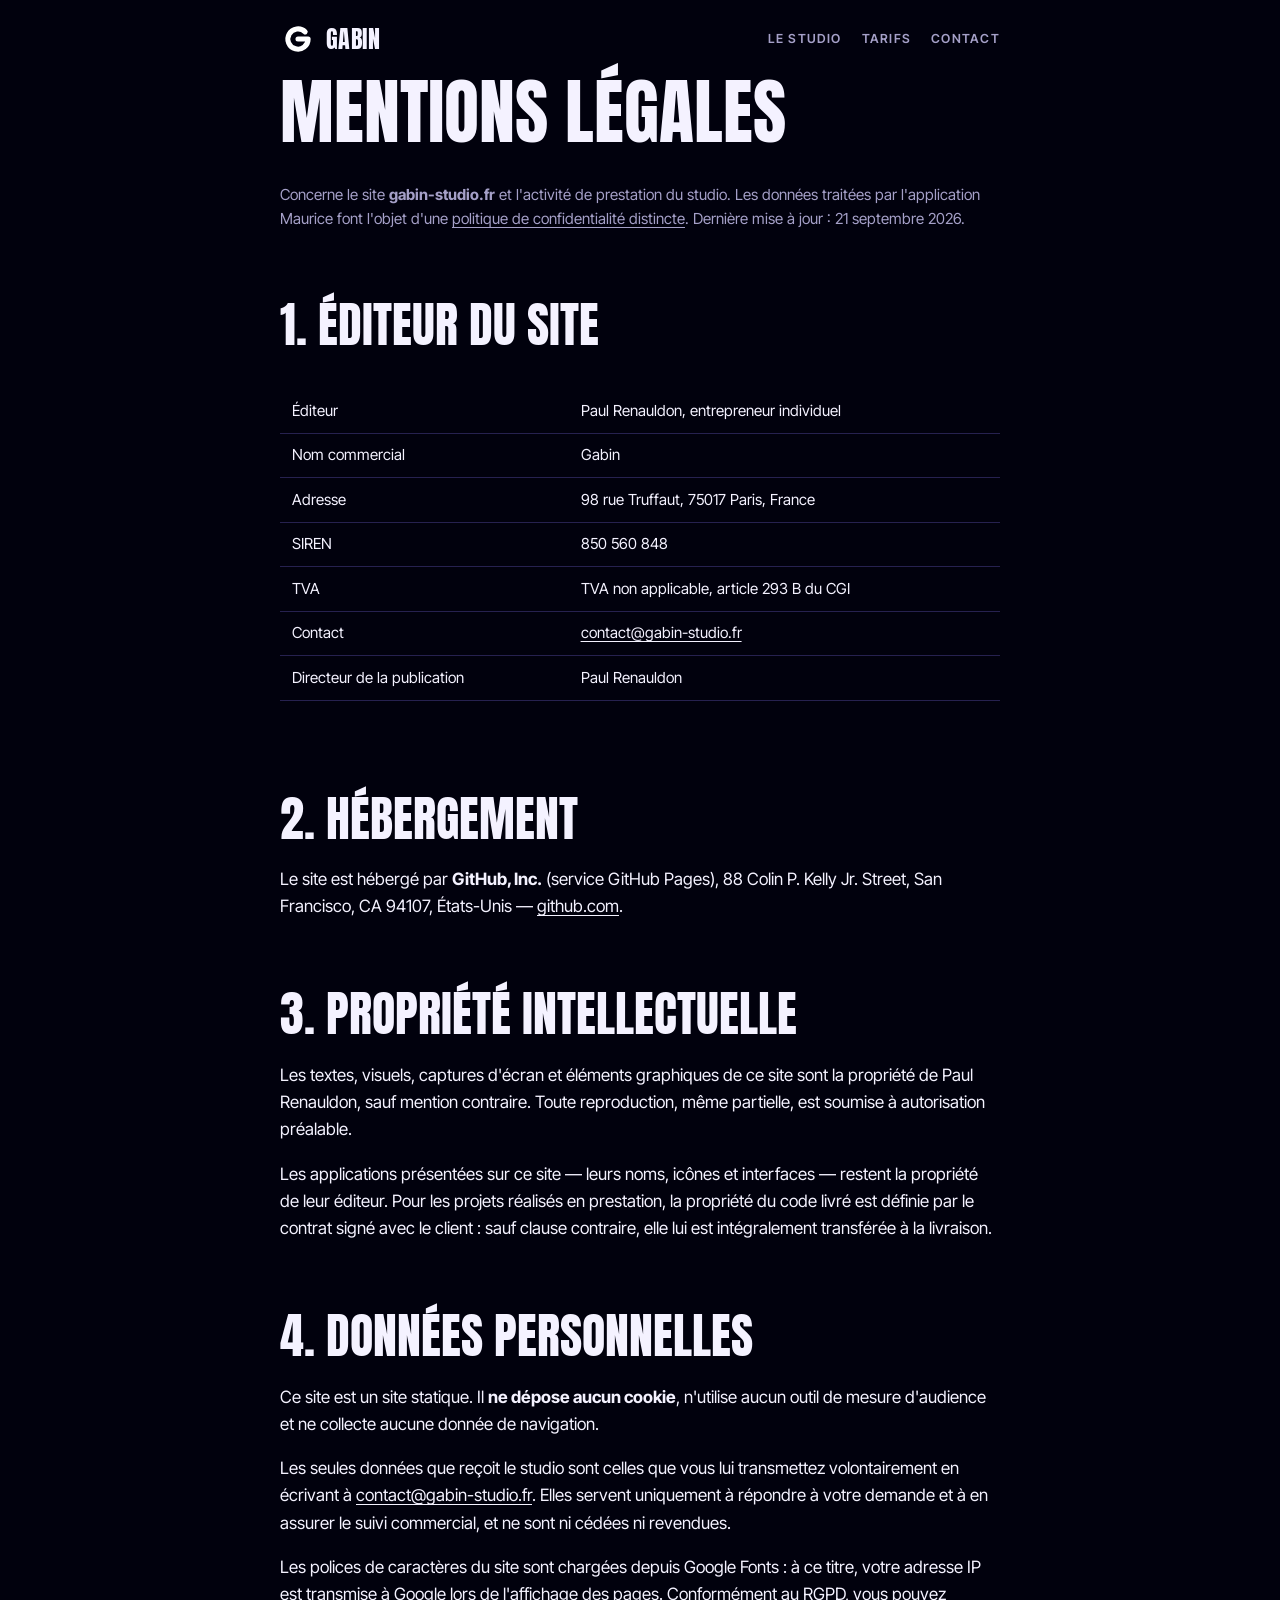
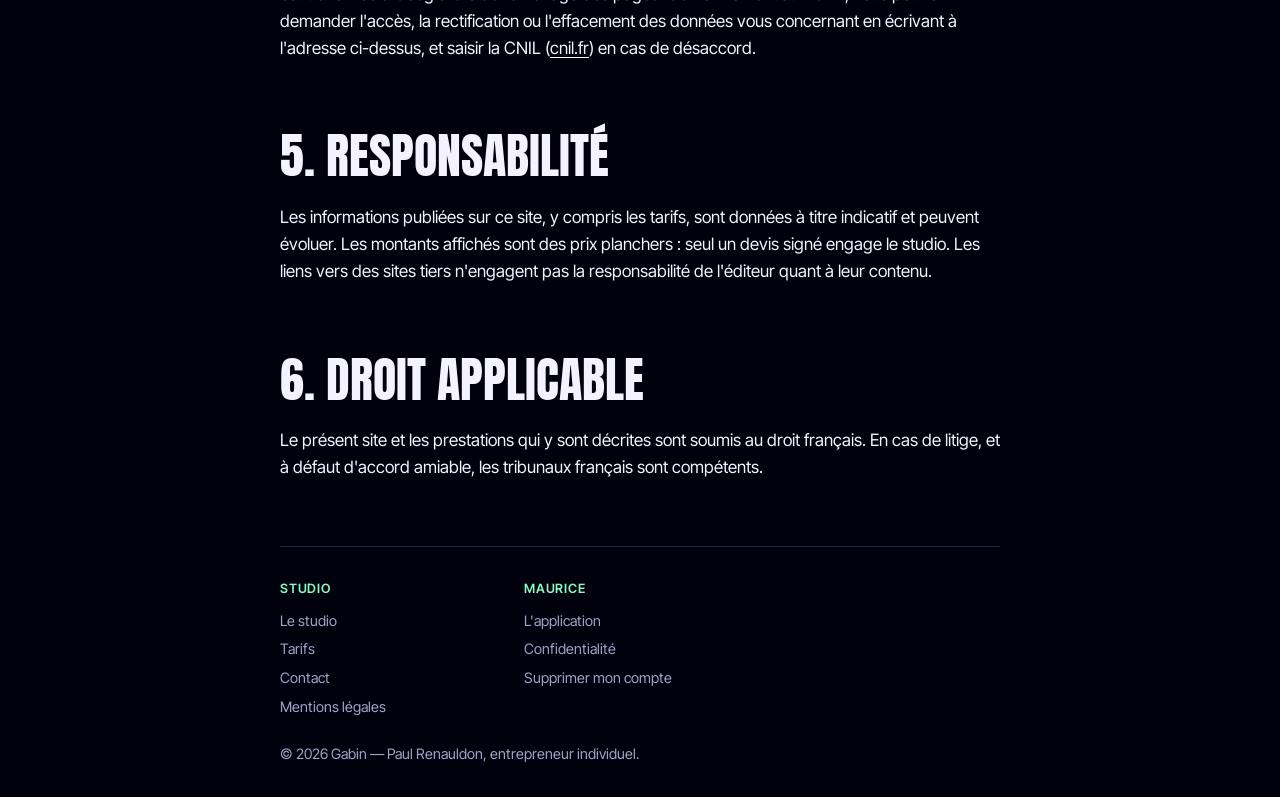
<file: mentions-legales.html>
<!doctype html>
<html lang="fr">
<head>
  <meta charset="utf-8">
  <meta name="viewport" content="width=device-width, initial-scale=1, viewport-fit=cover">
  <title>Mentions légales — Gabin</title>
  <meta name="description" content="Mentions légales du site gabin-studio.fr : éditeur, directeur de la publication, hébergeur, propriété intellectuelle et données personnelles.">
  <link rel="icon" href="assets/favicon.png">
  <link rel="apple-touch-icon" href="assets/icon.png">
  <link rel="preconnect" href="https://fonts.googleapis.com">
  <link rel="preconnect" href="https://fonts.gstatic.com" crossorigin>
  <link href="https://fonts.googleapis.com/css2?family=Anton&family=Instrument+Serif:ital@0;1&family=Inter+Tight:wght@400;500;600;700&display=swap" rel="stylesheet">
  <link rel="stylesheet" href="styles.css">
</head>
<body>
  <div class="wrap wrap--narrow">
    <header class="top">
      <a class="brand" href="./"><img src="assets/gabin.svg" alt="" width="36" height="36">Gabin</a>
      <nav class="top-links" aria-label="Navigation">
        <a href="./#studio">Le studio</a>
        <a href="./#tarifs">Tarifs</a>
        <a href="mailto:contact@gabin-studio.fr">Contact</a>
      </nav>
    </header>

    <main>
      <h1>Mentions légales</h1>
      <p class="meta">Concerne le site <strong>gabin-studio.fr</strong> et l'activité de prestation du studio. Les données traitées par l'application Maurice font l'objet d'une <a href="confidentialite.html">politique de confidentialité distincte</a>. Dernière mise à jour : 21 septembre 2026.</p>

      <h2>1. Éditeur du site</h2>
      <div class="table-wrap">
        <table>
          <tbody>
            <tr><td data-label="Champ">Éditeur</td><td data-label="Valeur">Paul Renauldon, entrepreneur individuel</td></tr>
            <tr><td data-label="Champ">Nom commercial</td><td data-label="Valeur">Gabin</td></tr>
            <tr><td data-label="Champ">Adresse</td><td data-label="Valeur">98 rue Truffaut, 75017 Paris, France</td></tr>
            <tr><td data-label="Champ">SIREN</td><td data-label="Valeur">850 560 848</td></tr>
            <tr><td data-label="Champ">TVA</td><td data-label="Valeur">TVA non applicable, article 293 B du CGI</td></tr>
            <tr><td data-label="Champ">Contact</td><td data-label="Valeur"><a href="mailto:contact@gabin-studio.fr">contact@gabin-studio.fr</a></td></tr>
            <tr><td data-label="Champ">Directeur de la publication</td><td data-label="Valeur">Paul Renauldon</td></tr>
          </tbody>
        </table>
      </div>

      <h2>2. Hébergement</h2>
      <p>Le site est hébergé par <strong>GitHub, Inc.</strong> (service GitHub Pages), 88 Colin P. Kelly Jr. Street, San Francisco, CA 94107, États-Unis — <a href="https://github.com">github.com</a>.</p>

      <h2>3. Propriété intellectuelle</h2>
      <p>Les textes, visuels, captures d'écran et éléments graphiques de ce site sont la propriété de Paul Renauldon, sauf mention contraire. Toute reproduction, même partielle, est soumise à autorisation préalable.</p>
      <p>Les applications présentées sur ce site — leurs noms, icônes et interfaces — restent la propriété de leur éditeur. Pour les projets réalisés en prestation, la propriété du code livré est définie par le contrat signé avec le client : sauf clause contraire, elle lui est intégralement transférée à la livraison.</p>

      <h2>4. Données personnelles</h2>
      <p>Ce site est un site statique. Il <strong>ne dépose aucun cookie</strong>, n'utilise aucun outil de mesure d'audience et ne collecte aucune donnée de navigation.</p>
      <p>Les seules données que reçoit le studio sont celles que vous lui transmettez volontairement en écrivant à <a href="mailto:contact@gabin-studio.fr">contact@gabin-studio.fr</a>. Elles servent uniquement à répondre à votre demande et à en assurer le suivi commercial, et ne sont ni cédées ni revendues.</p>
      <p>Les polices de caractères du site sont chargées depuis Google Fonts : à ce titre, votre adresse IP est transmise à Google lors de l'affichage des pages. Conformément au RGPD, vous pouvez demander l'accès, la rectification ou l'effacement des données vous concernant en écrivant à l'adresse ci-dessus, et saisir la CNIL (<a href="https://www.cnil.fr">cnil.fr</a>) en cas de désaccord.</p>

      <h2>5. Responsabilité</h2>
      <p>Les informations publiées sur ce site, y compris les tarifs, sont données à titre indicatif et peuvent évoluer. Les montants affichés sont des prix planchers : seul un devis signé engage le studio. Les liens vers des sites tiers n'engagent pas la responsabilité de l'éditeur quant à leur contenu.</p>

      <h2>6. Droit applicable</h2>
      <p>Le présent site et les prestations qui y sont décrites sont soumis au droit français. En cas de litige, et à défaut d'accord amiable, les tribunaux français sont compétents.</p>
    </main>

    <footer class="bottom">
      <nav class="site-map" aria-label="Plan du site">
        <div>
          <p class="site-map-head">Studio</p>
          <ul>
            <li><a href="./">Le studio</a></li>
            <li><a href="./#tarifs">Tarifs</a></li>
            <li><a href="mailto:contact@gabin-studio.fr">Contact</a></li>
            <li><a href="./mentions-legales.html">Mentions légales</a></li>
          </ul>
        </div>
        <div>
          <p class="site-map-head">Maurice</p>
          <ul>
            <li><a href="./maurice.html">L'application</a></li>
            <li><a href="./confidentialite.html">Confidentialité</a></li>
            <li><a href="./supprimer-compte.html">Supprimer mon compte</a></li>
          </ul>
        </div>
      </nav>
      <div>© 2026 Gabin — Paul Renauldon, entrepreneur individuel.</div>
    </footer>
  </div>
</body>
</html>
</file>
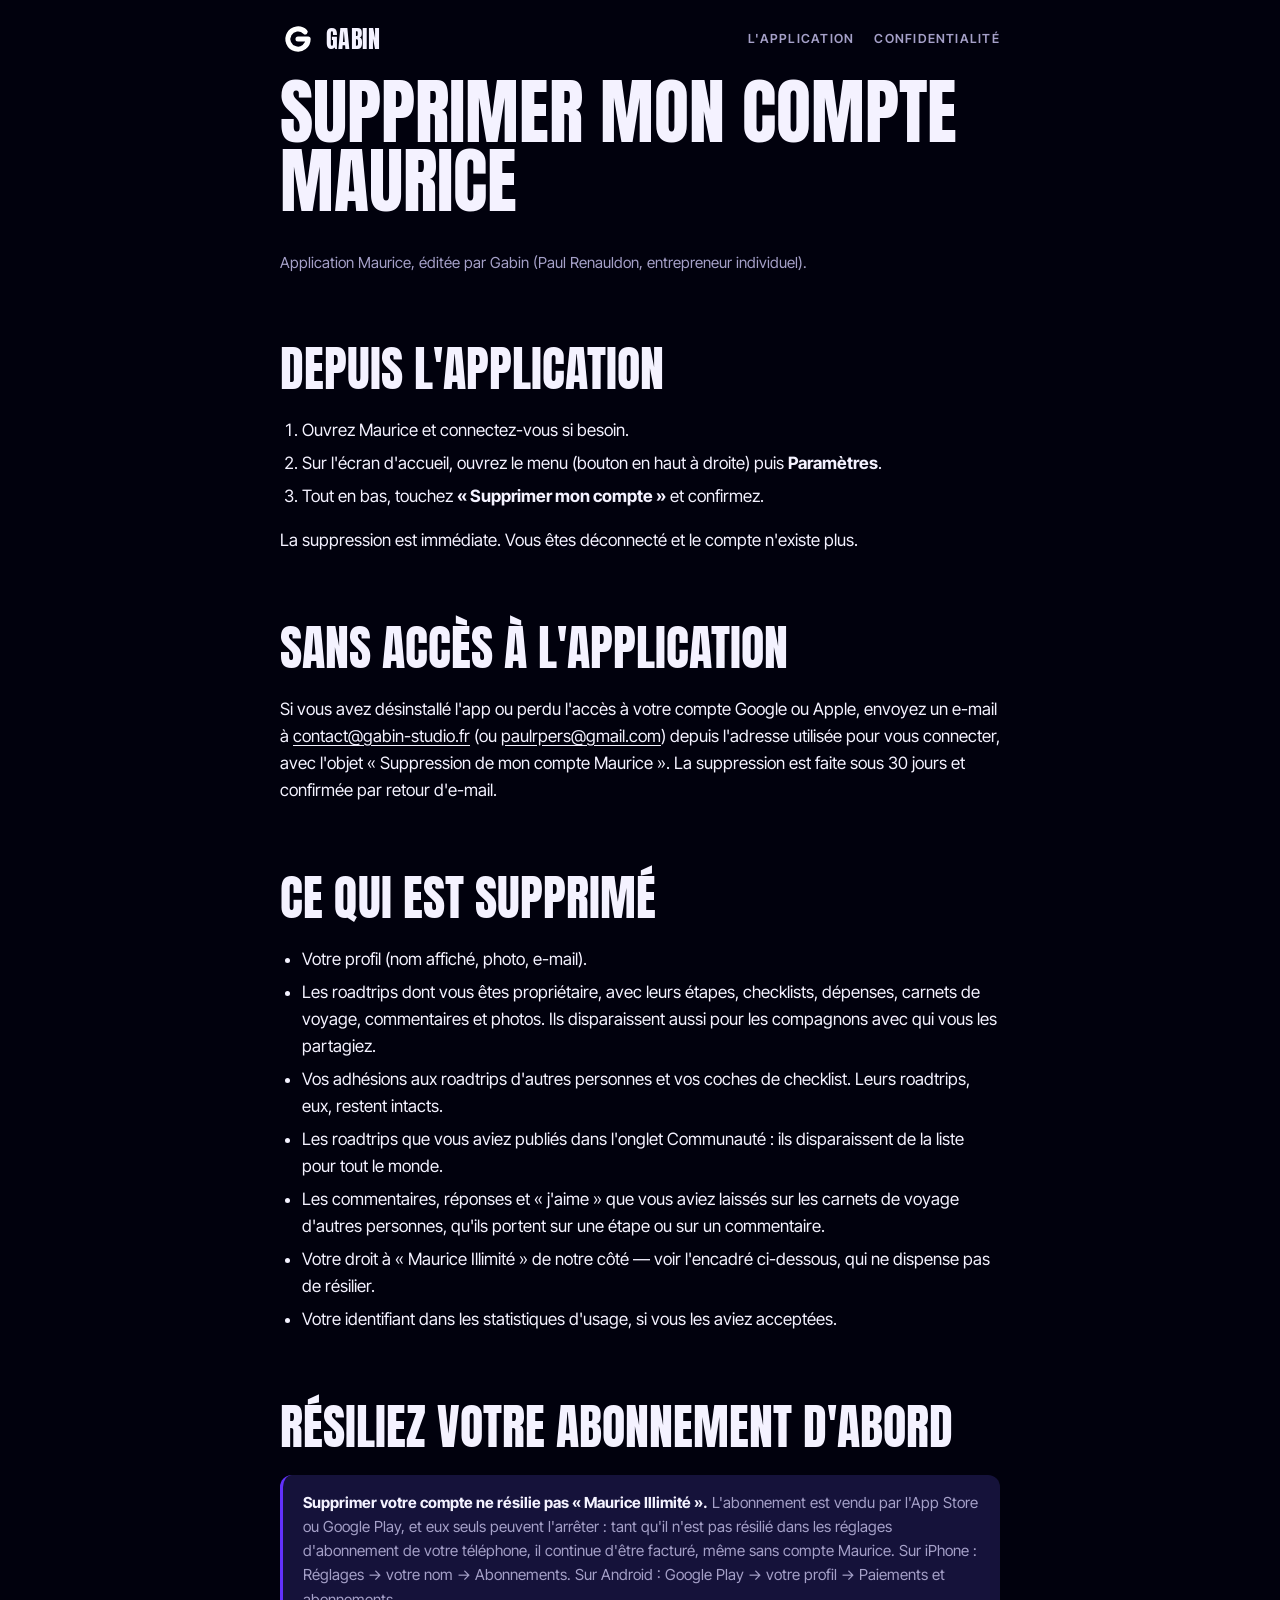
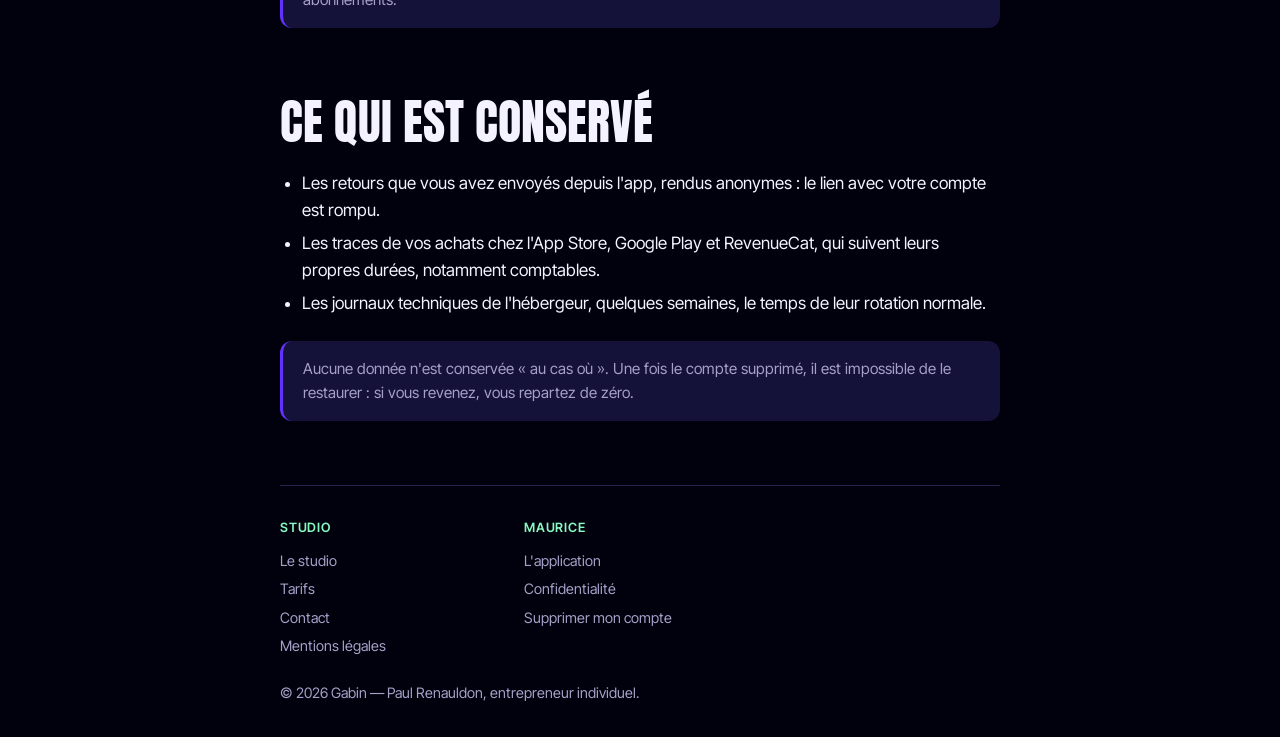
<file: supprimer-compte.html>
<!doctype html>
<html lang="fr">
<head>
  <meta charset="utf-8">
  <meta name="viewport" content="width=device-width, initial-scale=1, viewport-fit=cover">
  <title>Supprimer mon compte — Maurice | Gabin</title>
  <meta name="description" content="Comment supprimer votre compte Maurice et toutes les données associées, depuis l'application ou par e-mail.">
  <link rel="icon" href="assets/favicon.png">
  <link rel="preconnect" href="https://fonts.googleapis.com">
  <link rel="preconnect" href="https://fonts.gstatic.com" crossorigin>
  <link href="https://fonts.googleapis.com/css2?family=Anton&family=Instrument+Serif:ital@0;1&family=Inter+Tight:wght@400;500;600;700&display=swap" rel="stylesheet">
  <link rel="stylesheet" href="styles.css">
</head>
<body>
  <div class="wrap wrap--narrow">
    <header class="top">
      <a class="brand" href="./"><img src="assets/gabin.svg" alt="" width="36" height="36">Gabin</a>
      <nav class="top-links" aria-label="Navigation">
        <a href="maurice.html">L'application</a>
        <a href="confidentialite.html">Confidentialité</a>
      </nav>
    </header>

    <main>
      <h1>Supprimer mon compte Maurice</h1>
      <p class="meta">Application Maurice, éditée par Gabin (Paul Renauldon, entrepreneur individuel).</p>

      <h2>Depuis l'application</h2>
      <ol>
        <li>Ouvrez Maurice et connectez-vous si besoin.</li>
        <li>Sur l'écran d'accueil, ouvrez le menu (bouton en haut à droite) puis <strong>Paramètres</strong>.</li>
        <li>Tout en bas, touchez <strong>« Supprimer mon compte »</strong> et confirmez.</li>
      </ol>
      <p>La suppression est immédiate. Vous êtes déconnecté et le compte n'existe plus.</p>

      <h2>Sans accès à l'application</h2>
      <p>Si vous avez désinstallé l'app ou perdu l'accès à votre compte Google ou Apple, envoyez un e-mail à <a href="mailto:contact@gabin-studio.fr?subject=Suppression%20de%20mon%20compte%20Maurice">contact@gabin-studio.fr</a> (ou <a href="mailto:paulrpers@gmail.com?subject=Suppression%20de%20mon%20compte%20Maurice">paulrpers@gmail.com</a>) depuis l'adresse utilisée pour vous connecter, avec l'objet « Suppression de mon compte Maurice ». La suppression est faite sous 30 jours et confirmée par retour d'e-mail.</p>

      <h2>Ce qui est supprimé</h2>
      <ul>
        <li>Votre profil (nom affiché, photo, e-mail).</li>
        <li>Les roadtrips dont vous êtes propriétaire, avec leurs étapes, checklists, dépenses, carnets de voyage, commentaires et photos. Ils disparaissent aussi pour les compagnons avec qui vous les partagiez.</li>
        <li>Vos adhésions aux roadtrips d'autres personnes et vos coches de checklist. Leurs roadtrips, eux, restent intacts.</li>
        <li>Les roadtrips que vous aviez publiés dans l'onglet Communauté : ils disparaissent de la liste pour tout le monde.</li>
        <li>Les commentaires, réponses et « j'aime » que vous aviez laissés sur les carnets de voyage d'autres personnes, qu'ils portent sur une étape ou sur un commentaire.</li>
        <li>Votre droit à « Maurice Illimité » de notre côté — voir l'encadré ci-dessous, qui ne dispense pas de résilier.</li>
        <li>Votre identifiant dans les statistiques d'usage, si vous les aviez acceptées.</li>
      </ul>

      <h2>Résiliez votre abonnement d'abord</h2>
      <p class="note"><strong>Supprimer votre compte ne résilie pas « Maurice Illimité ».</strong> L'abonnement est vendu par l'App Store ou Google Play, et eux seuls peuvent l'arrêter : tant qu'il n'est pas résilié dans les réglages d'abonnement de votre téléphone, il continue d'être facturé, même sans compte Maurice. Sur iPhone : Réglages → votre nom → Abonnements. Sur Android : Google Play → votre profil → Paiements et abonnements.</p>

      <h2>Ce qui est conservé</h2>
      <ul>
        <li>Les retours que vous avez envoyés depuis l'app, rendus anonymes : le lien avec votre compte est rompu.</li>
        <li>Les traces de vos achats chez l'App Store, Google Play et RevenueCat, qui suivent leurs propres durées, notamment comptables.</li>
        <li>Les journaux techniques de l'hébergeur, quelques semaines, le temps de leur rotation normale.</li>
      </ul>
      <p class="note">Aucune donnée n'est conservée « au cas où ». Une fois le compte supprimé, il est impossible de le restaurer : si vous revenez, vous repartez de zéro.</p>
    </main>

    <footer class="bottom">
      <nav class="site-map" aria-label="Plan du site">
        <div>
          <p class="site-map-head">Studio</p>
          <ul>
          <li><a href="./">Le studio</a></li>
          <li><a href="./#tarifs">Tarifs</a></li>
          <li><a href="mailto:contact@gabin-studio.fr">Contact</a></li>
          <li><a href="./mentions-legales.html">Mentions légales</a></li>
          </ul>
        </div>
        <div>
          <p class="site-map-head">Maurice</p>
          <ul>
          <li><a href="./maurice.html">L'application</a></li>
          <li><a href="./confidentialite.html">Confidentialité</a></li>
          <li><a href="./supprimer-compte.html">Supprimer mon compte</a></li>
          </ul>
        </div>
      </nav>
      <div>© 2026 Gabin — Paul Renauldon, entrepreneur individuel.</div>
    </footer>
  </div>
</body>
</html>
</file>
<file: styles.css>
/* Gabin — site du studio. Direction artistique « Onyx · Indigo · Mint » :
   fond quasi noir, aplat indigo électrique pour les moments forts, menthe
   tropicale réservée à l'action. Titres en capitales condensées, contrepoint
   en serif italique. Thème sombre unique, assumé. */
:root {
  --onyx: #01010D; --indigo: #6331FB; --mint: #88F9C0;
  --bg: var(--onyx); --surface: #0D0B22; --surface-muted: #15123A;
  --fg: #F4F2FF; --muted: #A5A0C8; --border: #26214F;
  --accent: var(--indigo); --action: var(--mint); --on-action: var(--onyx);
  --radius-md: 12px; --radius-lg: 16px; --radius-xl: 24px; --radius-pill: 999px;
  --font-display: 'Anton', 'Impact', 'Arial Narrow', sans-serif;
  --font-serif: 'Instrument Serif', Georgia, serif;
  --font-heading: 'Inter Tight', system-ui, -apple-system, 'Segoe UI', sans-serif;
  --font-body: 'Inter Tight', system-ui, -apple-system, 'Segoe UI', sans-serif;
  color-scheme: dark;
}
* { box-sizing: border-box; }
html { -webkit-text-size-adjust: 100%; }
body { margin: 0; background: var(--bg); color: var(--fg); font-family: var(--font-body); font-size: 17px; line-height: 1.6; }
a { color: inherit; text-underline-offset: 3px; }
img { max-width: 100%; display: block; }
h1, h2, h3 { font-family: var(--font-heading); line-height: 1.15; letter-spacing: -0.01em; margin: 0 0 0.5em; }
h1 { font-size: clamp(2rem, 6vw, 3.25rem); font-weight: 700; }
h2 { font-size: clamp(1.4rem, 3.5vw, 1.9rem); font-weight: 700; margin-top: 2.5rem; }
h3 { font-size: 1.1rem; font-weight: 600; margin-top: 1.75rem; }
p { margin: 0 0 1em; }
.wrap { width: min(100% - 2.5rem, 880px); margin-inline: auto; }
.wrap--narrow { width: min(100% - 2.5rem, 720px); }
header.top { display: flex; flex-wrap: wrap; align-items: center; justify-content: space-between; gap: 0.75rem 1rem; padding-block: 1.25rem; }
.brand { display: inline-flex; align-items: center; gap: 0.6rem; font-family: var(--font-heading); font-weight: 700; font-size: 1.15rem; text-decoration: none; }
.brand img { width: 36px; height: 36px; border-radius: 10px; filter: brightness(0) invert(1); }
nav.top-links { display: flex; flex-wrap: wrap; gap: 0.5rem 1.25rem; font-size: 0.95rem; }
nav.top-links a { text-decoration: none; color: var(--muted); }
nav.top-links a:hover { color: var(--fg); }
.hero { padding-block: clamp(2.5rem, 8vw, 5.5rem) clamp(2rem, 6vw, 4rem); }
.hero--plain .lead { max-width: 52ch; }
.eyebrow { font-family: var(--font-heading); font-weight: 600; font-size: 0.85rem; letter-spacing: 0.06em; text-transform: uppercase; color: var(--muted); margin-bottom: 0.75rem; }

/* Liste des applications éditées par Gabin */
.apps { display: grid; gap: 1rem; margin-top: 1.25rem; }
.app-card { display: flex; gap: 1.25rem; align-items: flex-start; background: var(--surface); border: 1px solid var(--border); border-radius: var(--radius-lg); padding: 1.5rem; text-decoration: none; color: inherit; transition: border-color 0.15s, transform 0.15s; }
.app-card:hover { border-color: var(--fg); transform: translateY(-2px); }
.app-card:focus-visible { outline: 2px solid var(--fg); outline-offset: 3px; }
.app-card img { width: 72px; height: 72px; border-radius: 18px; flex: none; }
.app-card h3 { margin: 0 0 0.4rem; }
.app-card p { color: var(--muted); margin: 0 0 0.6rem; }
.app-meta { font-size: 0.88rem; color: var(--muted); }
@media (max-width: 480px) { .app-card { flex-direction: column; gap: 1rem; } }
.lead { color: var(--muted); max-width: 64ch; }
.hero .lead { font-size: clamp(1.1rem, 2.4vw, 1.35rem); max-width: 40ch; }
.hero-grid { display: grid; grid-template-columns: 1fr auto; gap: 2rem; align-items: center; }
.hero-grid img { width: clamp(120px, 22vw, 200px); height: auto; border-radius: 22%; box-shadow: 0 20px 50px rgba(0,0,0,0.15); }
@media (max-width: 640px) { .hero-grid { grid-template-columns: 1fr; } .hero-grid img { order: -1; width: 112px; } }
.cta-row { display: flex; flex-wrap: wrap; gap: 0.75rem; margin-top: 1.5rem; }
.btn { display: inline-flex; align-items: center; gap: 0.5rem; padding: 0.8rem 1.25rem; border-radius: var(--radius-pill); font-family: var(--font-heading); font-weight: 600; text-decoration: none; border: 1px solid var(--fg); }
.btn--primary { background: var(--fg); color: var(--bg); }
.btn--ghost { color: var(--fg); background: transparent; }
.btn--disabled { color: var(--muted); border-color: var(--border); cursor: default; }
.grid { display: grid; grid-template-columns: repeat(auto-fit, minmax(240px, 1fr)); gap: 1rem; margin-top: 1.25rem; }
.card { background: var(--surface); border: 1px solid var(--border); border-radius: var(--radius-lg); padding: 1.25rem 1.25rem 1rem; }
.card h3 { margin-top: 0; }
.card p { color: var(--muted); font-size: 0.97rem; margin: 0; }
.note { background: var(--surface-muted); border-radius: var(--radius-md); padding: 1rem 1.25rem; color: var(--muted); font-size: 0.95rem; }
/* Une note suit souvent une grille de cartes, qui n'a pas de marge basse : on garantit l'écart. */
* + .note { margin-top: 1.5rem; }
.meta { color: var(--muted); font-size: 0.95rem; }
table { width: 100%; border-collapse: collapse; font-size: 0.95rem; margin: 1rem 0 1.5rem; }
th, td { text-align: left; vertical-align: top; padding: 0.6rem 0.75rem; border-bottom: 1px solid var(--border); }
th { font-family: var(--font-heading); font-weight: 600; }
.table-wrap { overflow-x: auto; }
ol, ul { padding-left: 1.4rem; } li { margin-bottom: 0.35rem; }
footer.bottom { margin-top: 4rem; padding-block: 2rem; border-top: 1px solid var(--border); color: var(--muted); font-size: 0.9rem; }
footer.bottom .links { display: flex; flex-wrap: wrap; gap: 1rem; margin-bottom: 0.5rem; }
footer.bottom a { color: var(--muted); }

/* Carrousel de captures — cartes côte à côte, défilement par à-coups */
.shots-head { display: flex; align-items: flex-end; justify-content: space-between; gap: 1rem; flex-wrap: wrap; }
.shots-head h2 { margin-bottom: 0.25rem; }
.shots-head .meta { margin: 0; }
.shots-nav { display: flex; gap: 0.5rem; padding-bottom: 0.25rem; }
.shots-btn { display: inline-flex; align-items: center; justify-content: center; width: 40px; height: 40px; border-radius: var(--radius-pill); border: 1px solid var(--border); background: var(--surface); color: var(--fg); cursor: pointer; transition: border-color 0.15s, opacity 0.15s; }
.shots-btn:hover:not(:disabled) { border-color: var(--fg); }
.shots-btn:disabled { opacity: 0.35; cursor: default; }
.shots-btn:focus-visible { outline: 2px solid var(--fg); outline-offset: 2px; }

.shots { display: grid; grid-auto-flow: column; grid-auto-columns: 244px; gap: 1rem; overflow-x: auto; overscroll-behavior-x: contain; scroll-snap-type: x mandatory; padding-block: 1.25rem 0.25rem; scrollbar-width: none; }
.shots::-webkit-scrollbar { display: none; }
.shots:focus-visible { outline: 2px solid var(--fg); outline-offset: 4px; border-radius: var(--radius-md); }
.shots figure { margin: 0; scroll-snap-align: start; }
.shots img { width: 100%; height: auto; border-radius: var(--radius-xl); border: 1px solid var(--border); background: var(--surface); }
.shots figcaption { margin-top: 0.7rem; font-size: 0.9rem; color: var(--muted); text-align: center; }

.shots-dots { display: flex; justify-content: center; gap: 0.5rem; margin-top: 1rem; }
.shots-dot { width: 8px; height: 8px; padding: 0; border: 0; border-radius: var(--radius-pill); background: var(--border); cursor: pointer; transition: background 0.15s, width 0.15s; }
.shots-dot.is-active { background: var(--fg); width: 22px; }
.shots-dot:focus-visible { outline: 2px solid var(--fg); outline-offset: 3px; }

/* Au doigt, on balaie : les flèches ne servent à rien et les pastilles suffisent. */
@media (hover: none) and (pointer: coarse) { .shots-nav { display: none; } }
@media (max-width: 480px) { .shots { grid-auto-columns: min(244px, 68vw); } }
@media (prefers-reduced-motion: reduce) { .shots { scroll-behavior: auto; } }

/* Tableaux : en cartes empilées sur écran étroit */
@media (max-width: 640px) {
  table, tbody, tr, td { display: block; width: 100%; }
  thead { display: none; }
  tr { background: var(--surface); border: 1px solid var(--border); border-radius: var(--radius-md); padding: 0.75rem 1rem; margin-bottom: 0.75rem; }
  td { border: 0; padding: 0.25rem 0; }
  td::before { content: attr(data-label); display: block; font-family: var(--font-heading); font-weight: 600; font-size: 0.85rem; color: var(--muted); }
  td:first-child { font-family: var(--font-heading); font-weight: 700; font-size: 1.05rem; padding-bottom: 0.4rem; }
  td:first-child::before { display: none; }
}

/* Méthode — une liste ordonnée qui se lit comme un parcours, pas comme une liste */
.steps { list-style: none; counter-reset: step; padding: 0; margin: 1.25rem 0 1.5rem; display: grid; gap: 1rem; }
.steps li { counter-increment: step; position: relative; margin: 0; background: var(--surface); border: 1px solid var(--border); border-radius: var(--radius-lg); padding: 1.35rem 1.35rem 1.2rem 3.9rem; }
.steps li::before { content: counter(step); position: absolute; left: 1.35rem; top: 1.35rem; display: flex; align-items: center; justify-content: center; width: 28px; height: 28px; border-radius: var(--radius-pill); background: var(--fg); color: var(--bg); font-family: var(--font-heading); font-weight: 700; font-size: 0.9rem; }
.steps h3 { margin: 0 0 0.35rem; }
.steps p { margin: 0; color: var(--muted); font-size: 0.97rem; }
@media (max-width: 480px) { .steps li { padding: 3.4rem 1.15rem 1.1rem; } }

/* Contact — le seul endroit du site qui appelle vraiment à l'action */
.contact-panel { background: var(--surface); border: 1px solid var(--border); border-radius: var(--radius-xl); padding: clamp(1.5rem, 4vw, 2.5rem); margin-top: 1.25rem; }
.contact-panel h2 { margin-top: 0; }
.contact-panel h3 { font-size: 1rem; margin-top: 2rem; }
.contact-panel .cta-row { margin-bottom: 0.75rem; }
.contact-panel .meta { margin-bottom: 0; }
.checklist { list-style: none; padding: 0; margin: 0.75rem 0 0; display: grid; gap: 0.45rem; font-size: 0.95rem; color: var(--muted); }
.checklist li { position: relative; margin: 0; padding-left: 1.4rem; }
.checklist li::before { content: "—"; position: absolute; left: 0; }

/* Tarifs — trois formats côte à côte ; le prix doit se lire avant le texte */
.offers { display: grid; grid-template-columns: repeat(auto-fit, minmax(250px, 1fr)); gap: 1rem; margin-top: 1.25rem; align-items: stretch; }
.offer { display: flex; flex-direction: column; background: var(--surface); border: 1px solid var(--border); border-radius: var(--radius-lg); padding: 1.5rem; }
/* Le cadrage est la porte d'entrée : c'est lui qu'on souligne. */
.offer--feature { border-color: var(--fg); }
.offer h3 { margin: 0 0 0.75rem; }
.offer .price { color: var(--fg); font-family: var(--font-heading); font-weight: 700; font-size: clamp(1.35rem, 3vw, 1.6rem); line-height: 1.15; margin: 0 0 0.9rem; }
.price-from { display: block; margin-bottom: 0.15rem; font-size: 0.8rem; font-weight: 600; letter-spacing: 0.06em; text-transform: uppercase; color: var(--muted); }
.offer .price small { display: block; margin-top: 0.3rem; font-family: var(--font-body); font-weight: 400; font-size: 0.85rem; color: var(--muted); }
.offer p { color: var(--muted); font-size: 0.97rem; }
.offer > p:last-child { margin-bottom: 0; }
/* Repoussée en bas de carte pour que les mentions s'alignent entre colonnes. */
.offer-flag { margin-top: auto; padding-top: 0.9rem; border-top: 1px solid var(--border); font-size: 0.88rem; }

/* Pied de page — un plan du site plutôt qu'une file de liens : les deux
   mondes (le studio, l'app Maurice) sont nommés et séparés. */
.site-map { display: grid; grid-template-columns: repeat(auto-fit, minmax(180px, max-content)); gap: 1.5rem 4rem; margin-bottom: 1.5rem; }
.site-map-head { font-family: var(--font-heading); font-weight: 600; font-size: 0.8rem; letter-spacing: 0.06em; text-transform: uppercase; color: var(--fg); margin: 0 0 0.6rem; }
.site-map ul { list-style: none; padding: 0; margin: 0; display: grid; gap: 0.35rem; }
.site-map li { margin: 0; }
.site-map a { text-decoration: none; }
.site-map a:hover { text-decoration: underline; }

/* Champ légal encore vide : doit sauter aux yeux tant qu'il l'est. */
.todo { background: repeating-linear-gradient(45deg, var(--surface-muted), var(--surface-muted) 6px, transparent 6px, transparent 12px); color: var(--fg); border: 1px dashed var(--muted); border-radius: var(--radius-md); padding: 0.1rem 0.5rem; font-size: 0.9rem; }

/* ——— Direction artistique Onyx · Indigo · Mint ——— */
::selection { background: var(--mint); color: var(--onyx); }
h1, h2 { font-family: var(--font-display); font-weight: 400; text-transform: uppercase; letter-spacing: 0; line-height: 0.95; }
h1 { font-size: clamp(2.6rem, 8vw, 4.5rem); }
h2 { font-size: clamp(2rem, 5.5vw, 3rem); margin-top: 4.5rem; }
h3 { font-family: var(--font-heading); font-weight: 600; letter-spacing: -0.01em; }
.brand { font-family: var(--font-display); font-weight: 400; font-size: 1.5rem; text-transform: uppercase; letter-spacing: 0.02em; }
nav.top-links a { font-size: 0.78rem; font-weight: 600; letter-spacing: 0.1em; text-transform: uppercase; }
.eyebrow { font-family: var(--font-heading); font-size: 0.75rem; letter-spacing: 0.16em; color: var(--mint); }
.lead { color: var(--muted); }

/* Boutons : la menthe est la seule couleur qui appelle à l'action. */
.btn { font-family: var(--font-heading); font-size: 0.85rem; letter-spacing: 0.08em; text-transform: uppercase; border-width: 1.5px; transition: transform 0.15s, background 0.15s; }
.btn--primary { background: var(--mint); color: var(--on-action); border-color: var(--mint); }
.btn--primary:hover { transform: translateY(-1px); background: #a6fbd2; }
.btn--ghost { color: var(--fg); border-color: rgba(244, 242, 255, 0.55); }
.btn--ghost:hover { border-color: var(--fg); }
.btn--disabled { color: var(--muted); border-color: var(--border); }

/* Cartes : surfaces violacées, liseré indigo au survol. */
.card, .offer, .steps li, .app-card, .contact-panel { background: var(--surface); border-color: var(--border); }
.card { transition: border-color 0.15s; }
.card:hover, .app-card:hover { border-color: var(--indigo); }
.steps li::before { background: var(--indigo); color: #fff; }
.offer--feature { border-color: var(--mint); box-shadow: 0 0 0 1px var(--mint) inset; }
.offer .price { font-family: var(--font-display); font-weight: 400; font-size: clamp(2rem, 5vw, 2.6rem); letter-spacing: 0.01em; }
.offer .price small, .price-from { font-family: var(--font-heading); }
.price-from { color: var(--mint); }
.note { background: var(--surface-muted); color: var(--muted); border-left: 3px solid var(--indigo); }
.note strong { color: var(--fg); }
.shots-dot.is-active { background: var(--mint); }
.shots img { border-color: var(--border); }
.hero-grid img { box-shadow: 0 24px 70px rgba(99, 49, 251, 0.45); }
.site-map-head { color: var(--mint); }
footer.bottom { border-top-color: var(--border); }
.contact-panel { background: radial-gradient(120% 140% at 100% 0%, rgba(99, 49, 251, 0.55), transparent 60%), var(--surface); border-color: rgba(99, 49, 251, 0.6); }
.checklist li::before { color: var(--mint); }

/* Contrepoint typographique : la serif italique répond aux capitales. */
.t-block { display: block; font-family: var(--font-display); font-weight: 400; text-transform: uppercase; line-height: 0.86; }
.t-serif { display: block; font-family: var(--font-serif); font-style: italic; font-weight: 400; text-transform: none; line-height: 0.9; letter-spacing: -0.01em; }

/* ——— Hero : le téléphone, tout de suite ———
   Le titre à gauche, le téléphone 3D déjà construit à droite : il flotte,
   l'app vit (onglets, feuilles), la notification App Store sort de
   l'écran. Le process (cadrage → mise en ligne) se raconte juste en
   dessous, au rythme du défilement (section .story). */
.poster { position: relative; isolation: isolate; overflow: hidden; margin-top: 0.5rem; margin-inline: calc(50% - min(50vw - 1rem, 600px)); padding: clamp(1.25rem, 3.2vw, 2.25rem) clamp(1.25rem, 4vw, 2.75rem) clamp(1.25rem, 4vw, 2.75rem); border-radius: var(--radius-xl); container: poster / inline-size; background: linear-gradient(160deg, #5A2DF2 0%, #4520D0 48%, #2A0E92 100%); }
/* Le fond de l'affiche : un mesh gradient vivant. Des taches de couleur douces
   (violet, bleu électrique, fuchsia, une pointe de menthe) dérivent très
   lentement ; un grain fin évite les bandes. */
.mesh { position: absolute; inset: 0; z-index: -1; overflow: hidden; pointer-events: none; }
.mesh i { position: absolute; border-radius: 50%; will-change: transform; }
.mesh i:nth-child(1) { width: 72%; height: 80%; left: -20%; top: -34%; background: radial-gradient(closest-side, rgba(160, 118, 255, 1), rgba(160, 118, 255, 0)); animation: mesh-a 26s ease-in-out infinite alternate; }
.mesh i:nth-child(2) { width: 64%; height: 70%; right: -18%; top: -28%; background: radial-gradient(closest-side, rgba(52, 104, 255, 1), rgba(52, 104, 255, 0)); animation: mesh-b 30s ease-in-out infinite alternate; }
.mesh i:nth-child(3) { width: 78%; height: 80%; left: 6%; bottom: -36%; background: radial-gradient(closest-side, rgba(204, 76, 246, .85), rgba(204, 76, 246, 0)); animation: mesh-c 34s ease-in-out infinite alternate; }
.mesh i:nth-child(4) { width: 82%; height: 85%; right: -32%; bottom: -42%; background: radial-gradient(closest-side, rgba(20, 8, 88, .92), rgba(20, 8, 88, 0)); animation: mesh-d 32s ease-in-out infinite alternate; }
.mesh i:nth-child(5) { width: 44%; height: 46%; left: 32%; top: 16%; background: radial-gradient(closest-side, rgba(136, 249, 192, .2), rgba(136, 249, 192, 0)); animation: mesh-e 28s ease-in-out infinite alternate; }
.mesh i:nth-child(6) { width: 52%; height: 60%; left: -22%; bottom: -24%; background: radial-gradient(closest-side, rgba(38, 14, 138, .85), rgba(38, 14, 138, 0)); animation: mesh-f 36s ease-in-out infinite alternate; }
.mesh::after { content: ""; position: absolute; inset: 0; opacity: .12; mix-blend-mode: overlay; background-image: url("data:image/svg+xml;utf8,<svg xmlns='http://www.w3.org/2000/svg' width='180' height='180'><filter id='n'><feTurbulence type='fractalNoise' baseFrequency='.85' numOctaves='2' stitchTiles='stitch'/></filter><rect width='100%25' height='100%25' filter='url(%23n)'/></svg>"); }
@keyframes mesh-a { to { transform: translate(16%, 14%) scale(1.14); } }
@keyframes mesh-b { to { transform: translate(-14%, 18%) scale(1.1); } }
@keyframes mesh-c { to { transform: translate(18%, -16%) scale(1.12); } }
@keyframes mesh-d { to { transform: translate(-12%, -14%) scale(1.08); } }
@keyframes mesh-e { to { transform: translate(-20%, 22%) scale(1.25); } }
@keyframes mesh-f { to { transform: translate(22%, -10%) scale(1.15); } }
.poster .eyebrow { color: rgba(255, 255, 255, 0.85); }
.hero--phone { padding-bottom: clamp(1rem, 2.4vw, 1.6rem); }
.hero-grid2 { display: grid; grid-template-columns: minmax(0, 1fr) minmax(0, 1.12fr); grid-template-areas: "head phone" "text phone"; grid-template-rows: auto auto; align-content: center; column-gap: clamp(1rem, 3cqw, 2.5rem); }
.hero-head { grid-area: head; align-self: end; position: relative; z-index: 2; }
.hero-text { grid-area: text; align-self: start; position: relative; z-index: 2; animation: fade-up 1s cubic-bezier(.16, 1, .3, 1) .45s both; }
.hero-phone { grid-area: phone; position: relative; height: clamp(420px, 46cqw, 540px); }
.hero-title { margin: 0 0 1.3rem; color: #fff; }
.hero-title .t-block { font-size: clamp(3rem, 8.2cqw, 6.6rem); white-space: nowrap; }
.hero-title .t-serif { width: max-content; margin: -.02em 0 .16em .55em; font-size: clamp(2.5rem, 6.8cqw, 5.4rem); white-space: nowrap; }
.hero-title .t-block, .hero-title .t-serif { animation: line-in 1.1s cubic-bezier(.16, 1, .3, 1) both; }
.hero-title > :nth-child(2) { animation-delay: .1s; } .hero-title > :nth-child(3) { animation-delay: .2s; } .hero-title > :nth-child(4) { animation-delay: .3s; }

/* Les deux soulignés du titre : au crayon pour « du croquis », au trait
   menthe pour « sans détour ». */
.t-mark { position: relative; }
.mark { position: absolute; left: -3%; bottom: -0.2em; width: 106%; height: auto; overflow: visible; pointer-events: none; }
.mark path { fill: none; stroke-linecap: round; stroke-linejoin: round; stroke-dasharray: 1 2; stroke-dashoffset: 0; }
.mark--mint path { stroke: var(--mint); stroke-width: 6; }

.poster .lead { color: rgba(255, 255, 255, 0.86); font-size: 1.05rem; max-width: 42ch; margin-top: 0; }
.poster .btn--ghost { color: #fff; border-color: rgba(255, 255, 255, 0.6); }
.poster-facts { display: flex; flex-wrap: wrap; justify-content: space-between; gap: .4rem 1.5rem; list-style: none; margin: clamp(1rem, 2.4cqw, 1.75rem) 0 0; padding: .9rem 0 0; border-top: 1px solid rgba(255, 255, 255, .28); animation: fade-up 1s cubic-bezier(.16, 1, .3, 1) .6s both; }
.poster-facts li { margin: 0; font-size: .72rem; font-weight: 600; letter-spacing: .12em; text-transform: uppercase; color: #fff; }
.scroll-cue { display: flex; flex-direction: column; align-items: center; gap: .35rem; width: max-content; margin: clamp(.9rem, 2.2cqw, 1.5rem) auto 0; padding: .3rem .6rem; color: rgba(255, 255, 255, .8); font-family: var(--font-heading); font-size: .66rem; font-weight: 600; letter-spacing: .2em; text-transform: uppercase; text-decoration: none; transition: color .2s; }
.scroll-cue:hover { color: #fff; }
.scroll-cue svg { width: 18px; height: 18px; fill: none; stroke: currentColor; stroke-width: 1.8; stroke-linecap: round; stroke-linejoin: round; animation: cue 1.8s ease-in-out infinite; }
@keyframes cue { 0%, 100% { transform: translateY(-2px); opacity: .55; } 50% { transform: translateY(4px); opacity: 1; } }

/* Le téléphone du hero : la même maquette que celle de la scène, en grand,
   avec ses cartes rapprochées tout autour. Masqué le temps que le script
   prépare son entrée. */
.hero-phone .device-scene { position: absolute; --w: clamp(180px, 20cqw, 240px); }
.hero-phone .chip--a { top: 14%; left: -64%; }
.hero-phone .chip--b { top: 38%; right: -64%; }
.hero-phone .chip--c { bottom: 16%; left: -60%; }
.hero-phone .chip--d { top: 6%; right: -56%; }
.hero-phone .chip--e { top: 52%; left: -66%; }
.hero-phone .chip--f { bottom: 4%; right: -50%; }
.intro .hero-phone:not(.is-ready) { visibility: hidden; animation: reveal 0s 2.5s forwards; }
@container poster (max-width: 960px) {
  .hero-phone .chip--e, .hero-phone .chip--f { display: none; }
}
@container poster (max-width: 760px) {
  .hero-grid2 { grid-template-columns: minmax(0, 1fr); grid-template-areas: "head" "phone" "text"; grid-template-rows: auto; }
  .hero-title { margin-bottom: .2rem; }
  .hero-title .t-block { font-size: clamp(2.6rem, 14.5cqw, 4.6rem); }
  .hero-title .t-serif { font-size: clamp(2.2rem, 12cqw, 3.9rem); }
  .hero-phone { height: clamp(380px, 118cqw, 580px); margin-bottom: .5rem; }
  .hero-phone .device-scene { --w: clamp(158px, 50cqw, 240px); }
  .hero-phone .chip { padding: .45rem .6rem; }
  .hero-phone .chip b { font-size: .72rem; } .hero-phone .chip small { font-size: .64rem; }
  .hero-phone .chip--a { top: 9%; left: -50%; }
  .hero-phone .chip--b { top: 44%; right: -50%; }
  .hero-phone .chip--c { bottom: 7%; left: -44%; }
  .hero-phone .chip--d { display: none; }
  .poster-facts { display: grid; grid-template-columns: 1fr 1fr; gap: .6rem 1rem; }
}

/* ——— « Comment ça se passe » : le process, au rythme du défilement ———
   Sans script : la liste des quatre étapes. Avec : la carte reste épinglée
   plein écran le temps de quelques défilements, et la position dans la
   section fixe l'instant du scénario (hero.js) : les post-it arrivent un à
   un, la première version s'entoure, les pistes de design, le code, puis le
   téléphone. Remonter rembobine ; la frise permet de sauter à une étape. */
.story { position: relative; margin-top: clamp(1.25rem, 3vw, 2rem); }
.story-card { position: relative; isolation: isolate; overflow: hidden; margin-inline: calc(50% - min(50vw - 1rem, 600px)); padding: clamp(1.1rem, 2.6vw, 1.9rem) clamp(1.1rem, 3.6vw, 2.5rem) clamp(.9rem, 2vw, 1.4rem); border-radius: var(--radius-xl); background: linear-gradient(160deg, #5A2DF2 0%, #4520D0 48%, #2A0E92 100%); color: #fff; }
.story-head { position: relative; }
.story-kicker { margin: 0 0 .8rem; font-family: var(--font-heading); font-size: .72rem; font-weight: 600; line-height: 1.2; letter-spacing: .2em; text-transform: uppercase; color: rgba(255, 255, 255, .78); }
.story-caps { display: grid; gap: 1.75rem; list-style: none; margin: 0; padding: 0; }
.story-cap { margin: 0; }
.story-cap h3 { display: flex; align-items: baseline; gap: .45em; margin: 0 0 .35rem; font-family: var(--font-display); font-weight: 400; font-size: clamp(1.8rem, 3.6vw, 3rem); line-height: .95; letter-spacing: 0; text-transform: uppercase; }
.story-num { align-self: flex-start; padding-top: .3em; font-family: 'JetBrains Mono', ui-monospace, 'SF Mono', Menlo, monospace; font-size: .36em; letter-spacing: .04em; color: var(--mint); }
.story-cap p { margin: 0; max-width: 60ch; color: rgba(255, 255, 255, .88); font-size: clamp(.95rem, 1.35vw, 1.08rem); line-height: 1.45; }
.story-cap .story-meta { margin-top: .45rem; font-family: var(--font-heading); font-size: .66rem; font-weight: 600; letter-spacing: .14em; text-transform: uppercase; color: var(--mint); }
.story-cta { margin-top: 1rem; }
.story-body, .story .rail { display: none; }
.js .story { height: 640vh; }
.js .story-pin { position: sticky; top: 0; display: flex; flex-direction: column; box-sizing: border-box; height: 100vh; height: 100svh; padding-block: 10px; }
.js .story-card { flex: 1; min-height: 0; display: grid; grid-template-rows: auto minmax(0, 1fr) auto; }
.js .story-caps { gap: 0; }
.js .story-cap { grid-area: 1 / 1; opacity: 0; transform: translateY(14px); pointer-events: none; transition: opacity .35s ease, transform .5s cubic-bezier(.16, 1, .3, 1); }
.js .story-cap.is-active { opacity: 1; transform: none; pointer-events: auto; transition: opacity .5s ease .12s, transform .7s cubic-bezier(.16, 1, .3, 1) .12s; }
.js .story-cta { position: absolute; right: 0; bottom: 0; margin: 0; }
.js .story-body { display: block; position: relative; container: storybody / size; margin-block: .6rem .1rem; }
.js .story .rail { display: grid; margin-top: .35rem; }
.stage-box { position: absolute; left: 50%; top: 50%; translate: -50% -50%; width: min(100cqw, 100cqh * 2.2727); container: stage / inline-size; }
@media (max-width: 640px) {
  .story-kicker { margin-bottom: .45rem; font-size: .62rem; }
  .story-cap h3 { font-size: 1.65rem; }
  .story-cap p { font-size: .9rem; line-height: 1.4; }
  .js .story-pin { padding-block: 8px; }
  .js .story-cap .story-meta, .js .story-cta { display: none; }
  .story .rail-steps { gap: .3rem 1rem; }
  .story .rail-steps button { font-size: .6rem; letter-spacing: .12em; }
  .story .rail-track { width: 100%; }
}

/* ——— La scène du process ———
   Repère : 1000 × 440 en large, 360 × 640 en étroit, selon la forme de la
   place disponible. hero.js place les éléments dans ce repère ; les tailles
   suivent la largeur de la scène (cqw de .stage-box). */
.stage { position: relative; width: 100%; aspect-ratio: 1000 / 440; --preset: wide; --cw: 18.56cqw; --post: 8.4cqw; }
.stage > * { position: absolute; left: 0; top: 0; }
/* La scène est décorative : elle ne doit jamais capter un clic destiné à la frise. */
.stage { pointer-events: none; }
/* Le temps que le script prépare la scène, on la masque (classe posée dans
   le <head>) ; filet de sécurité si le script ne vient jamais. */
.intro .stage:not(.is-ready) { visibility: hidden; animation: reveal 0s 2.5s forwards; }
@keyframes reveal { to { visibility: visible; } }


/* Flèches et cadre du périmètre */
.stage-ink { width: 100%; height: 100%; overflow: visible; z-index: 4; pointer-events: none; }
.stage-ink path { fill: none; stroke-linecap: round; stroke-linejoin: round; stroke-dasharray: 1 2; }
.ink-arrow { stroke: #fff; stroke-width: 2.4; }
.ink-frame { stroke: var(--mint); stroke-width: 3; }
.stamp { translate: -50% -50%; padding: .17em .51em .11em; border-radius: .18em; background: var(--mint); color: var(--onyx); box-shadow: 0 .14em .45em rgba(1, 1, 13, .38); font-family: var(--font-display); font-size: calc(var(--post) * .3); line-height: 1; letter-spacing: .04em; white-space: nowrap; opacity: 0; z-index: 6; }

/* Ce que garde la V1 : une étiquette turquoise sur chaque écran retenu */
.keep { translate: -50% -50%; display: inline-flex; align-items: center; gap: .35em; margin: 0; padding: .32em .75em .32em .55em; border-radius: 999px; background: var(--mint); color: var(--onyx); font-family: var(--font-heading); font-weight: 700; font-size: 1.3cqw; line-height: 1.1; white-space: nowrap; box-shadow: 0 .5cqw 1.4cqw rgba(1, 1, 13, .35); opacity: 0; z-index: 6; }
.keep svg { width: 1.05em; height: 1.05em; flex: none; overflow: visible; }
.keep path { fill: none; stroke: var(--onyx); stroke-width: 2.6; stroke-linecap: round; stroke-linejoin: round; stroke-dasharray: 1 2; }

/* Atelier de cadrage : des post-it collés au mur, puis triés (MVP / plus tard) */
.stage { --pi-w: 15cqw; --pi-h: 9.2cqw; --pi-fs: 2.25cqw; }
.postit { width: var(--pi-w); height: var(--pi-h); translate: -50% -50%; display: grid; place-items: center; padding: 0 .55em; background: #FFE27A; color: #2E2B45; font-family: 'Caveat', 'Segoe Print', cursive; font-weight: 700; font-size: var(--pi-fs); line-height: 1.02; text-align: center; box-shadow: 0 .45cqw 1.1cqw rgba(1, 1, 13, .35); opacity: 0; z-index: 3; }
.postit span { display: block; }
.postit--ctx { background: #D9CCFF; }
.pi-check { position: absolute; right: -.5em; top: -.55em; display: grid; place-items: center; width: 1.45em; height: 1.45em; border-radius: 50%; background: var(--mint); box-shadow: 0 .2em .5em rgba(1, 1, 13, .3); opacity: 0; }
.pi-check svg { width: 62%; height: 62%; overflow: visible; }
.pi-check path { fill: none; stroke: var(--onyx); stroke-width: 2.8; stroke-linecap: round; stroke-linejoin: round; stroke-dasharray: 1 2; }
.board-label { translate: -50% -50%; margin: 0; font-family: 'Caveat', 'Segoe Print', cursive; font-weight: 700; font-size: 2.6cqw; line-height: 1; color: #fff; white-space: nowrap; opacity: 0; z-index: 3; }
.board-label--muted { color: rgba(255, 255, 255, .55); }

/* Étape Design : le même écran en trois pistes visuelles ; on en garde une */
.piste { width: var(--cw); aspect-ratio: 920 / 2000; translate: -50% -50%; border-radius: 13.5% / 6.2%; overflow: hidden; background: #fff; box-shadow: 0 1.2cqw 3cqw rgba(1, 1, 13, .4); opacity: 0; z-index: 2; }
.piste svg, .piste img { display: block; width: 100%; height: 100%; }
.piste-label { translate: -50% -50%; display: inline-flex; align-items: center; gap: .35em; margin: 0; color: rgba(255, 255, 255, .9); font-family: var(--font-heading); font-weight: 600; font-size: 1.05cqw; letter-spacing: .12em; text-transform: uppercase; white-space: nowrap; opacity: 0; z-index: 6; }
.piste-label i { width: .95em; height: .95em; border-radius: 50%; box-shadow: 0 0 0 1.5px rgba(255, 255, 255, .75); }
.piste-label i:last-of-type { margin-right: .35em; }

/* Éditeur de code */
.code { width: 34cqw; margin: 0; padding: .8em 1em 1em; border-radius: 14px; background: rgba(4, 3, 20, .93); border: 1px solid rgba(185, 166, 255, .22); box-shadow: 0 2cqw 4cqw rgba(1, 1, 13, .45); color: var(--fg); font-family: 'JetBrains Mono', ui-monospace, 'SF Mono', Menlo, monospace; font-size: 1.15cqw; opacity: 0; z-index: 5; }
.code-bar { display: flex; align-items: center; gap: .45em; margin: 0 0 .7em; color: var(--muted); font-size: .92em; }
.code-bar i { width: .7em; height: .7em; border-radius: 50%; background: rgba(255, 255, 255, .16); }
.code-bar span { margin-left: .5em; }
.code-lines { list-style: none; margin: 0; padding: 0; counter-reset: line; }
.code-lines li { position: relative; margin: 0; padding-left: 2.6em; line-height: 1.62; white-space: pre; counter-increment: line; }
.code-lines li::before { content: counter(line); position: absolute; left: 0; width: 1.7em; text-align: right; color: rgba(165, 160, 200, .55); }
.code-lines code { position: relative; font: inherit; }
.code .hl { position: absolute; inset: 0 -.7em 0 1.9em; border-left: 2px solid var(--mint); background: rgba(136, 249, 192, .13); opacity: 0; }
.code .k { color: #B9A6FF; } .code .f { color: #fff; font-weight: 500; } .code .a { color: #D9D4FF; } .code .t { color: var(--mint); } .code .s { color: #FFC9A8; }

/* Pastille de version : une version installable à chaque jalon */
.badge { display: inline-flex; align-items: center; gap: .55em; margin: 0; padding: .5em .9em; border-radius: 999px; background: rgba(4, 3, 20, .82); border: 1px solid rgba(255, 255, 255, .16); color: #fff; font-family: var(--font-heading); font-weight: 600; font-size: 1.2cqw; white-space: nowrap; opacity: 0; z-index: 6; }
.badge i { width: .55em; height: .55em; border-radius: 50%; background: var(--mint); box-shadow: 0 0 0 .25em rgba(136, 249, 192, .22); }
.badge-num { display: inline-block; height: 1.2em; overflow: hidden; color: var(--mint); font-variant-numeric: tabular-nums; }
.badge-num [data-strip] { display: flex; flex-direction: column; transform: translateY(-2.4em); }
.badge-num b { display: block; height: 1.2em; line-height: 1.2em; font-weight: 700; }

/* Notes turquoise : ce que le studio garantit, écrit à la main sur la scène */
.hero-note { margin: 0; font-family: 'Caveat', 'Segoe Print', cursive; font-weight: 700; font-size: 2.5cqw; line-height: 1.02; color: var(--mint); white-space: nowrap; opacity: 0; z-index: 7; text-shadow: 0 1px 14px rgba(1, 1, 13, .3); }
.hero-note span { display: block; }
.note-ink { width: 100%; height: 100%; overflow: visible; z-index: 7; pointer-events: none; }
.note-ink path { fill: none; stroke: var(--mint); stroke-width: 2.4; stroke-linecap: round; stroke-linejoin: round; stroke-dasharray: 1 2; }

/* ——— Téléphone 3D ———
   Une face avant (les écrans réels de Maurice), dix tranches empilées pour
   l'épaisseur, un dos. hero.js pilote la rotation via --rx/--ry/--rz/--fy. */
.device-scene { --w: 20cqw; left: 50%; top: 50%; width: var(--w); translate: -50% -50%; perspective: 1300px; z-index: 3; }
.device { --rx: 8deg; --ry: -18deg; --rz: 2deg; --fy: 0px; --gx: 50%; position: relative; transform-style: preserve-3d; transform: translateY(var(--fy)) rotateX(var(--rx)) rotateY(var(--ry)) rotateZ(var(--rz)); will-change: transform; }
.device-body { position: relative; transform-style: preserve-3d; --r: 17% / 7.8%; }
.device-edge { position: absolute; inset: 0; border-radius: var(--r); background: linear-gradient(90deg, #1b1740, #6a5cc9 18%, #2b2560 50%, #6a5cc9 82%, #1b1740); transform: translateZ(calc(var(--z) * 1.4px)); }
.device-back { position: absolute; inset: 0; border-radius: var(--r); display: grid; place-items: center; background: radial-gradient(80% 60% at 30% 20%, #3b2a9a, #140d45 70%); transform: translateZ(-15px) rotateY(180deg); backface-visibility: hidden; }
.device-back span { font-family: var(--font-display); font-size: calc(var(--w) * .28); color: rgba(255, 255, 255, .18); }
.device-buttons i { position: absolute; left: -2px; width: 3px; border-radius: 2px; background: #6a5cc9; transform: translateZ(-6px) rotateY(-90deg); }
.device-buttons i:nth-child(1) { top: 17%; height: 4%; } .device-buttons i:nth-child(2) { top: 24%; height: 8%; } .device-buttons i:nth-child(3) { top: 34%; height: 8%; }
.device-front { position: relative; padding: 3.6%; border-radius: var(--r); transform: translateZ(1px); }
.device-bezel { position: absolute; inset: 0; border-radius: var(--r); background: #04030f; box-shadow: inset 0 0 0 1.5px rgba(160, 140, 255, .55), inset 0 0 0 4px #04030f, inset 0 0 0 5px rgba(255, 255, 255, .08); }
.device-screen { position: relative; z-index: 1; aspect-ratio: 920 / 2000; overflow: hidden; border-radius: 13.5% / 6.2%; background: #eef1f4; container-type: inline-size; }
.screen-live { position: absolute; inset: 0; }
.screen-base { position: absolute; inset: 0; width: 100%; height: 100%; }
.screen-island { position: absolute; z-index: 9; top: 1.25%; left: 50%; width: 31%; height: 4.1%; margin-left: -15.5%; border-radius: 999px; background: #000; }
/* Barre d'onglets reconstruite en HTML (mêmes cotes que l'app) : la pastille
   glisse d'un onglet à l'autre et la barre défile, comme dans Maurice. */
.tabbar { position: absolute; z-index: 2; left: 6.3%; width: 87.4%; top: 34.3%; height: 5.55%; overflow: hidden; border-radius: 3.3cqw; background: #F8FAFA; font-family: 'Noto Sans', system-ui, -apple-system, sans-serif; }
.tabbar::before, .tabbar::after { position: absolute; z-index: 2; top: 0; bottom: 0; width: 11cqw; display: flex; align-items: center; font-size: 4.2cqw; color: #222; transition: opacity .35s; pointer-events: none; }
.tabbar::before { content: "‹"; left: 0; padding-left: 2cqw; background: linear-gradient(90deg, #F8FAFA 22%, rgba(248, 250, 250, 0)); opacity: 0; }
.tabbar::after { content: "›"; right: 0; justify-content: flex-end; padding-right: 2cqw; background: linear-gradient(270deg, #F8FAFA 22%, rgba(248, 250, 250, 0)); }
.tabbar.is-scrolled::before { opacity: 1; } .tabbar.is-scrolled::after { opacity: 0; }
.tabbar-track { position: absolute; top: 0; left: 0; height: 100%; display: flex; align-items: center; padding-inline: .7cqw; white-space: nowrap; transform: translateX(var(--tx, 0px)); transition: transform .55s cubic-bezier(.65, 0, .25, 1); }
.tab { position: relative; z-index: 1; padding: 0 3.75cqw; font-size: 3.25cqw; line-height: 1; color: #707070; transition: color .3s; }
.tab:first-of-type { padding-inline: 2.6cqw; }
.tab.is-active { color: #0A0A0A; font-weight: 600; }
.tab-pill { position: absolute; top: 9%; height: 82%; left: 0; width: var(--pw, 0px); border-radius: 2.4cqw; background: #fff; box-shadow: 0 .3cqw 1cqw rgba(0, 0, 0, .05); transform: translateX(var(--px, 0px)); transition: transform .5s cubic-bezier(.34, 1.3, .5, 1), width .5s cubic-bezier(.34, 1.3, .5, 1); }
/* Feuilles modales : elles montent du bas, le fond s'assombrit (mêmes
   valeurs que dans l'app, relevées sur les captures). */
.sheet-dim { position: absolute; inset: 0; z-index: 6; background: #000; opacity: 0; transition: opacity .4s ease; }
.sheet-dim.is-on { opacity: var(--dim, .45); }
.sheet-top { position: absolute; z-index: 7; top: 0; left: 0; width: 100%; height: auto; opacity: 0; transition: opacity .4s ease; }
.sheet-top.is-on { opacity: 1; transition-delay: .2s; }
.sheet { position: absolute; z-index: 8; left: 0; bottom: 0; width: 100%; height: auto; transform: translateY(102%); transition: transform .55s cubic-bezier(.32, .72, 0, 1); }
.sheet.is-open { transform: none; }
.tab-panels { position: absolute; z-index: 1; left: 0; right: 0; top: 39.85%; bottom: 0; overflow: hidden; }
.tab-panel { position: absolute; top: 0; left: 0; width: 100%; height: auto; opacity: 0; transform: translateX(var(--from, 6%)); transition: opacity .14s ease, transform .2s ease; }
.tab-panel.is-active { opacity: 1; transform: none; transition: opacity .3s ease .12s, transform .5s cubic-bezier(.16, 1, .3, 1) .12s; }
.tab-panel.is-leaving { opacity: 0; transform: translateX(var(--to, -4%)); }
.device-tap { position: absolute; z-index: 10; width: 30px; height: 30px; margin: -15px 0 0 -15px; border-radius: 50%; background: rgba(99, 49, 251, .35); border: 2px solid rgba(99, 49, 251, .8); opacity: 0; pointer-events: none; }
.device-tap.is-tapping { animation: tap .6s ease-out both; }

/* Couches de l'intro, posées sur l'écran : croquis → fil de fer → vrai écran */
.screen-intro { position: absolute; inset: 0; z-index: 3; background: #fff; opacity: 0; pointer-events: none; }
.screen-wire { position: absolute; inset: 0; }
.screen-wire svg { display: block; width: 100%; height: 100%; }
.screen-real { position: absolute; inset: 0; background: url(assets/ecrans/base.jpg) 0 0 / 100% 100%; }
.screen-real[data-real="0"] { clip-path: inset(0 0 66% 0); }
.screen-real[data-real="1"] { clip-path: inset(34% 0 59.6% 0); }
.screen-real[data-real="2"] { clip-path: inset(40.4% 0 28.4% 0); }
.screen-real[data-real="3"] { clip-path: inset(71.6% 0 0 0); }
.screen-flash { position: absolute; border: 2px solid var(--mint); box-shadow: 0 0 0 3px rgba(136, 249, 192, .25); opacity: 0; }
.screen-flash[data-flash="0"] { left: 4%; right: 4%; top: 6.8%; height: 26.6%; border-radius: 4cqw; }
.screen-flash[data-flash="1"] { left: 5.6%; right: 5.6%; top: 33.8%; height: 6.4%; border-radius: 4cqw; }
.screen-flash[data-flash="2"] { left: 5.2%; right: 5.2%; top: 41.2%; height: 29.9%; border-radius: 6cqw; }
.screen-flash[data-flash="3"] { left: 5.2%; right: 5.2%; top: 71.8%; height: 27.6%; border-radius: 6cqw; }
.screen-scan { left: 0; right: 0; top: -6%; height: 6%; position: absolute; background: linear-gradient(180deg, rgba(136, 249, 192, 0), rgba(136, 249, 192, .4)); border-bottom: 2px solid var(--mint); box-shadow: 0 6px 14px rgba(136, 249, 192, .55); opacity: 0; }
.screen-light { position: absolute; inset: 0; z-index: 11; background: linear-gradient(105deg, transparent 30%, rgba(255, 255, 255, .7) 48%, transparent 66%); transform: translateX(-130%); pointer-events: none; }
.device-glare { position: absolute; inset: 0; border-radius: var(--r); pointer-events: none; background: linear-gradient(115deg, transparent 35%, rgba(255, 255, 255, .28) 46%, rgba(255, 255, 255, .06) 52%, transparent 62%); background-size: 300% 100%; background-position: var(--gx) 0; mix-blend-mode: screen; }
.device-contour { position: absolute; inset: 0; width: 100%; height: 100%; overflow: visible; opacity: 0; pointer-events: none; }
.device-contour path { fill: none; stroke: var(--mint); stroke-width: 12; stroke-linecap: round; stroke-dasharray: 1 2; filter: drop-shadow(0 0 6px rgba(136, 249, 192, .7)); }
.device-glow { position: absolute; inset: 10% -40%; border-radius: 50%; background: radial-gradient(closest-side, rgba(136, 249, 192, .55), rgba(136, 249, 192, 0) 70%); filter: blur(30px); animation: glow 6s ease-in-out infinite; z-index: -1; }
.device-shadow { position: absolute; left: 12%; right: 12%; bottom: -9%; height: 7%; border-radius: 50%; background: radial-gradient(closest-side, rgba(1, 1, 13, .75), transparent); filter: blur(6px); transform: scale(var(--ss, 1)); }

/* Notification « disponible sur l'App Store » : elle tombe dans l'écran, puis
   s'en détache et vient vers le visiteur (translateZ), au-dessus du téléphone. */
.device-notif { position: absolute; z-index: 5; top: calc(var(--w) * .16); left: 6.5%; right: 6.5%; display: flex; gap: calc(var(--w) * .03); align-items: center; margin: 0; padding: calc(var(--w) * .035) calc(var(--w) * .04); border-radius: calc(var(--w) * .07); background: rgba(246, 246, 250, .95); -webkit-backdrop-filter: blur(10px); backdrop-filter: blur(10px); box-shadow: 0 calc(var(--w) * .02) calc(var(--w) * .05) rgba(1, 1, 13, .22); font-family: 'Noto Sans', system-ui, -apple-system, sans-serif; color: #0A0A0A; opacity: 0; transform: translateZ(2px); transform-origin: 50% 0; pointer-events: none; }
.device-notif img { width: calc(var(--w) * .12); height: calc(var(--w) * .12); border-radius: calc(var(--w) * .028); flex: none; }
.device-notif p { display: grid; gap: calc(var(--w) * .006); margin: 0; min-width: 0; font-size: calc(var(--w) * .043); line-height: 1.2; }
.device-notif .n-top { display: flex; justify-content: space-between; gap: .6em; color: #6b6b75; font-size: calc(var(--w) * .032); text-transform: uppercase; letter-spacing: .03em; }
.device-notif .n-top b { font-weight: 600; }
.device-notif .n-title { font-weight: 700; }
.device-notif .n-sub { color: #55555f; font-size: calc(var(--w) * .036); }

/* Cartes flottantes : de vraies données de l'app, posées devant le
   téléphone (translateZ) pour que la profondeur se lise en mouvement. */
.chip { --cz: 70px; position: absolute; display: grid; grid-template-columns: auto auto; column-gap: .55rem; align-items: center; padding: .6rem .8rem; border-radius: 14px; background: rgba(4, 3, 20, .9); border: 1px solid rgba(255, 255, 255, .14); color: #fff; white-space: nowrap; box-shadow: 0 18px 40px rgba(1, 1, 13, .45); transform: translateZ(var(--cz)); animation: bob 5s ease-in-out infinite; }
.chip b { font-size: .78rem; font-weight: 600; grid-column: 2; }
.chip small { grid-column: 2; font-size: .68rem; color: var(--muted); }
.chip--a { --cz: 90px; top: 20%; left: -60%; grid-template-columns: auto; }
.chip--a b, .chip--a small { grid-column: 1; }
.chip--a::before { content: ""; position: absolute; left: -4px; top: 50%; width: 8px; height: 8px; margin-top: -4px; border-radius: 50%; background: var(--mint); box-shadow: 0 0 0 4px rgba(136, 249, 192, .25); }
.chip--b { --cz: 55px; top: 42%; right: -66%; animation-delay: -1.6s; }
.chip-check { grid-row: span 2; font-family: var(--font-heading); display: grid; place-items: center; width: 26px; height: 26px; border-radius: 8px; background: var(--mint); color: var(--onyx); font-weight: 700; font-size: .8rem; }
.chip--c { --cz: 110px; bottom: 12%; left: -82%; animation-delay: -3.1s; }
.chip--d { --cz: 60px; top: 12%; right: -62%; animation-delay: -.8s; }
.chip--e { --cz: 70px; top: 48%; left: -58%; animation-delay: -2.3s; }
.chip--f { --cz: 95px; bottom: 8%; right: -48%; grid-template-columns: auto; animation-delay: -4s; }
.chip--f b, .chip--f small { grid-column: 1; }
.chip--f b { font-size: .86rem; letter-spacing: .01em; }
.chip-ico { grid-row: span 2; display: grid; place-items: center; width: 26px; height: 26px; border-radius: 8px; background: #2A2470; color: var(--mint); }
.chip-ico svg { width: 16px; height: 16px; fill: none; stroke: currentColor; stroke-width: 1.6; stroke-linecap: round; }
.chip-avatars { display: flex; }
.chip-avatars i { display: grid; place-items: center; width: 22px; height: 22px; margin-left: -6px; border-radius: 50%; border: 2px solid #04030f; background: var(--indigo); font-style: normal; font-size: .62rem; font-weight: 700; }
.chip-avatars i:first-child { margin-left: 0; background: var(--mint); color: var(--onyx); }

/* ——— Frise des étapes : on sait toujours où on en est, et on peut y revenir ——— */
.rail { justify-self: center; position: relative; z-index: 4; display: grid; grid-template-columns: auto; row-gap: .35rem; align-items: center; color: #fff; font-family: var(--font-heading); }
.rail-steps { grid-column: 1; grid-row: 1; display: flex; flex-wrap: wrap; justify-content: center; gap: .4rem clamp(.9rem, 2.6cqw, 2.2rem); list-style: none; margin: 0; padding: 0; }
.rail-steps li { margin: 0; }
.rail-steps button { display: flex; align-items: center; gap: .55em; padding: .3em 0; border: 0; background: none; color: rgba(255, 255, 255, .55); font: inherit; font-size: .68rem; font-weight: 600; letter-spacing: .16em; text-transform: uppercase; cursor: pointer; transition: color .3s; }
.rail-steps button::before { content: ""; width: .6em; height: .6em; border-radius: 50%; border: 1.5px solid currentColor; transition: background .3s, border-color .3s, box-shadow .3s; }
.rail-steps button:hover { color: #fff; }
.rail-steps button.is-done { color: #fff; }
.rail-steps button.is-done::before { background: #fff; border-color: #fff; }
.rail-steps button.is-active { color: var(--mint); }
.rail-steps button.is-active::before { background: var(--mint); border-color: var(--mint); box-shadow: 0 0 0 4px rgba(136, 249, 192, .25); }
.rail-steps button:focus-visible { outline: 2px solid var(--mint); outline-offset: 4px; border-radius: 6px; }
.rail-track { grid-column: 1; grid-row: 2; height: 2px; border-radius: 2px; background: rgba(255, 255, 255, .18); overflow: hidden; }
.rail-fill { display: block; height: 100%; background: var(--mint); transform-origin: left; transform: scaleX(var(--p, 1)); }

@container storybody (aspect-ratio < 9 / 8) {
  .stage-box { width: min(100cqw, 100cqh * .5625); }
  .stage { aspect-ratio: 360 / 640; --preset: tall; --cw: 44.34cqw; --post: 17.8cqw; --pi-w: 31cqw; --pi-h: 20cqw; --pi-fs: 4.6cqw; }
  .device-scene { --w: 47.78cqw; top: 51.56%; }
  .code { width: 95.6cqw; font-size: 3.05cqw; }
  .badge { font-size: 3.3cqw; }
  .keep { font-size: 3.4cqw; }
  .piste-label { font-size: 2.5cqw; letter-spacing: .05em; gap: .25em; }
  .board-label { font-size: 5.6cqw; }
  .hero-note { font-size: 5.4cqw; }
  .chip { padding: .45rem .6rem; }
  .chip b { font-size: .72rem; } .chip small { font-size: .64rem; }
  .chip--a { top: -26%; left: -20%; } .chip--b { top: -15%; right: -24%; } .chip--c { bottom: -22%; left: 4%; }
  .chip--d, .chip--e, .chip--f { display: none; }
}

@keyframes line-in { from { opacity: 0; transform: translateY(45%); clip-path: inset(0 0 100% 0); } to { opacity: 1; transform: none; clip-path: inset(-20% -5% -30% -5%); } }
@keyframes fade-up { from { opacity: 0; transform: translateY(18px); } to { opacity: 1; transform: none; } }
@keyframes bob { 0%, 100% { translate: 0 0; } 50% { translate: 0 -9px; } }
@keyframes glow { 0%, 100% { opacity: .7; transform: scale(1); } 50% { opacity: 1; transform: scale(1.08); } }
@keyframes tap { 0% { opacity: 0; transform: scale(.4); } 30% { opacity: 1; transform: scale(1); } 100% { opacity: 0; transform: scale(1.6); } }

@media (prefers-reduced-motion: reduce) {
  .chip, .device-glow, .mesh i, .hero-title .t-block, .hero-title .t-serif, .hero-text, .poster-facts, .scroll-cue svg { animation: none !important; }
  .tab-panel, .tab-pill, .tabbar-track, .sheet, .sheet-dim, .sheet-top, .story-cap { transition: none !important; }
}
</file>
